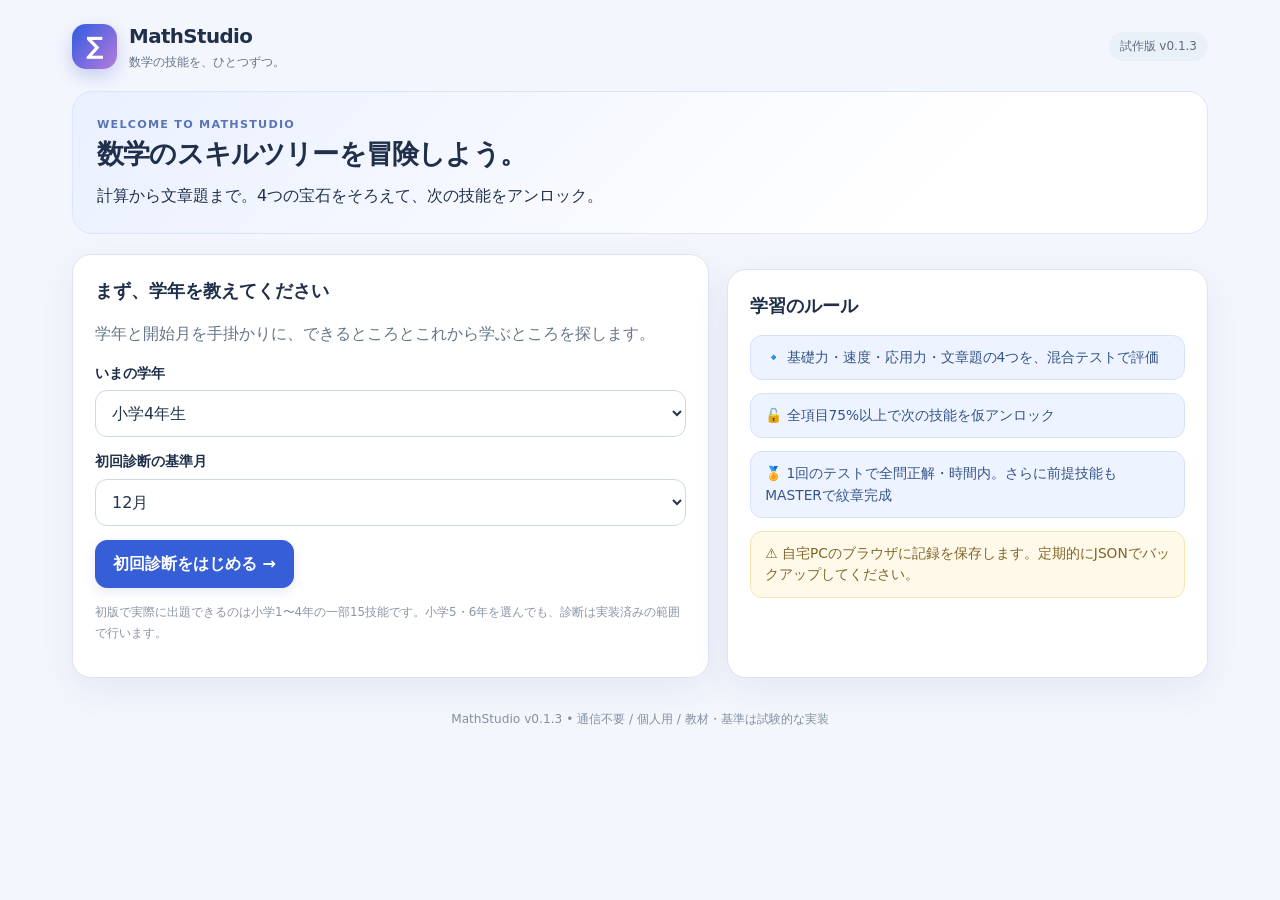
<file: MathStudio_v0.1.3_Standalone.html>
<!doctype html>
<html lang="ja"><head><meta charset="utf-8"><meta name="viewport" content="width=device-width,initial-scale=1"><meta name="color-scheme" content="light"><title>MathStudio v0.1.3 — 単独ファイル版</title><style>:root{--ink:#20304a;--muted:#65758b;--blue:#365ed6;--line:#dce5ef;--bg:#f4f6fd;--white:#fff;--green:#15805e;--shadow:0 12px 36px rgba(28,55,112,.07);font-family:system-ui,-apple-system,'Noto Sans JP','Yu Gothic',sans-serif;color:var(--ink);background:var(--bg);line-height:1.55}*{box-sizing:border-box}body{margin:0}button,input,select,textarea{font:inherit}button{cursor:pointer}button:disabled{cursor:not-allowed;opacity:.45}button:focus-visible,input:focus-visible,textarea:focus-visible,select:focus-visible{outline:3px solid #91abff;outline-offset:2px}h1,h2,h3,p{margin-top:0}h1{font-size:1.35rem;letter-spacing:-.03em}h2{font-size:1.13rem}h3{font-size:1rem;margin-bottom:8px}p{line-height:1.7}.shell{max-width:1180px;padding:22px 22px 54px;margin:auto}.topbar{display:flex;gap:12px;align-items:center;justify-content:space-between;margin-bottom:20px}.brand{display:flex;align-items:center;gap:12px;cursor:pointer}.logo{width:45px;height:45px;display:grid;place-items:center;border-radius:14px;background:linear-gradient(130deg,#2f5be3,#b77bdb);color:white;font-weight:900;font-size:24px;box-shadow:0 7px 18px #6480cc55}.brand strong{font-size:1.24rem;letter-spacing:-.03em}.brand small{display:block;color:var(--muted);font-size:.74rem}.top-actions{display:flex;gap:8px;flex-wrap:wrap}.pill{font-size:.75rem;color:#5f6d84;background:#eaf0f8;border-radius:100px;padding:5px 11px}.btn{background:var(--blue);border:1px solid var(--blue);color:white;font-weight:700;padding:11px 17px;border-radius:12px;box-shadow:0 4px 11px #4a64b322}.btn:hover{filter:brightness(.96)}.btn.secondary{color:#354769;background:white;border-color:var(--line);box-shadow:none}.btn.soft{color:#3157a6;background:#e9eeff;border-color:#e1e8ff;box-shadow:none}.btn.danger{color:#a93445;border:1px solid #ecc4cb;background:#fff5f6;box-shadow:none}.btn.small{font-size:.83rem;padding:7px 12px;border-radius:9px}.page-title{display:flex;align-items:end;justify-content:space-between;gap:15px;flex-wrap:wrap;margin-bottom:18px}.subtitle,.muted{color:var(--muted)}.subtitle{font-size:.9rem}.card{background:white;border:1px solid var(--line);border-radius:19px;box-shadow:var(--shadow);padding:22px}.card+.card{margin-top:15px}.grid2{display:grid;grid-template-columns:1.14fr .86fr;gap:18px}.grid2.equal{grid-template-columns:1fr 1fr}.flex{display:flex;align-items:center;gap:10px}.between{justify-content:space-between}.stack{display:grid;gap:13px}.notice{font-size:.86rem;padding:11px 14px;border-radius:12px;background:#edf4ff;border:1px solid #d4e2ff;color:#36548a}.notice.warn{background:#fff9e9;border-color:#f6e5b0;color:#806529}.notice.good{background:#eaf8f2;border-color:#bce8d6;color:#1a7355}.kicker{letter-spacing:.11em;text-transform:uppercase;font-size:.7rem;font-weight:800;color:#5a75b6}.hero{background:linear-gradient(135deg,#eaf0ff 0%,#ffffff 75%);border:1px solid #dbe5ff;border-radius:20px;padding:24px;margin-bottom:20px}.hero h1{font-size:1.7rem;margin-bottom:6px}.hero p{margin-bottom:0}.statgrid{display:grid;grid-template-columns:repeat(3,1fr);gap:10px}.stat{background:#f5f8fd;padding:16px;border-radius:14px}.stat strong{font-size:1.65rem;display:block;font-variant-numeric:tabular-nums}.stat small{color:var(--muted)}.nav{display:flex;gap:8px;flex-wrap:wrap;margin-bottom:17px}.nav button{border:0;background:#e8edf6;color:#465977;padding:10px 16px;border-radius:11px;font-weight:700}.nav button.active{background:#344f9e;color:white}.track{margin-top:24px}.track-header{display:flex;align-items:center;gap:10px;font-weight:800;margin-bottom:10px}.track-header span{width:33px;height:33px;border-radius:10px;display:grid;place-items:center;background:#eaf0ff;color:#4462bc;font-size:1.3rem}.skill-strip{display:flex;gap:13px;overflow-x:auto;padding:4px 5px 16px}.skill-card{min-width:207px;max-width:207px;text-align:left;border-radius:15px;background:white;border:1px solid #dce5ef;padding:15px;box-shadow:0 5px 16px #2d4e7a0b;position:relative;flex-shrink:0;color:var(--ink)}.skill-card:before{content:'→';position:absolute;top:48%;right:-14px;color:#a4b5c9;font-size:17px;z-index:1}.skill-card:last-child:before{display:none}.skill-card:hover{border-color:#819be9}.skill-card.locked{opacity:.63;background:#f5f7f9}.skill-card.master{background:#f0fcf7;border-color:#87d4b0}.skill-card.pending{background:#fffaf1;border-color:#dfc991}.skill-card.licensed{border-color:#8eabe9}.skill-grade{color:#7584a0;font-size:.72rem}.skill-name{font-weight:800;font-size:.9rem;min-height:44px;margin-top:3px}.skill-foot{font-size:.72rem;margin-top:9px;color:var(--muted)}.gems{display:flex;align-items:center;gap:9px;flex-wrap:wrap}.gem-box{text-align:center;min-width:44px}.gem{--gem:#97a1b4;width:29px;height:33px;display:block;margin:auto;position:relative;clip-path:polygon(25% 0%,75% 0%,100% 28%,85% 80%,50% 100%,15% 80%,0 28%);background:linear-gradient(130deg,#fff8,var(--gem) 32%,#091a2855 72%,var(--gem));border:0;filter:drop-shadow(0 1px 2px #51607133)}.gem:after{content:'';position:absolute;inset:5px 8px 10px 7px;background:#ffffff70;clip-path:polygon(0 0,100% 0,35% 100%)}.gem.gray{filter:grayscale(1);opacity:.29}.gem.bright{filter:drop-shadow(0 0 5px var(--gem)) saturate(1.4)}.gem-box label{display:block;margin-top:5px;font-size:.63rem;color:var(--muted)}.gem-box b{font-size:.72rem}.gem.small{width:17px;height:19px}.seal{width:47px;height:47px;display:grid;place-items:center;flex-shrink:0;border:2px solid #b3c1d7;border-radius:50%;font-weight:900;color:#b1bece;background:#fff;box-shadow:inset 0 0 0 3px #f3f6fb}.seal.master{border-color:#d6ac48;color:#9c6410;background:radial-gradient(circle,#fff9d9,#f5dfa3);box-shadow:0 0 15px #ffdd785c,inset 0 0 0 3px #fff3cd}.seal.pending{border-color:#d6af70;background:#fff8e9;color:#ab8749}.seal.license{color:#4c72ae;border-color:#adc2e6;background:#f1f6ff}.status{font-size:.77rem;font-weight:800;border-radius:25px;padding:4px 9px;background:#f0f3f8;color:#64758a;white-space:nowrap}.status.master{background:#e1f6ec;color:#087c55}.status.pending{background:#fff0d6;color:#985f22}.status.licensed{background:#e7efff;color:#3359a4}.skill-detail{display:grid;gap:14px}.requirements{font-size:.86rem;color:#65758a}.req-links{display:flex;flex-wrap:wrap;gap:6px}.req{font-size:.79rem;padding:7px 9px;background:#f0f4fa;border-radius:8px}.progress{height:9px;background:#e8edf4;border-radius:20px;overflow:hidden;margin:5px 0}.progress>div{height:100%;background:linear-gradient(90deg,#819ae2,#466ddd);border-radius:20px}.metricrow{display:grid;grid-template-columns:80px 1fr 46px;align-items:center;gap:11px;font-size:.83rem;padding:7px 0}.field{display:grid;gap:6px;margin:0 0 14px}.field label{font-weight:800;font-size:.86rem}.field input,.field select,.answer-input{width:100%;border:1px solid #cbd8e8;padding:12px;border-radius:12px;background:white;color:#24354d}.answer-input{font-size:1.16rem}.answer-input.formula{min-height:112px;resize:vertical;font-family:ui-monospace,Consolas,monospace}.hint{font-size:.81rem;color:var(--muted)}.question{background:#f7f9fd;border:1px solid #e6ebf5;border-radius:17px;padding:22px;margin:16px 0}.question p{font-size:1.21rem;font-weight:750;margin-bottom:0;line-height:1.8}.tag{border-radius:100px;font-size:.74rem;padding:4px 10px;background:#e6edff;color:#4764af;font-weight:800}.counter{color:var(--muted);font-size:.85rem}.qnav{display:flex;justify-content:center;gap:6px;flex-wrap:wrap;margin:16px 0}.qnav button{width:33px;height:33px;border:1px solid #d5deec;background:white;border-radius:10px;color:#59708a;font-size:.76rem}.qnav button.filled{background:#e9f0ff;border-color:#99b3fa}.qnav button.current{background:#385fcd;color:white;border-color:#385fcd}.timer{font-variant-numeric:tabular-nums;font-weight:900;font-size:1.55rem}.divider{height:1px;background:var(--line);margin:20px 0}.result-line{padding:12px 0;border-bottom:1px solid #e9eef6}.result-line:last-child{border:0}.result-line.ok{border-left:3px solid #29a67b;padding-left:12px}.result-line.bad{border-left:3px solid #d9686e;padding-left:12px}.result-line.review{border-left:3px solid #d6a94d;padding-left:12px}.result-prompt{font-size:.89rem;font-weight:700}.result-detail{font-size:.82rem;color:var(--muted)}.history-chart{width:100%;max-height:250px}.tabular{font-variant-numeric:tabular-nums}.footer{text-align:center;margin-top:32px;font-size:.76rem;color:#8290a1}.smallnote{font-size:.74rem;color:#8995a6}.diag-dots{display:flex;gap:8px;flex-wrap:wrap}.diag-dots span{padding:6px 10px;border-radius:20px;background:#eef2f8;font-size:.77rem}.diag-dots span.active{background:#dce8ff;color:#355fba;font-weight:800}.diag-dots span.done{background:#e1f5eb;color:#12815e}.loading{padding:50px;text-align:center}input[type=file]{width:100%}@media(max-width:760px){.shell{padding:13px 12px 30px}.grid2,.grid2.equal{grid-template-columns:1fr}.card{padding:16px}.hero{padding:18px}.topbar{align-items:flex-start}.top-actions{justify-content:flex-end}.stat strong{font-size:1.26rem}.stat{padding:10px}.skill-card{min-width:188px;max-width:188px}.question{padding:18px}.question p{font-size:1.08rem}.gem-box{min-width:37px}}
/* Prevent long horizontal skill strips from collapsing the detail panel. */
.grid2{grid-template-columns:minmax(0,1.14fr) minmax(310px,.86fr)}.grid2.equal{grid-template-columns:repeat(2,minmax(0,1fr))}.grid2>*{min-width:0}.skill-strip{max-width:100%}
@media(max-width:760px){.grid2,.grid2.equal{grid-template-columns:minmax(0,1fr)}}
/* v0.1.2: Civ-inspired, factual prerequisite DAG; eras represent school grades. */
.tech-wrap{margin-top:18px;background:#fff;border:1px solid #d6e1ee;border-radius:19px;box-shadow:var(--shadow);overflow:hidden}
.tech-toolbar{display:flex;justify-content:space-between;align-items:center;flex-wrap:wrap;gap:12px;padding:16px 20px 10px;background:#eef3fc}
.tech-tooltitle{display:grid;gap:2px}.tech-tooltitle strong{color:#283e64;font-size:1.04rem}.tech-tooltitle span{font-size:.79rem;color:#627590}
.tech-controls{display:flex;gap:6px;align-items:center}.map-zoom-value{min-width:40px;text-align:center;font-weight:800;font-size:.81rem;color:#4a5e7b}
.tech-legend{display:flex;align-items:center;gap:15px;flex-wrap:wrap;padding:11px 20px;font-size:.74rem;color:#677993;background:#f9fbfe;border-bottom:1px solid #dee6f0}
.tech-legend>span{display:inline-flex;align-items:center;gap:5px}.legend-dot{display:inline-block;width:10px;height:10px;border-radius:50%;background:#e5eaf2;border:1px solid #b8c6d9}.legend-dot.master{background:#28a77c;border-color:#229b71}.legend-dot.licensed{background:#5084e5;border-color:#3474df}.legend-dot.open{background:#fff5da;border-color:#d9aa53}.legend-dot.locked{background:#d7dde7;border-color:#a7b2c5}.legend-line{display:inline-block;width:24px;border-top:3px solid #9db0c7}
.tech-map-scroll{height:min(65vh,720px);min-height:460px;overflow:auto;overscroll-behavior:contain;background:#f3f6fc;scrollbar-width:thin;scrollbar-color:#abbcda #e5ebf4}
.tech-map-scroll:focus-visible{outline:3px solid #5878df;outline-offset:-4px}
.tech-canvas{position:relative;isolation:isolate;font-family:system-ui,-apple-system,'Noto Sans JP','Yu Gothic',sans-serif}
.era-band{position:absolute;top:0;z-index:-3;border-right:2px solid #d6dfec}.era-even{background:#ecf1f8}.era-odd{background:#f6f8fc}.era-future{background:repeating-linear-gradient(135deg,#f0f3f7,#f0f3f7 16px,#e9eff6 16px,#e9eff6 32px)}
.era-head{height:80px;display:grid;justify-items:center;align-content:center;border-bottom:2px solid #cbd7e7;background:linear-gradient(180deg,#dce7fb,#edf3fc);color:#334e79}.era-head strong{font-size:1.23rem}.era-head small{font-size:.68rem;color:#7385a1}.era-index{font-size:.55rem;font-weight:900;letter-spacing:.17em;color:#627ca7}.era-future .era-head{background:linear-gradient(180deg,#e8edf5,#f3f5f8);color:#8490a2}
.tech-lane{position:absolute;left:0;border-bottom:2px dashed #cad6e9;pointer-events:none}.lane-label{position:absolute;left:7px;top:18px;width:99px;display:grid;justify-items:center;gap:7px;font-size:.82rem;color:#435f8a;font-weight:900;text-align:center;line-height:1.25}.lane-label strong{display:grid;place-items:center;width:40px;height:40px;background:#e0eafa;border-radius:13px;color:#3d67c1;font-size:1.35rem}
.tech-edges{position:absolute;inset:0;width:100%;height:100%;z-index:-1;pointer-events:none;overflow:visible}.tech-link{fill:none;stroke:#9eafc7;stroke-width:2.2;opacity:.9;stroke-linecap:round}.tech-link.cross-lane{stroke-dasharray:8 5}.tech-link.complete{stroke:#64bb99}.tech-link.highlight{stroke:#d78d37;stroke-width:3.8;opacity:1;stroke-dasharray:none}
.tech-node{position:absolute;z-index:1;border:1.5px solid #bed0e6;border-left:6px solid #7395ca;border-radius:13px;padding:11px 11px 9px;text-align:left;display:flex;flex-direction:column;justify-content:space-between;background:#fff;box-shadow:0 5px 16px #3d568126;color:#2b3f5c;transition:box-shadow .15s,border-color .15s,transform .15s}.tech-node:hover{z-index:2;transform:translateY(-2px);box-shadow:0 10px 24px #47619e4a}.tech-node:focus-visible{z-index:3;outline:3px solid #3463d1;outline-offset:3px}.tech-node.selected{border-color:#d78d37;box-shadow:0 0 0 4px #f6cf8266,0 8px 23px #2d4f7540;z-index:2}.tech-node.master{background:#e8fbf3;border-left-color:#24a878}.tech-node.licensed{background:#edf3ff;border-left-color:#477fdb}.tech-node.pending{background:#fff8ea;border-left-color:#d8a75e}.tech-node.locked{background:#f4f5f9;border-left-color:#acb9c7;color:#79859a}.tech-node-top,.tech-node-bottom{display:flex;justify-content:space-between;align-items:center;gap:5px}.tech-node-meta{font-size:.66rem;color:#8292ab}.tech-node-name{font-size:.91rem;font-weight:900;line-height:1.3;min-height:37px;display:flex;align-items:center}.tech-status{font-size:.64rem;font-weight:850;color:#4e6686;background:#e8eef7;padding:2px 6px;border-radius:99px;white-space:nowrap}.tech-status.master{background:#b9efd6;color:#167759}.tech-status.licensed{background:#c9daff;color:#315cb0}.tech-status.pending{background:#ffedc6;color:#875e1e}.tech-status.locked{background:#e2e5ed;color:#798398}.tech-gems{display:inline-flex;gap:6px;align-items:center}.tech-gem{display:inline-block;height:17px;width:14px;background:var(--stone);clip-path:polygon(50% 0,100% 40%,82% 86%,50% 100%,18% 86%,0 40%);filter:saturate(.7);opacity:.78}.tech-gem.empty{background:#bfc9d6;opacity:.4}.tech-gem.bright{filter:drop-shadow(0 0 5px var(--stone)) saturate(1.3);opacity:1}.tech-reason{font-size:.59rem;color:#8b99ad;white-space:nowrap}
.tech-map-foot{display:flex;justify-content:space-between;gap:10px;flex-wrap:wrap;padding:10px 19px;font-size:.72rem;color:#657b9b;background:#f3f7fd;border-top:1px solid #dce5f1}
#detail-pane{margin-top:17px;max-width:100%}
@media(max-width:760px){.tech-toolbar{padding:11px}.tech-legend{gap:8px;padding:10px}.tech-map-scroll{height:58vh}.tech-map-foot{padding:8px 11px}}
/* v0.1.3: desktop learning-map viewport; no page-level vertical scrolling. */
html.math-tree-page,html.math-tree-page body{height:100%;overflow:hidden}
.shell.shell-tree{height:100dvh;max-width:none;width:100%;margin:0;padding:10px 14px 11px;display:flex;flex-direction:column;gap:9px;overflow:hidden}
.shell-tree>.topbar{margin:0;flex:0 0 auto;min-height:42px}
.shell-tree .logo{height:39px;width:39px;border-radius:11px;font-size:20px}
.shell-tree .brand strong{font-size:1.13rem}
.shell-tree .nav{margin:0;flex:0 0 auto;padding:3px 4px;border-radius:13px;gap:3px}
.shell-tree .nav button{padding:7px 16px;font-size:.82rem}
.tree-overview{display:flex;justify-content:space-between;align-items:center;gap:12px;flex:0 0 auto;min-height:32px}
.tree-overview h1{font-size:1.12rem;margin:0;white-space:nowrap}
.tree-overview .tree-subtitle{font-size:.75rem;color:var(--muted);margin-left:10px}
.tree-overview .tree-summary{display:flex;gap:7px;align-items:center;justify-content:flex-end;flex-wrap:wrap}
.tree-overview .tree-summary .pill{white-space:nowrap;font-size:.72rem;padding:4px 9px}
.tree-overview .btn{padding:6px 12px}
.shell-tree .footer{display:none}
.shell-tree .tech-wrap{flex:1 1 auto;min-height:0;margin:0;display:flex;flex-direction:column;overflow:hidden;border-radius:14px}
.shell-tree .tech-toolbar{flex:0 0 auto;padding:6px 12px;gap:8px;min-height:40px}
.shell-tree .tech-tooltitle{display:flex;align-items:baseline;gap:12px;white-space:nowrap}
.shell-tree .tech-tooltitle strong{font-size:.94rem}
.shell-tree .tech-tooltitle span{font-size:.72rem}
.shell-tree .tech-controls .btn{padding:4px 11px;border-radius:9px;min-height:29px}
.shell-tree .tech-legend{flex:0 0 auto;padding:5px 13px;min-height:28px;gap:12px;font-size:.7rem}
.tech-track-legend{display:inline-flex;align-items:center;gap:4px}
.tech-track-legend i{display:inline-block;height:10px;width:5px;border-radius:3px}
.tech-map-viewport{position:relative;flex:1 1 auto;min-height:0;overflow:hidden;background:#f3f6fc}
.tech-map-viewport .tech-map-scroll{position:absolute;inset:0;height:100%;min-height:0;max-height:none;overflow:auto;scroll-padding-top:72px}
.tech-grade-overlay{position:absolute;z-index:8;top:0;left:0;right:0;height:61px;overflow:hidden;pointer-events:none;border-bottom:2px solid #b7c9e1;background:linear-gradient(180deg,#d7e4f7,#eef4fc);box-shadow:0 3px 9px #294e7a25}
.tech-grade-strip{position:relative;will-change:transform;height:100%}
.grade-fixed{position:absolute;top:0;height:61px;display:flex;justify-content:center;align-items:center;flex-direction:column;gap:0;border-right:1px solid #c3d3e8;color:#2d4c7a;white-space:nowrap}
.grade-fixed span{font-size:.58rem;letter-spacing:.13em;color:#7187a8;font-weight:900;line-height:1.25}
.grade-fixed strong{font-size:1rem;line-height:1.35}
.grade-fixed small{font-size:.62rem;line-height:1.25;color:#8a98ae}
.grade-fixed.grade-future{background:repeating-linear-gradient(135deg,#edf1f7,#edf1f7 14px,#e3eaf4 14px,#e3eaf4 28px);color:#8d99ab}
.tech-canvas .era-band{top:0;z-index:-2}
.tech-canvas .tech-edges{z-index:0}
.tech-canvas .tech-node{z-index:1;border-left:6px solid var(--track-color);padding:7px 9px 6px;border-radius:11px}
.tech-canvas .tech-node.locked{border-left-color:var(--track-color);opacity:.78}
.tech-canvas .tech-node-name{font-size:.87rem;min-height:24px}
.tech-canvas .tech-node-meta{font-size:.7rem;color:#6a7898;font-weight:700}
.tech-canvas .tech-node-bottom{gap:5px}
.tech-canvas .tech-gem{height:15px;width:13px}
.tech-canvas .tech-status{font-size:.59rem}
.shell-tree .tech-map-foot{flex:0 0 auto;padding:5px 12px;min-height:24px}
.skill-dialog{border:1px solid #cad9ed;border-radius:19px;padding:0;box-shadow:0 25px 100px #132c5270;width:min(610px,calc(100vw - 30px));max-height:min(86dvh,780px);overflow:auto;color:var(--ink);background:#fff}
.skill-dialog::backdrop{background:rgba(18,31,54,.6);backdrop-filter:blur(2px)}
.skill-dialog-titlebar{position:sticky;top:0;z-index:4;display:flex;justify-content:space-between;align-items:center;background:#eef3fc;border-bottom:1px solid #d8e3f0;padding:9px 16px;font-size:.85rem;font-weight:800}
.skill-dialog-close{min-width:34px;min-height:32px;padding:4px 11px;border:1px solid #bacce7;background:#fff;border-radius:9px;font-size:1rem;cursor:pointer}
.skill-dialog .skill-detail{border:0;box-shadow:none;border-radius:0;padding:18px 22px 22px;margin:0}
.skill-dialog .skill-detail .divider{margin:6px 0}
.skill-dialog .skill-detail h3{margin:2px 0 4px}
.skill-dialog .skill-detail .hint{line-height:1.5}
@media(max-width:820px){.tree-overview{align-items:flex-start}.tree-overview .tree-subtitle{display:none}.tree-overview .tree-summary{gap:3px}.shell.shell-tree{padding:7px;gap:6px}.shell-tree .tech-tooltitle span{display:none}.shell-tree .tech-legend{gap:6px;font-size:.65rem}.tech-grade-overlay,.grade-fixed{height:56px}.skill-dialog .skill-detail{padding:13px}}
@media(max-height:650px){.shell-tree .brand small{display:none}.shell-tree .tech-map-foot{display:none}.shell-tree .tech-legend{padding:2px 10px}.shell.shell-tree{gap:5px}.shell-tree .topbar{min-height:36px}.shell-tree .logo{height:34px;width:34px}.skill-dialog{max-height:92dvh}}
</style></head><body><div id="app" aria-live="polite"><div class="loading">MathStudio を準備しています…</div></div><script>/* Working sample. IDs deliberately align with curriculum_285_v0.1.json; the links below are a prototype subgraph, NOT the complete 485-link DAG. */
(function(root,factory){const v=factory();if(typeof module==='object'&&module.exports)module.exports=v;else root.MathSkills=v;})(typeof globalThis==='object'?globalThis:this,function(){
const s=(id,title,grade,month,kind,track,prereq=[],note='')=>({id,title,grade,month,kind,track,prereq,note});
const skills=[
s('e1.number.add_single','1桁のたし算',1,6,'add1','add',[]),
s('e1.number.add_carry','くり上がりのたし算',1,10,'addcarry','add',['e1.number.add_single']),
s('e2.number.add_column','2桁のたし算',2,6,'add2','add',['e1.number.add_carry']),
s('e2.number.mul_equal_groups','同じ数ずつのまとまり',2,9,'groups','mul',['e1.number.add_single']),
s('e2.number.multiplication_table','九九',2,11,'table','mul',['e2.number.mul_equal_groups']),
s('e2.number.mul_2digit_simple','2桁×1桁の暗算',2,2,'mul2simple','mul',['e2.number.multiplication_table']),
s('e3.number.multiply_2by1','2桁×1桁の筆算',3,6,'mul21','mul',['e2.number.mul_2digit_simple']),
s('e3.number.multiply_two_digit_by_two_digit','2桁×2桁の掛け算',3,11,'mul22','mul',['e3.number.multiply_2by1','e2.number.add_column']),
s('e3.number.division_meaning','わり算の意味',3,5,'divMeaning','div',['e2.number.multiplication_table']),
s('e3.number.divide_2by1','2桁÷1桁',3,9,'div21','div',['e3.number.division_meaning']),
s('e4.number.long_division','2桁で割る筆算',4,7,'longdiv','div',['e3.number.divide_2by1','e3.number.multiply_two_digit_by_two_digit']),
s('e2.number.simple_fraction','分数の意味',2,3,'fracConcept','frac',['e1.number.add_single']),
s('e3.number.fraction_unit','分数の大きさ',3,1,'fracUnit','frac',['e2.number.simple_fraction']),
s('e4.number.fraction_add_same','同分母の分数のたし算',4,10,'fracAdd','frac',['e3.number.fraction_unit']),
s('e4.number.fraction_equivalence','等しい分数',4,12,'fracEqual','frac',['e3.number.fraction_unit'])
];
const tracks=[{id:'add',title:'たし算',icon:'＋'},{id:'mul',title:'かけ算',icon:'×'},{id:'div',title:'わり算',icon:'÷'},{id:'frac',title:'分数',icon:'½'}];
function completedBefore(skill,g,m){if(skill.grade<g)return true;if(skill.grade>g)return false;const i=x=>x>=4?x-4:x+8;return i(skill.month)<i(m);}
function startingIndex(track,grade,month){const list=skills.filter(s=>s.track===track);let idx=list.findIndex(s=>!completedBefore(s,grade,month));if(idx<0)return list.length-1;return Math.max(0,idx-1);}
return {skills,tracks,byId:Object.fromEntries(skills.map(s=>[s.id,s])),completedBefore,startingIndex};});

/* MathStudio: offline symbolic equivalence PoC v0.1.2. No eval / network / dependencies. */
(function (root, factory) {
  const api = factory();
  if (typeof module !== 'undefined' && module.exports) module.exports = api;
  else root.MathStudioGrader = api;
})(typeof globalThis === 'object' ? globalThis : this, function () {
  'use strict';
  const MAX_INPUT = 1000, MAX_TOKENS = 300, MAX_TERMS = 2000, MAX_EXP = 16, MAX_DIGITS = 18;
  const fail = (message, code='unsupported') => { const e=new Error(message); e.code=code; throw e; };
  const norm = s => String(s).replace(/[０-９]/g,c=>String(c.charCodeAt(0)-65296))
    .replace(/[＋]/g,'+').replace(/[－−]/g,'-').replace(/[×＊]/g,'*').replace(/[÷／]/g,'/').replace(/[（]/g,'(').replace(/[）]/g,')').replace(/[＝]/g,'=')
    .replace(/\r/g,'').trim();
  const numKey = s => {let t=String(s); if (!/^\d+(?:\.\d+)?$/.test(t)) fail('数字の形式が未対応');
    if (t.replace(/\D/g,'').length>MAX_DIGITS) fail('数値が大きすぎます');
    let [a,b='']=t.split('.'); a=a.replace(/^0+(?=\d)/,''); b=b.replace(/0+$/,''); return b ? a+'.'+b : a; };
  function parse(src) {
    src=norm(src); if (src.length>MAX_INPUT) fail('入力が長すぎます');
    const toks=src.match(/\d+(?:\.\d+)?|[a-zA-Z_][a-zA-Z_0-9]*|[()+\-*/]|\S/g)||[];
    if(toks.length>MAX_TOKENS) fail('式が長すぎます');
    let i=0;
    function primary(depth) {
      if(depth>MAX_EXP) fail('式の入れ子が深すぎます');
      const t=toks[i++];
      if(t==='('){let a=add(depth+1); if(toks[i++]!==')') fail('閉じ括弧が必要です'); return a;}
      if(t==='-') return {kind:'neg',a:primary(depth+1)};
      if(t==='+') return primary(depth+1);
      if(t&&/^\d/.test(t)) return {kind:'number',value:numKey(t)};
      if(t&&/^[a-zA-Z_]/.test(t)) return {kind:'id',value:t};
      fail('式の読み取りに失敗しました');
    }
    function mul(depth){let a=primary(depth); while(toks[i]==='*'||toks[i]==='/'){
      const op=toks[i++]; a={kind:'op',op,a,b:primary(depth)}; }return a;}
    function add(depth){let a=mul(depth); while(toks[i]==='+'||toks[i]==='-'){
      const op=toks[i++]; a={kind:'op',op,a,b:mul(depth)};}return a;}
    const ast=add(0); if(i!==toks.length) fail('未対応の文字または式の構造です'); return ast;
  }
  const C=n=>new Map(n===0n?[]:[['',n]]);
  function monomialAdd(a,b) {const c={}; for(const s of [a,b])if(s)for(const p of s.split('|')){
    const [v,e]=p.split(':');c[v]=(c[v]||0)+Number(e);}
    return Object.keys(c).filter(k=>c[k]).sort().map(k=>k+':'+c[k]).join('|');}
  function pa(a,b,minus=false){const out=new Map(a); for(const [k,v] of b){const r=(out.get(k)||0n)+(minus?-v:v);if(r===0n)out.delete(k);else out.set(k,r);}return out;}
  function pm(a,b){const out=new Map();for(const [k,x]of a)for(const [l,y]of b){
    const key=monomialAdd(k,l),sum=(out.get(key)||0n)+x*y;
    if(sum===0n)out.delete(key);else out.set(key,sum);
    if(out.size>MAX_TERMS)fail('式が複雑すぎます');
  }return out;}
  const rat=(n,d)=>({n,d});
  const ra=(x,y,minus=false)=>rat(pa(pm(x.n,y.d),pm(y.n,x.d),minus),pm(x.d,y.d));
  const rm=(x,y)=>rat(pm(x.n,y.n),pm(x.d,y.d));
  const rd=(x,y)=>{if(y.n.size===0) fail('0で割る式です','invalid'); return rat(pm(x.n,y.d),pm(x.d,y.n));};
  function decimal(s) {let [a,b='']=s.split('.');return rat(C(BigInt(a+b)),C(10n**BigInt(b.length)));}
  const variable=k=>rat(new Map([[k+':1',1n]]),C(1n));
  function substitute(ast,env){
    if(ast.kind==='neg')return rm(rat(C(-1n),C(1n)),substitute(ast.a,env));
    if(ast.kind==='number') {
      if(Object.prototype.hasOwnProperty.call(env.aliases,ast.value))return substitute(env.aliases[ast.value],env);
      if(Object.prototype.hasOwnProperty.call(env.derived,ast.value)) return substitute(parse(env.derived[ast.value]),env);
      if(Object.prototype.hasOwnProperty.call(env.numericNames,ast.value)) {
        const ids=env.numericNames[ast.value]; if(ids.length!==1)fail('同じ値が複数の数量に使われています');return variable(ids[0]);
      }
      if(env.constants.includes(ast.value))return decimal(ast.value);
      fail('数値 '+ast.value+' は問題文・許可定数・確認済み途中式のいずれにもありません。数値を導いた途中式を示してください','invalid');
    }
    if(ast.kind==='id'){if(Object.prototype.hasOwnProperty.call(env.params,ast.value))return variable(ast.value); fail('未知の変数 '+ast.value);}
    const a=substitute(ast.a,env),b=substitute(ast.b,env);
    return ast.op==='+'?ra(a,b):ast.op==='-'?ra(a,b,true):ast.op==='*'?rm(a,b):rd(a,b);
  }
  // An identical printed number may represent two distinct quantities, for
  // example red=1 and blue=1. Enumerate possible symbolic bindings rather than
  // rejecting every equation containing repeated values. An assignment is
  // accepted ONLY when it yields the expected symbolic identity, not just the
  // correct numerical answer for the current values.
  // Cap alternatives to avoid exponential work from untrusted free-form input.
  const MAX_BINDINGS = 2048;
  function candidates(ast,env){
    if(ast.kind==='number'){
      if(Object.prototype.hasOwnProperty.call(env.aliases,ast.value))return candidates(env.aliases[ast.value],env);
      if(Object.prototype.hasOwnProperty.call(env.derived,ast.value))return candidates(parse(env.derived[ast.value]),env);
      if(Object.prototype.hasOwnProperty.call(env.numericNames,ast.value)){
        return env.numericNames[ast.value].map(variable);
      }
      if(env.constants.includes(ast.value))return [decimal(ast.value)];
      fail('数値 '+ast.value+' は問題文・許可定数・確認済み途中式のいずれにもありません。数値を導いた途中式を示してください','invalid');
    }
    if(ast.kind==='id')return [substitute(ast,env)];
    if(ast.kind==='neg')return candidates(ast.a,env).map(x=>rm(rat(C(-1n),C(1n)),x));
    const left=candidates(ast.a,env),right=candidates(ast.b,env);
    if(left.length*right.length>MAX_BINDINGS)fail('同じ数字が多いため、数量の対応を特定できません。別の書き方を試してください');
    const out=[];
    for(const a of left)for(const b of right){
      // The purely symbolic alternatives are small for generated word problems.
      out.push(ast.op==='+'?ra(a,b):ast.op==='-'?ra(a,b,true):ast.op==='*'?rm(a,b):rd(a,b));
    }
    return out;
  }
  function pv(p,values){let out=0n;for(const [k,c]of p){let term=c;
    if(k)for(const q of k.split('|')){const [v,e]=q.split(':');term*=BigInt(values[v])**BigInt(e);}
    out+=term;
  }return out;}
  function value(r,vals){const n=pv(r.n,vals),d=pv(r.d,vals);if(d===0n)fail('0で割る式です','invalid');return {n,d};}
  function equalFrac(a,b) {return a.n*b.d===b.n*a.d;}
  function equalRat(x,y) {return pm(x.n,y.d).size===pm(y.n,x.d).size && polyEqual(pm(x.n,y.d),pm(y.n,x.d));}
  function polyEqual(a,b){if(a.size!==b.size)return false;for(const [k,v]of a)if(b.get(k)!==v)return false;return true;}
  function result(status,detail,extra={}){return {status,detail,...extra};}
  function grade(problem,input) {
    try {
      if(typeof input!=='string'||!input.trim())return result('needs_review','数式を入力してください');
      const params=problem.params;
      const names={};for(const [k,v] of Object.entries(params)) {
        if(!Number.isSafeInteger(v)||v<0)fail('問題データの数値が未対応です');
        (names[String(v)] ||= []).push(k);
      }
      const env={params,numericNames:names,aliases:{},derived:problem.derived_literals||{},constants:(problem.allowed_constants||[]).map(String)};
      for(const [literal,formula] of Object.entries(env.derived)) {
        if(Object.prototype.hasOwnProperty.call(env.numericNames,numKey(literal)))fail('導出値が問題の数量と衝突します');
        const probe=substitute(parse(formula),{...env,derived:{},aliases:{}});
        const vals=Object.fromEntries(Object.entries(params).map(([k,v])=>[k,BigInt(v)]));
        if(!equalFrac(value(probe,vals),value(decimal(numKey(literal)),vals)))fail('導出値と式の対応が間違っています');
      }
      const expected=parse(problem.formula);
      const expectedR=substitute(expected,env); // problem.formula must use variable names
      const values=Object.fromEntries(Object.entries(params).map(([k,v])=>[k,BigInt(v)]));
      const expectedValue=value(expectedR,values);
      // An answer-only input must not be rejected merely because the answer is
      // not one of the story's source quantities. Compare it numerically first;
      // a correct final number without a derivation remains unverified.
      const answerOnly=norm(input);
      if(/^\d+(?:\.\d+)?$/.test(answerOnly)) {
        const match=equalFrac(value(decimal(numKey(answerOnly)),values),expectedValue);
        return match
          ? result('needs_review','答えは一致しますが、式がないため立式の妥当性を確認できません',{reason:'answer_only'})
          : result('incorrect','答えの数値が一致しません',{reason:'wrong_answer'});
      }
      const lines=norm(input).split(/\n+/).map(x=>x.trim()).filter(Boolean);
      if(lines.length>12)fail('途中式が多すぎます');
      let last=null;
      for(let i=0;i<lines.length;i++){
        const parts=lines[i].split('=');
        if(parts.length>2)fail('連続した等式にはまだ対応していません');
        const lhs=parse(parts[0]);
        const possible=candidates(lhs,env), leftR=possible[0];
        if(parts.length===2){
          const rhsText=parts[1].trim(),rhs=numKey(rhsText);
          const v=value(leftR,values),rhsV=value(decimal(rhs),values);
          if(!equalFrac(v,rhsV))return result('incorrect','途中式または答えの計算が一致しません',{line:i+1});
          if(i<lines.length-1){
            if(Object.prototype.hasOwnProperty.call(env.numericNames,rhs))return result('needs_review','途中結果の値が問題文の数値と重なるため判定を保留します',{line:i+1});
            env.aliases[rhs]=lhs; // one-step alias: recursively resolved via numeric names
          }
        }
        last=possible;
      }
      if(!last)return result('needs_review','式を入力してください');
      if(!equalFrac(value(last[0],values),expectedValue))return result('incorrect','今回の数値では正答になりません');
      // A single number with no quantity in formula is not evidence of valid construction.
      if(lines.length===1&&!/[+*/\-]/.test(lines[0].split('=')[0])) return result('needs_review','答えの数値だけでは立式の妥当性を確認できません');
      if(last.some(candidate=>equalRat(candidate,expectedR)))return result('correct','数量の値が同じ場合も、成立する立式を確認しました',{method:'symbolic_identity_with_quantity_bindings'});
      return result('incorrect','今回の答えは一致しますが、数量を変えると成立しない式です',{reason:'coincidental_answer'});
    }catch(e){return result(e.code==='invalid'?'incorrect':'needs_review',e.message,{reason:e.code||'unsupported'});}
  }
  return {grade,parse};
});

/* Offline MathStudio v0.1 core, no eval/new Function/network. UMD for Node and file://. */
(function(root,factory){let deps=typeof module==='object'&&module.exports?{skills:require('./skills.js'),grader:require('./expression_grader.js')}:{skills:root.MathSkills,grader:root.MathStudioGrader};const v=factory(deps);if(typeof module==='object'&&module.exports)module.exports=v;else root.MathEngine=v;})(typeof globalThis==='object'?globalThis:this,function({skills:catalog,grader}){
const rand=(a,b,r=Math.random)=>Math.floor(r()*(b-a+1))+a,choose=(a,r=Math.random)=>a[rand(0,a.length-1,r)];
const gcd=(a,b)=>b?gcd(b,a%b):Math.abs(a),lcm=(a,b)=>a*b/gcd(a,b);
const fstr=(n,d)=>{const g=gcd(n,d);return d/g===1?String(n/g):`${n/g}/${d/g}`;};
const val=(text)=>{if(typeof text!=='string'||text.trim().length>240)return NaN;let ast;try{ast=grader.parse(text.replace(/＝/g,'=').split('=')[0]);}catch{return NaN;}
  const walk=n=>n.kind==='number'?Number(n.value):n.kind==='neg'?-walk(n.a):n.kind==='op'?({'+':(a,b)=>a+b,'-':(a,b)=>a-b,'*':(a,b)=>a*b,'/':(a,b)=>a/b}[n.op])(walk(n.a),walk(n.b)):NaN;
  try{const x=walk(ast);return Number.isFinite(x)?x:NaN;}catch{return NaN;}};
let seq=0;
function makeQuestion(skill,category='basic',r=Math.random){
 const k=typeof skill==='string'?catalog.byId[skill].kind:skill.kind;
 const a=rand(2,9,r),b=rand(2,9,r),c=rand(2,8,r),mode=category;
 let x,y,z,answer,prompt,unit='',formula=null,params=null,allowed_constants=[],hint='数量の関係を確認しよう。';
 // Generated question uses independent source quantities for symbolic word grading wherever possible.
 function finish(answer_,prompt_,extra={}){answer=answer_;prompt=prompt_;Object.assign(extra,{answer,prompt});return extra;}
 let obj={};
 if(['add1','addcarry','add2'].includes(k)){
  if(k==='add1'){x=rand(1,8,r);y=rand(1,9-x,r);}
  if(k==='addcarry'){x=rand(6,9,r);y=rand(11-x,9,r);}
  if(k==='add2'){x=rand(23,68,r);y=rand(13,29,r);if(x===y)y++;}
  z=x+y;
  if(mode==='basic')obj=finish(z,`${x} ＋ ${y} ＝ □`);
  else if(mode==='application')obj=finish(y,`${x} ＋ □ ＝ ${z}。□ はいくつ？`);
  else {obj=finish(z,`赤いシールが${x}枚、青いシールが${y}枚あります。全部で何枚？`,{inputMode:'formula',unit:'枚',params:{a:x,b:y},formula:'a+b'});}
 }else if(['groups','table','mul2simple','mul21','mul22'].includes(k)){
  x=k==='groups'?rand(2,6,r):k==='table'?rand(2,9,r):k==='mul2simple'?rand(11,19,r):k==='mul21'?rand(23,87,r):rand(21,89,r);
  y=k==='mul22'?rand(12,39,r):rand(2,9,r);if(x===y)y=(y===9?2:y+1);
  z=x*y;
  if(mode==='basic')obj=finish(z,`${x} × ${y} ＝ □`);
  else if(mode==='application'){const d=(k==='groups'||k==='table')?2:10;obj=finish(z+x*d,`${x} × (${y} ＋ ${d}) ＝ □`,{allowed_constants:[d]});}
  else obj=finish(z,`1箱に${x}個入ったビー玉が${y}箱あります。全部で何個？`,{inputMode:'formula',params:{a:x,b:y},formula:'a*b',unit:'個'});
 }else if(['divMeaning','div21','longdiv'].includes(k)){
  y=k==='longdiv'?rand(11,19,r):rand(2,9,r);x=k==='divMeaning'?rand(2,9,r):k==='div21'?rand(3,9,r):rand(12,29,r);
  z=x*y;
  if(mode==='basic')obj=finish(x,`${z} ÷ ${y} ＝ □`);
  else if(mode==='application')obj=finish(y,`${z} ÷ □ ＝ ${x}。□ はいくつ？`);
  else obj=finish(x,`${z}個のお菓子を${y}人で同じ数ずつ分けます。1人何個？`,{inputMode:'formula',params:{a:z,b:y},formula:'a/b',unit:'個'});
 }else if(['fracConcept','fracUnit','fracAdd','fracEqual'].includes(k)){
  let d=choose([3,4,5,6,7,8,9,10,12],r),n=rand(1,d-1,r),q=rand(1,d-1,r);
  if(n===q)q=q<d-1?q+1:q-1;
  if(k==='fracConcept'||k==='fracUnit'){
   if(mode==='basic')obj=finish(n/d,`1つを${d}等分したうちの${n}つ分。分数で表すと？`,{displayAnswer:fstr(n,d)});
   else if(mode==='application')obj=finish(n,`${n}/${d} は、1/${d} が何個集まった数？`);
   else obj=finish(n/d,`テープを${d}等分し、そのうち${n}つ分を使いました。全体の何分のいくつ？`,{displayAnswer:fstr(n,d),inputMode:'value',unit:''});
  }else if(k==='fracAdd'){
   if(mode==='basic')obj=finish((n+q)/d,`${n}/${d} ＋ ${q}/${d} ＝ □`,{displayAnswer:fstr(n+q,d)});
   else if(mode==='application')obj=finish(q/d,`${n}/${d} ＋ □ ＝ ${n+q}/${d}。□ は？`,{displayAnswer:fstr(q,d)});
   else obj=finish((n+q)/d,`水を${n}/${d} Lと${q}/${d} L用意しました。合わせて何L？`,{displayAnswer:fstr(n+q,d),inputMode:'value',unit:'L'});
  }else{
   const t=rand(2,4,r);
   if(mode==='basic')obj=finish(n*t,`${n}/${d} ＝ □/${d*t}。□ はいくつ？`);
   else if(mode==='application')obj=finish(d*t,`${n}/${d} ＝ ${n*t}/□。□ はいくつ？`);
   else obj=finish(n/d,`ピザ${n*t}切れを${d*t}等分した全体から食べました。食べた割合を分数で答えてください。`,{displayAnswer:fstr(n,d),inputMode:'value'});
  }
 }else{throw Error('未対応の技能 '+k);}
 const out={id:`q_${Date.now().toString(36)}_${seq++}`,skillId:typeof skill==='string'?skill:skill.id,category,prompt:obj.prompt,answer:obj.answer,displayAnswer:obj.displayAnswer||String(obj.answer),inputMode:obj.inputMode||'value',params:obj.params,formula:obj.formula,allowed_constants:obj.allowed_constants||[],unit:obj.unit||'',hint};
 return out;
}
function scoreAnswer(q,input){const t=String(input||'').trim();if(!t)return{status:'incorrect',detail:'未回答'};
 if(q.inputMode==='formula'){
    if(!grader||!grader.grade)return{status:'needs_review',detail:'数式判定が利用できません'};
    const res=grader.grade({params:q.params,formula:q.formula,allowed_constants:q.allowed_constants},t);
    return res;
 }
 const n=val(t);if(!Number.isFinite(n))return{status:'incorrect',detail:'数値・分数として読み取れません'};
 return Math.abs(n-q.answer)<=1e-9*Math.max(1,Math.abs(q.answer))?{status:'correct',detail:'正解'}:{status:'incorrect',detail:'答えが違います'};
}
// Estimated seconds, only prototype heuristics, NOT measured or empirically calibrated.
function secFor(skill,cat){const g=typeof skill==='string'?catalog.byId[skill].grade:skill.grade;const base={basic:[35,45,55,70],application:[70,85,100,120],word:[110,130,150,180]};return base[cat][Math.min(3,g-1)];}
function buildTest(skill,seed=Math.random){skill=typeof skill==='string'?catalog.byId[skill]:skill;
 const cats=['basic','application','word'];const n={basic:5,application:4,word:4};const budget=25*60,spare=120;
 const time=()=>cats.reduce((t,c)=>t+n[c]*secFor(skill,c),spare);
 let loops=0;while(time()<22*60&&loops++<30){const c=cats[loops%3];if(time()+secFor(skill,c)>30*60)break;n[c]++;}
 let questions=[],seen=new Set();
 for(const cat of cats)for(let i=0;i<n[cat];i++){
  let q,tries=0;do{q=makeQuestion(skill,cat,seed);}while(seen.has(cat+q.prompt)&&++tries<30);
  seen.add(cat+q.prompt);questions.push(q);
 }
 // Shuffle deterministic for injected pseudo-random testing.
 for(let i=questions.length-1;i>0;i--){const j=rand(0,i,seed);[questions[i],questions[j]]=[questions[j],questions[i]];}
 return {mode:'master',skillId:skill.id,questions,targetSeconds:time(),estimatedSeconds:time()-spare,createdAt:Date.now()};
}
function gradeTest(test,answers,elapsedSeconds){const results=test.questions.map((q,i)=>scoreAnswer(q,answers[i]||''));
 const n={basic:0,application:0,word:0},ok={basic:0,application:0,word:0};
 test.questions.forEach((q,i)=>{n[q.category]++;if(results[i].status==='correct')ok[q.category]++;});
 const percent=c=>Math.round(100*ok[c]/Math.max(1,n[c]));
 const base=percent('basic'),app=percent('application'),word=percent('word');
 const timeScore=elapsedSeconds<=0?100:Math.min(100,Math.floor(100*test.targetSeconds/elapsedSeconds));
 const totalCorrect=results.filter(r=>r.status==='correct').length;
 // Speed jewel measures elapsed time only. Accuracy is assessed by the other three jewels.
 // A perfect/master result STILL requires every question correct and elapsed <= target.
 const speed=timeScore;
 const metrics={basic:base,speed,application:app,word};
 const provisional=Object.values(metrics).every(v=>v>=75),perfect=results.every(r=>r.status==='correct')&&elapsedSeconds<=test.targetSeconds;
 return {results,metrics,provisional,perfect,elapsedSeconds,correct:totalCorrect,count:results.length,needsReview:results.some(r=>r.status==='needs_review')};
}
function masteryStatus(id,records,diagnosticAccess=[]){const s=catalog.byId[id];const own=!!records[id]?.selfMaster;const inherited=s.prereq.every(p=>!!records[p]?.master);
 if(own&&inherited)return'master';if(own)return'pending';if(records[id]?.license)return'licensed';
 if(s.prereq.every(p=>!!records[p]?.license||!!records[p]?.master))return'open';
 if(s.prereq.length===0||diagnosticAccess.includes(id))return'open';return'locked';}
function recalc(records){let changed=true,i=0;while(changed&&i++<catalog.skills.length){changed=false;for(const s of catalog.skills){const rec=records[s.id]||(records[s.id]={});const m=!!rec.selfMaster&&s.prereq.every(p=>records[p]?.master);if(!!rec.master!==m){rec.master=m;changed=true;}}}return records;}
function applyResult(records,id,result,elapsed,testMeta){const rec=records[id]||(records[id]={});rec.metrics=result.metrics;rec.attempts=(rec.attempts||0)+1;
 if(result.provisional)rec.license=true;
 if(result.perfect)rec.selfMaster=true;
 rec.lastAttempt=new Date().toISOString();rec.lastScore=result.correct+'/'+result.count;rec.bestPercent=Math.max(rec.bestPercent||0,Math.floor(result.correct/result.count*100));
 rec.history=Array.isArray(rec.history)?rec.history:[];
 rec.history.push({at:rec.lastAttempt,metrics:result.metrics,provisional:result.provisional,perfect:result.perfect,elapsedSeconds:elapsed,correct:result.correct,count:result.count,testId:testMeta||null});
 recalc(records);return rec;
}
// Upgrade records created with the earlier ambiguous-number grading and the
// incorrect speed=min(time,accuracy) rule. No test is re-taken; saved questions,
// answers, and elapsed time are rescored in place. Preserve previously earned
// achievements; a fix can grant a deserved achievement, not take one away.
function repairStoredGrades(state){
 if(!state||!Array.isArray(state.attemptsHistory))return {rescored:0,upgraded:0};
 const latest=new Map();let rescored=0,upgraded=0;
 for(const h of state.attemptsHistory){
  if(!h||!catalog.byId[h.skillId]||!h.test||!Array.isArray(h.test.questions)||!h.test.questions.length||!Array.isArray(h.answers)||!Number.isFinite(h.elapsedSeconds))continue;
  try{
   const r=gradeTest(h.test,h.answers,h.elapsedSeconds);
   const prevPerfect=!!h.perfect,prevProvisional=!!h.provisional;
   Object.assign(h,{results:r.results,metrics:r.metrics,perfect:r.perfect,provisional:r.provisional,correct:r.correct,count:r.count});
   if((!prevPerfect&&r.perfect)||(!prevProvisional&&r.provisional))upgraded++;
   latest.set(h.skillId,h);rescored++;
   const rec=state.records[h.skillId]||(state.records[h.skillId]={});
   if(r.provisional)rec.license=true;
   if(r.perfect){rec.selfMaster=true;rec.license=true;}
   rec.bestPercent=Math.max(rec.bestPercent||0,Math.floor(r.correct/r.count*100));
   if(Array.isArray(rec.history)){
    const prior=rec.history.find(x=>x.testId===h.test.createdAt&&x.at===h.at);
    if(prior)Object.assign(prior,{metrics:r.metrics,provisional:r.provisional,perfect:r.perfect,elapsedSeconds:h.elapsedSeconds,correct:r.correct,count:r.count});
   }
  }catch{ /* skip malformed legacy record without deleting the user's data */ }
 }
 for(const [id,h]of latest){
  const rec=state.records[id];rec.metrics=h.metrics;rec.lastScore=h.correct+'/'+h.count;
 }
 recalc(state.records);
 if(state.lastResult){
  const h=state.attemptsHistory.find(x=>x.skillId===state.lastResult.skillId&&x.at===state.lastResult.at);
  if(h)state.lastResult={...h,recMaster:!!state.records[h.skillId]?.master};
 }
 return {rescored,upgraded};
}
function makeDiagnosis(profile,r=Math.random){const steps=catalog.tracks.map(t=>({track:t.id,index:catalog.startingIndex(t.id,Number(profile.grade),Number(profile.month)),attempts:0,probes:0,done:false,status:'pending',last:null}));return {steps,index:0,question:null,logs:[],startedAt:new Date().toISOString()};}
function currentDiagnosticSkill(d){let step=d.steps[d.index];if(!step)return null;let list=catalog.skills.filter(s=>s.track===step.track);return list[step.index];}
function nextDiagnosticQuestion(d,r=Math.random){let step=d.steps[d.index];if(!step)return null;const skill=currentDiagnosticSkill(d);d.question=makeQuestion(skill,'basic',r);return d.question;}
function diagnoseAnswer(d,input){const step=d.steps[d.index];const q=d.question;const r=scoreAnswer(q,input);d.logs.push({skillId:q.skillId,prompt:q.prompt,answer:input,status:r.status});
 step.probes++;step.attempts+=r.status==='correct'?1:0;
 if(step.probes<3){d.question=null;return {result:r,done:false,advance:false};}
 const list=catalog.skills.filter(s=>s.track===step.track),passed=step.attempts>=2;
 step.last={skillId:list[step.index].id,passed,score:step.attempts};
 // bounded upward/downward exploration, at most 3 sampled levels per track.
 step.levelsChecked=(step.levelsChecked||0)+1;
 if(step.levelsChecked<3 && passed && step.index<list.length-1){step.index++;step.probes=0;step.attempts=0;d.question=null;return {result:r,done:false,advance:true};}
 if(step.levelsChecked<3 && !passed && step.index>0){step.index--;step.probes=0;step.attempts=0;d.question=null;return {result:r,done:false,advance:true};}
 step.done=true;step.status=passed?'passed':'needs_learning';step.recommendSkillId=passed&&step.index<list.length-1?list[step.index+1].id:list[step.index].id;
 d.index++;d.question=null;return {result:r,done:d.index>=d.steps.length,advance:true};
}
return {makeQuestion,scoreAnswer,buildTest,gradeTest,masteryStatus,recalc,applyResult,repairStoredGrades,makeDiagnosis,nextDiagnosticQuestion,diagnoseAnswer,currentDiagnosticSkill,secFor,val,catalog};
});

/* MathStudio v0.1.3: compact grade-based technology graph, sticky era strip and fit-to-viewport. */
(function(root,factory){const v=factory();if(typeof module==='object'&&module.exports)module.exports=v;else root.MathTechTree=v;})(typeof globalThis==='object'?globalThis:this,function(){
'use strict';
const FIRST_GRADE=1,LAST_GRADE=6,COL=246,MARGIN=44,NODE_W=208,NODE_H=80,STEP=94,TOP=68;
const HEADER_H=61;
let zoom=1,manualZoom=false,lastPosition=null,observer=null;
const safe=v=>String(v??'').replace(/[&<>"']/g,c=>({'&':'&amp;','<':'&lt;','>':'&gt;','"':'&quot;',"'":'&#39;'}[c]));
const statusText={master:'MASTER',pending:'認定待ち',licensed:'仮免',open:'学習可能',locked:'未解放'};
const trackColor={add:'#5a7de0',mul:'#9b65d0',div:'#e49b40',frac:'#1ba286'};
function makeLayout(skills,tracks){
 const grades=Array.from({length:LAST_GRADE-FIRST_GRADE+1},(_,i)=>i+FIRST_GRADE);
 const order=new Map(tracks.map((t,i)=>[t.id,i]));
 const positions={};let largest=1;
 for(const grade of grades){
  const group=skills.filter(s=>s.grade===grade).sort((a,b)=>(order.get(a.track)??99)-(order.get(b.track)??99)||((a.month+8)%12)-((b.month+8)%12)||a.id.localeCompare(b.id));
  largest=Math.max(largest,group.length);
  group.forEach((s,row)=>{positions[s.id]={x:MARGIN+(grade-FIRST_GRADE)*COL+17,y:TOP+12+row*STEP,width:NODE_W,height:NODE_H,grade,track:s.track,row};});
 }
 const links=[];
 for(const s of skills)for(const p of s.prereq){if(positions[p]&&positions[s.id])links.push({from:p,to:s.id,crossTrack:positions[p].track!==positions[s.id].track});}
 return {width:MARGIN+grades.length*COL,height:TOP+22+largest*STEP,grades,positions,links,colWidth:COL,leftMargin:MARGIN,nodeWidth:NODE_W,nodeHeight:NODE_H,headerHeight:HEADER_H};
}
function gem(m,key,color){let v=Number.isFinite(m?.[key])?m[key]:0;return `<span class="tech-gem ${v>=100?'bright':v===0?'empty':''}" style="--stone:${color}" title="${safe({basic:'基礎力',speed:'速度',application:'応用力',word:'文章題'}[key])} ${v}%"></span>`;}
function bezier(a,b){
 if(a.x===b.x){const x=a.x+a.width*.5,y1=a.y+a.height+2,y2=b.y-2;return `M ${x} ${y1} C ${x+18} ${y1+10}, ${x+18} ${y2-10}, ${x} ${y2}`;}
 const x1=a.x+a.width+1,y1=a.y+a.height/2,x2=b.x-1,y2=b.y+b.height/2;
 const bend=Math.max(24,(x2-x1)*.42);
 return `M ${x1} ${y1} C ${x1+bend} ${y1}, ${x2-bend} ${y2}, ${x2} ${y2}`;
}
function render({skills,tracks,statusOf,records,selectedId,recommendations=[]}){
 const l=makeLayout(skills,tracks),selected=skills.find(s=>s.id===selectedId),focusSet=new Set([selectedId,...(selected?.prereq||[]),...skills.filter(s=>s.prereq.includes(selectedId)).map(s=>s.id)]);
 const bands=l.grades.map((g,i)=>`<div class="era-band ${i%2?'era-even':'era-odd'} ${g>4?'era-future':''}" style="left:${MARGIN+i*COL}px;width:${COL}px;height:${l.height}px"></div>`).join('');
 const years=l.grades.map((g,i)=>`<div class="grade-fixed ${g>4?'grade-future':''}" style="left:${(MARGIN+i*COL)*zoom}px;width:${COL*zoom}px"><span>GRADE ${g}</span><strong>小学${g}年</strong>${g>4?'<small>準備中</small>':''}</div>`).join('');
 const tracksLegend=tracks.map(t=>`<span class="tech-track-legend"><i style="background:${trackColor[t.id]||'#789'}"></i>${safe(t.title)}</span>`).join('');
 const links=l.links.map(edge=>{const a=l.positions[edge.from],b=l.positions[edge.to],selectedEdge=edge.from===selectedId||edge.to===selectedId,done=statusOf(edge.from)==='master';return `<path class="tech-link ${edge.crossTrack?'cross-lane':''} ${done?'complete':''} ${selectedEdge?'highlight':''}" d="${bezier(a,b)}" data-source="${safe(edge.from)}" data-target="${safe(edge.to)}"/>`;}).join('');
 const nodes=skills.map(s=>{const p=l.positions[s.id],st=statusOf(s.id),record=records[s.id],isFocus=s.id===selectedId,near=focusSet.has(s.id),reason=s.prereq.length?`前提 ${s.prereq.length} 件`:'基礎技能',track=tracks.find(t=>t.id===s.track);return `<button class="tech-node ${st} ${isFocus?'selected':''} ${near?'related':''}" style="left:${p.x}px;top:${p.y}px;width:${NODE_W}px;height:${NODE_H}px;--track-color:${trackColor[s.track]||'#7395ca'}" data-id="${safe(s.id)}" data-act="select" aria-pressed="${isFocus}" aria-haspopup="dialog" aria-label="小学${s.grade}年・${safe(s.title)}・${statusText[st]||st}"><div class="tech-node-top"><span class="tech-node-meta">${safe(track?.icon||'◇')} ${safe(track?.title||s.track)}</span><span class="tech-status ${st}">${statusText[st]||safe(st)}</span></div><span class="tech-node-name">${safe(s.title)}</span><span class="tech-node-bottom"><span class="tech-gems">${gem(record?.metrics,'basic','#e15f6b')}${gem(record?.metrics,'speed','#5383df')}${gem(record?.metrics,'application','#21a57d')}${gem(record?.metrics,'word','#dca33f')}</span><span class="tech-reason">${safe(reason)} ${recommendations.includes(s.id)?'◎':''}</span></span></button>`;}).join('');
 const selCount=selected?.prereq.length||0;
 return `<section class="tech-wrap" aria-label="学年別スキル技術ツリー"><div class="tech-toolbar"><div class="tech-tooltitle"><strong>技術ツリー</strong><span>技能をクリックして宝石・問題を表示</span></div><div class="tech-controls"><button class="btn secondary small" data-act="map-fit" title="学年全体が見える倍率に調整">全体表示</button><button class="btn secondary small" data-act="map-focus" title="選択した技能へ移動">◎</button><button class="btn secondary small" data-act="map-zoom-out" aria-label="縮小">−</button><span class="map-zoom-value">${Math.round(zoom*100)}%</span><button class="btn secondary small" data-act="map-zoom-in" aria-label="拡大">＋</button></div></div><div class="tech-legend">${tracksLegend}<span><i class="legend-dot master"></i>MASTER</span><span><i class="legend-dot licensed"></i>仮免</span><span><i class="legend-dot locked"></i>未解放</span><span><i class="legend-line"></i>前提</span></div><div class="tech-map-viewport" id="tech-map-viewport"><div class="tech-map-scroll" id="tech-map-scroll" tabindex="0" aria-label="学年見出しは固定、技能ツリーは必要な場合のみ左右・上下にスクロール"><div class="tech-canvas" style="width:${l.width}px;height:${l.height}px;zoom:${zoom}">${bands}<svg class="tech-edges" xmlns="http://www.w3.org/2000/svg" viewBox="0 0 ${l.width} ${l.height}" aria-hidden="true" preserveAspectRatio="none">${links}</svg>${nodes}</div></div><div class="tech-grade-overlay" aria-hidden="true"><div class="tech-grade-strip" style="width:${l.width*zoom}px;height:${HEADER_H}px">${years}</div></div></div><div class="tech-map-foot"><span>15技能は試作教材・小5〜6は準備中 / 前提線 ${l.links.length}本</span><span>選択中：${safe(selected?.title||'なし')}　前提 ${selCount}件</span></div></section>`;
}
function scrollEl(){return typeof document!=='undefined'?document.getElementById('tech-map-scroll'):null;}
function memorize(){const el=scrollEl();if(el)lastPosition={left:el.scrollLeft,top:el.scrollTop};}
function syncGrades(){const el=scrollEl(),strip=document.querySelector('.tech-grade-strip');if(el&&strip)strip.style.transform=`translate3d(${-el.scrollLeft}px,0,0)`;}
function setZoom(z){zoom=z;const canvas=document.querySelector('.tech-canvas'),strip=document.querySelector('.tech-grade-strip');if(canvas)canvas.style.zoom=zoom;if(strip){strip.style.width=`${(MARGIN+6*COL)*zoom}px`;strip.querySelectorAll('.grade-fixed').forEach((e,i)=>{e.style.left=`${(MARGIN+i*COL)*zoom}px`;e.style.width=`${COL*zoom}px`;});}const value=document.querySelector('.map-zoom-value');if(value)value.textContent=`${Math.round(zoom*100)}%`;syncGrades();}
function fit(){const el=scrollEl(),canvas=document.querySelector('.tech-canvas');if(!el||!canvas)return;const w=Number.parseFloat(canvas.style.width),h=Number.parseFloat(canvas.style.height);if(!w||!h)return;const ideal=Math.min((el.clientWidth-3)/w,(el.clientHeight-8)/h);const best=Math.max(.68,Math.min(1.18,Math.floor(ideal*100)/100));setZoom(best);el.scrollLeft=0;el.scrollTop=0;syncGrades();}
function restore(selectedId){const el=scrollEl();if(!el)return;if(observer)observer.disconnect();el.addEventListener('scroll',syncGrades,{passive:true});if(!manualZoom)fit();if(lastPosition){el.scrollLeft=lastPosition.left;el.scrollTop=lastPosition.top;}else if(manualZoom)focus(selectedId,'center');syncGrades();if(typeof ResizeObserver!=='undefined'){observer=new ResizeObserver(()=>{if(!manualZoom)fit();else syncGrades();});observer.observe(document.getElementById('tech-map-viewport'));}}
function focus(id,mode='center'){const container=scrollEl(),node=[...document.querySelectorAll('.tech-node')].find(n=>n.dataset.id===id);if(!container||!node)return;const left=node.offsetLeft*zoom,top=node.offsetTop*zoom;container.scrollLeft=Math.max(0,left-container.clientWidth*(mode==='center'?.36:.14));container.scrollTop=Math.max(0,top-container.clientHeight*.36-HEADER_H);memorize();syncGrades();}
function adjustZoom(delta,selectedId){memorize();manualZoom=true;setZoom(Math.round(Math.min(1.5,Math.max(.65,zoom+delta))*100)/100);focus(selectedId);}
function resetFit(){manualZoom=false;lastPosition=null;fit();}
return{makeLayout,render,memorize,restore,focus,adjustZoom,resetFit,syncGrades};
});

(function(){'use strict';
const E=window.MathEngine,S=window.MathSkills,KEY='MathStudio.v0.1.local';
const $=s=>document.querySelector(s),esc=v=>String(v??'').replace(/[&<>"']/g,c=>({'&':'&amp;','<':'&lt;','>':'&gt;','"':'&quot;',"'":'&#39;'}[c]));
const ms=()=>Date.now();
const fresh=()=>({schema_version:1,profile:null,records:{},recommendations:[],diagnosis:null,active:null,practice:null,lastResult:null,attemptsHistory:[],practiceHistory:[],nav:'tree',selectedId:null,createdAt:new Date().toISOString()});
let state;try{state=JSON.parse(localStorage.getItem(KEY))||fresh();if(state.schema_version!==1||typeof state.records!=='object')state=fresh();}catch{state=fresh();}
let saveError=false;
// Rescore legacy history once, preserving localStorage and all answers.
if(state.profile && state.gradingRevision!==2){E.repairStoredGrades(state);state.gradingRevision=2;save();}
function save(){try{localStorage.setItem(KEY,JSON.stringify(state));saveError=false;}catch(e){saveError=true;const el=$('#storage-warning');if(el)el.textContent='保存に失敗しました。データをJSONでバックアップしてください。';}}
const badge=(status)=>({master:['MASTER','master'],pending:['認定待ち','pending'],licensed:['仮免','licensed'],open:['学習可能','open'],locked:['未解放','locked']}[status]||['','']);
const elapsed=()=>{const a=state.active;return a?Math.max(1,Math.floor((a.elapsedBase||0)+(!a.paused&&a.startedAt?(ms()-a.startedAt)/1000:0))):0;};
const clock=sec=>`${String(Math.floor(sec/60)).padStart(2,'0')}:${String(Math.floor(sec%60)).padStart(2,'0')}`;
const metrics=[['basic','基礎力','#e15f6b'],['speed','速度','#5383df'],['application','応用力','#21a57d'],['word','文章題','#dca33f']];
const displayMetric=(m,small=false)=>`<div class="gems">${metrics.map(([k,label,color])=>{let v=Number.isFinite(m?.[k])?m[k]:0;return `<div class="gem-box"><span class="gem ${v>=100?'bright':!v?'gray':''} ${small?'small':''}" style="--gem:${color}" title="${label} ${v}%"></span>${small?'':`<label>${label}</label><b class="tabular">${v}%</b>`}</div>`;}).join('')}</div>`;
function statusOf(id){return E.masteryStatus(id,state.records,state.recommendations);}
function summary(){const all=S.skills,master=all.filter(s=>statusOf(s.id)==='master').length,licenses=all.filter(s=>state.records[s.id]?.license).length,attempts=state.attemptsHistory.length;return{master,licenses,attempts};}
const head=()=>`<header class="topbar"><div class="brand" data-act="nav" data-value="tree"><div class="logo">∑</div><div><strong>MathStudio</strong><small>数学の技能を、ひとつずつ。</small></div></div><div class="top-actions"><span class="pill">試作版 v0.1.3</span>${state.profile?'<button class="btn secondary small" data-act="export">学習データを保存</button>':''}</div></header>`;
function frame(content,isTree=false){document.documentElement.classList.toggle('math-tree-page',isTree);$('#app').innerHTML=`<div class="shell ${isTree?'shell-tree':''}">${head()}${saveError?'<div id="storage-warning" class="notice warn">端末への保存に失敗しました。データを書き出してください。</div>':''}${content}<div class="footer">MathStudio v0.1.3 • 通信不要 / 個人用 / 教材・基準は試験的な実装</div></div>`;}
function onboard(){const month=new Date().getMonth()+1;frame(`<div class="hero"><div class="kicker">WELCOME TO MATHSTUDIO</div><h1>数学のスキルツリーを冒険しよう。</h1><p>計算から文章題まで。4つの宝石をそろえて、次の技能をアンロック。</p></div><div class="grid2"><section class="card"><h2>まず、学年を教えてください</h2><p class="muted">学年と開始月を手掛かりに、できるところとこれから学ぶところを探します。</p><div class="field"><label for="grade">いまの学年</label><select id="grade">${Array.from({length:6},(_,i)=>`<option value="${i+1}" ${i===3?'selected':''}>小学${i+1}年生</option>`).join('')}</select></div><div class="field"><label for="month">初回診断の基準月</label><select id="month">${Array.from({length:12},(_,i)=>`<option value="${i+1}" ${month===i+1?'selected':''}>${i+1}月</option>`).join('')}</select></div><button class="btn" data-act="begin">初回診断をはじめる →</button><p class="smallnote" style="margin-top:14px">初版で実際に出題できるのは小学1〜4年の一部15技能です。小学5・6年を選んでも、診断は実装済みの範囲で行います。</p></section><section class="card"><h2>学習のルール</h2><div class="stack"><div class="notice">🔹 基礎力・速度・応用力・文章題の4つを、混合テストで評価</div><div class="notice">🔓 全項目75%以上で次の技能を仮アンロック</div><div class="notice">🏅 1回のテストで全問正解・時間内。さらに前提技能もMASTERで紋章完成</div><div class="notice warn">⚠ 自宅PCのブラウザに記録を保存します。定期的にJSONでバックアップしてください。</div></div></section></div>`);}
function navBar(){return `<div class="nav"><button class="${state.nav==='tree'?'active':''}" data-act="nav" data-value="tree">◇ スキルツリー</button><button class="${state.nav==='progress'?'active':''}" data-act="nav" data-value="progress">↗ 学習の記録</button><button class="${state.nav==='settings'?'active':''}" data-act="nav" data-value="settings">⚙ 設定・バックアップ</button></div>`;}
function skillCard(s){let st=statusOf(s.id),rec=state.records[s.id];return `<button class="skill-card ${st}" data-act="select" data-id="${s.id}" aria-label="${esc(s.title)}"><div class="flex between"><span class="skill-grade">小${s.grade}年・${s.month}月目安</span><span class="status ${st}">${badge(st)[0]}</span></div><div class="skill-name">${esc(s.title)}</div><div class="flex between"><div>${displayMetric(rec?.metrics,true)}</div><div class="seal ${st==='master'?'master':st==='pending'?'pending':st==='licensed'?'license':''}">${st==='master'?'★':st==='pending'?'⌛':st==='licensed'?'◇':st==='locked'?'🔒':'✧'}</div></div><div class="skill-foot">${st==='locked'?'前提技能が必要':rec?.lastScore?'前回 '+rec.lastScore:'まだ受験していません'}</div></button>`;}
function detail(id){let s=S.byId[id];if(!s)return'';const st=statusOf(id),rec=state.records[id]||{};
 const prereq=s.prereq.length?`<div class="req-links">${s.prereq.map(p=>`<span class="req">${statusOf(p)==='master'?'✓':'○'} ${esc(S.byId[p]?.title||p)}</span>`).join('')}</div>`:'<div class="muted">前提技能なし（試作グラフ内）</div>';
 return `<section class="card skill-detail"><div class="flex between"><div><div class="kicker">小${s.grade}年 相当 / ${s.track.toUpperCase()}</div><h2 id="skill-dialog-title" style="margin-bottom:0">${esc(s.title)}</h2></div><div class="seal ${st==='master'?'master':st==='pending'?'pending':st==='licensed'?'license':''}">${st==='master'?'★':st==='pending'?'⌛':'◇'}</div></div><span class="status ${st}" style="width:max-content">${badge(st)[0]}</span><div class="divider" style="margin:2px 0"></div><h3>4つの宝石</h3>${displayMetric(rec.metrics)}<p class="smallnote">宝石の数値は直近の正式テストの結果です。MASTER判定には、1回のテストで全問正解・時間内が必要です。</p><h3>必要な前提技能</h3>${prereq}${st==='pending'?'<div class="notice warn">自身のテストは満点達成済み。前提技能の完全マスターを待っています。</div>':''}${state.recommendations.includes(id)?'<div class="notice">初回診断でおすすめされた技能です。診断だけではマスター認定されません。</div>':''}${st==='locked'?'<div class="notice warn">前提技能が仮免以上になると解放されます。診断で選ばれた場合は例外的に挑戦できます。</div>':''}<div class="flex" style="flex-wrap:wrap"><button class="btn soft" data-act="practice" data-id="${id}" ${st==='locked'?'disabled':''}>短い練習をする</button><button class="btn" data-act="test" data-id="${id}" ${st==='locked'?'disabled':''}>${st==='master'?'もう一度挑戦':'混合マスターテストに挑戦'} →</button></div><div class="hint">正式テストは想定20〜30分。終了時まで答えを見せません。計測は休憩中に一時停止できます。</div></section>`;
}
function tree(showDialog=false){
 const sum=summary(),rec=state.selectedId&&S.byId[state.selectedId]?state.selectedId:(state.recommendations[0]||S.skills[0].id),M=window.MathTechTree;
 if(document.getElementById('tech-map-scroll'))M.memorize();
 frame(`<div class="tree-overview"><div class="flex" style="align-items:baseline;gap:4px"><h1>数学の技術ツリー</h1><span class="tree-subtitle">学年別・分岐と合流のスキルマップ</span></div><div class="tree-summary"><span class="pill">★ MASTER ${sum.master}/15</span><span class="pill">◇ 仮免 ${sum.licenses}</span><span class="pill">受験 ${sum.attempts}</span><button class="btn secondary small" data-act="diagnosis">診断をやり直す</button></div></div>${navBar()}${M.render({skills:S.skills,tracks:S.tracks,statusOf,records:state.records,selectedId:rec,recommendations:state.recommendations})}<dialog id="skill-dialog" class="skill-dialog" aria-labelledby="skill-dialog-title"><div class="skill-dialog-titlebar"><span>◆ 技能の詳細と挑戦</span><button class="skill-dialog-close" type="button" data-act="close-skill" aria-label="閉じる">✕</button></div>${detail(rec)}</dialog>`,true);
 M.restore(rec);
 if(showDialog){const dialog=$('#skill-dialog');dialog?.showModal();dialog?.querySelector('.skill-dialog-close')?.focus({preventScroll:true});}
}

function diagnose(){let d=state.diagnosis;if(!d){state.diagnosis=E.makeDiagnosis(state.profile);d=state.diagnosis;save();}
 if(d.index>=d.steps.length){finishDiagnosis();return;}
 const q=d.question||E.nextDiagnosticQuestion(d);save();const s=S.byId[q.skillId],step=d.steps[d.index];
 frame(`<div class="page-title"><div><div class="kicker">INITIAL ASSESSMENT</div><h1>得意なところを探そう</h1><div class="subtitle">今の問題ができたら少し先へ。難しければ前の技能へ。</div></div><button class="btn secondary small" data-act="nav" data-value="tree">診断を終了してツリーへ</button></div><section class="card" style="max-width:780px;margin:auto"><div class="diag-dots">${S.tracks.map((t,i)=>`<span class="${i<d.index?'done':i===d.index?'active':''}">${t.icon} ${t.title}</span>`).join('')}</div><div class="divider"></div><div class="flex between"><span class="tag">小${s.grade}年・${esc(s.title)}</span><span class="counter">この技能の確認 ${step.probes+1} / 3</span></div><div class="question"><p>${esc(q.prompt)}</p></div><div class="field"><label for="diag-answer">答えを入力</label><input id="diag-answer" class="answer-input" type="text" inputmode="decimal" autocomplete="off" placeholder="例：12 または 2/3"></div><div class="flex between"><span class="hint">数問の結果から位置を推定します。マスター認定ではありません。</span><button class="btn" data-act="diagnose-answer">次の問題へ →</button></div></section>`);$('#diag-answer')?.focus();}
function finishDiagnosis(){const d=state.diagnosis;if(!d)return;const ids=d.steps.map(x=>x.recommendSkillId).filter(Boolean);state.recommendations=[...new Set(ids)];state.selectedId=ids[0]||S.skills[0].id;const summary=d.steps.map(x=>({track:x.track,skillId:x.recommendSkillId,levelsChecked:x.levelsChecked}));state.diagnosis=null;state.lastDiagnosis={at:new Date().toISOString(),summary,logs:d.logs};state.nav='tree';save();render();}
function startTest(id){let s=S.byId[id];if(!s||statusOf(id)==='locked')return;
 state.active={test:E.buildTest(s),answers:[],index:0,paused:false,elapsedBase:0,startedAt:ms()};state.lastResult=null;save();render();}
function startPractice(id){const skill=S.byId[id];if(!skill||statusOf(id)==='locked')return;const categories=['basic','application','word','basic','application','word','basic','application','word'];const questions=categories.map(cat=>E.makeQuestion(skill,cat));state.practice={skillId:id,questions,answers:[],checks:[],index:0,finished:false};state.lastResult=null;save();render();}
function practiceScreen(){const p=state.practice,q=p.questions[p.index],res=p.checks[p.index],cat={basic:'基礎',application:'応用',word:'文章題'}[q.category];
frame(`<div class="page-title"><div><div class="kicker">TRAINING</div><h1>${esc(S.byId[p.skillId].title)} の練習</h1><div class="subtitle">練習中の間違いはマスター判定に影響しません。</div></div><button class="btn secondary small" data-act="stop-practice">練習を終える</button></div><section class="card" style="max-width:800px;margin:auto"><div class="flex between"><span class="tag">${cat}</span><span class="counter">練習 ${p.index+1} / ${p.questions.length}</span></div><div class="question"><p>${esc(q.prompt)}</p></div><div class="field"><label for="practice-answer">${q.inputMode==='formula'?'式を入力（答えだけでは判定できません）':'答え'}</label>${q.inputMode==='formula'?`<textarea id="practice-answer" class="answer-input formula" rows="3" ${res?'disabled':''}>${esc(p.answers[p.index]||'')}</textarea>`:`<input id="practice-answer" class="answer-input" type="text" inputmode="decimal" value="${esc(p.answers[p.index]||'')}" ${res?'disabled':''}>`}</div>${res?`<div class="notice ${res.status==='correct'?'good':'warn'}">${res.status==='correct'?'○ 正解！':res.status==='needs_review'?'△ 要確認':'× もう一度確認しよう'}<br>${esc(res.detail)}<br>確認用の答え：${esc(q.displayAnswer)}</div><p class="hint" style="margin-top:12px">${esc(q.hint)} 練習では答えを確認できます。正式テストでは別の問題が出ます。</p><button class="btn" data-act="practice-next" style="margin-top:16px">${p.index===p.questions.length-1?'練習を終える':'次の練習問題へ →'}</button>`:`<button class="btn" data-act="practice-check">答え合わせ</button>`}</section>`);}
function endPractice(){const p=state.practice;if(!p)return;state.practiceHistory=(state.practiceHistory||[]);state.practiceHistory.push({at:new Date().toISOString(),skillId:p.skillId,questions:p.questions,answers:p.answers,checks:p.checks});state.practice=null;save();render();}
function testScreen(){const a=state.active;if(!a)return;let q=a.test.questions[a.index],cat={basic:'基礎',application:'応用',word:'文章題'}[q.category];let remaining=a.test.targetSeconds-elapsed();frame(`<div class="page-title"><div><div class="kicker">MASTERY EXAM</div><h1>${esc(S.byId[a.test.skillId].title)}</h1><div class="subtitle">各分野を混ぜた1回のテスト。全問正解＋目標時間以内で完全達成。</div></div><div class="flex"><span class="timer" id="timer">${clock(elapsed())} / ${clock(a.test.targetSeconds)}</span><button class="btn secondary small" data-act="pause">${a.paused?'再開':'一時停止'}</button></div></div>${a.paused?'<div class="notice warn">一時停止中です。再開すると解答できます。</div>':''}<section class="card" style="max-width:880px;margin:auto"><div class="flex between"><span class="tag">${cat}</span><span class="counter">問題 ${a.index+1} / ${a.test.questions.length}</span></div><div class="question"><p>${esc(q.prompt)}</p></div><div class="field"><label for="test-answer">${q.inputMode==='formula'?'式を入力（複数行も可）':'答えを入力'}</label>${q.inputMode==='formula'?`<textarea id="test-answer" class="answer-input formula" rows="3" ${a.paused?'disabled':''} placeholder="例：24×3÷8=9\nまたは\n24×3=72\n72÷8=9">${esc(a.answers[a.index]||'')}</textarea>`:`<input id="test-answer" class="answer-input" type="text" inputmode="decimal" autocomplete="off" value="${esc(a.answers[a.index]||'')}" ${a.paused?'disabled':''} placeholder="数値 または 2/3 のような分数">`}</div><div class="hint">${q.inputMode==='formula'?'答えの数値だけでは立式を確認できません。途中式と最終結果を記入してください。':'数字・小数・分数で答えられます。'}</div><div class="qnav">${a.test.questions.map((v,i)=>`<button aria-label="問題${i+1}" data-act="jump" data-value="${i}" class="${i===a.index?'current':a.answers[i]?.trim()?'filled':''}">${i+1}</button>`).join('')}</div><div class="flex between" style="flex-wrap:wrap"><button class="btn secondary" data-act="prev" ${a.index===0?'disabled':''}>← 前の問題</button><div class="flex"><button class="btn secondary" data-act="next" ${a.index===a.test.questions.length-1?'disabled':''}>次の問題 →</button><button class="btn" data-act="submit">採点する</button></div></div><div class="divider"></div><div class="notice warn">マスターには全問正解が必要です。未回答や自動判定できない式は正解として扱いません。目標時間を超えても解答は続けられます。</div></section>`);
}
function submit(){const a=state.active;if(!a)return;const blanks=a.test.questions.filter((_,i)=>!String(a.answers[i]||'').trim()).length;if(blanks&&!confirm(`${blanks}問が未回答です。そのまま採点しますか？`))return;
 if(!a.paused){a.elapsedBase=elapsed();a.paused=true;a.startedAt=null;}
 const result=E.gradeTest(a.test,a.answers,a.elapsedBase),rec=E.applyResult(state.records,a.test.skillId,result,a.elapsedBase,a.test.createdAt);
 const row={at:new Date().toISOString(),skillId:a.test.skillId,test:a.test,answers:a.answers,results:result.results,metrics:result.metrics,elapsedSeconds:a.elapsedBase,perfect:result.perfect,provisional:result.provisional,correct:result.correct,count:result.count};
 state.attemptsHistory.push(row);state.lastResult={...row,recMaster:rec.master};state.active=null;state.selectedId=row.skillId;state.nav='tree';save();render();}
function resultScreen(){const r=state.lastResult;if(!r)return tree();const s=S.byId[r.skillId],st=statusOf(r.skillId),target=r.test.targetSeconds;
 const desc=r.perfect?st==='master'?'完全マスター！4つの宝石が合体しました。':'全問正解・時間達成！前提技能の完全マスター待ちです。':r.provisional?'全4項目が75%以上。次の技能に挑戦できます。':'まだ仮免には届いていません。間違えたところを確かめましょう。';
 frame(`<div class="page-title"><div><div class="kicker">EXAM RESULT</div><h1>${esc(s.title)} ― 採点結果</h1></div><button class="btn secondary" data-act="close-result">スキルツリーに戻る</button></div><div class="grid2"><section class="card"><h2>${r.perfect?'🏆 挑戦成功！':r.provisional?'🔓 仮免到達！':'📝 次の挑戦に備えよう'}</h2><p>${desc}</p><div class="statgrid"><div class="stat"><strong>${r.correct}/${r.count}</strong><small>正解数</small></div><div class="stat"><strong>${clock(r.elapsedSeconds)}</strong><small>実際の時間</small></div><div class="stat"><strong>${clock(target)}</strong><small>目標時間</small></div></div><div class="divider"></div>${metrics.map(([k,label,col])=>`<div class="metricrow"><b>${label}</b><div class="progress"><div style="width:${r.metrics[k]}%;background:${col}"></div></div><b>${r.metrics[k]}%</b></div>`).join('')}<div class="notice" style="margin-top:12px">基本・応用・文章題はそれぞれの正答率。速度は目標時間と実時間だけで評価します。完全マスターには全問正解＋時間内の両方が必要です。</div><div class="flex" style="margin-top:18px;flex-wrap:wrap"><button class="btn" data-act="retry" data-id="${r.skillId}">新しい問題で再挑戦</button><button class="btn secondary" data-act="gemini">Geminiへの質問を用意</button></div></section><section class="card"><h2>解答の振り返り</h2><p class="muted">今回の問題・あなたの解答・判定を記録しています。</p><div style="max-height:590px;overflow:auto">${r.test.questions.map((q,i)=>{let res=r.results[i],good=res.status==='correct';return `<div class="result-line ${good?'ok':res.status==='needs_review'?'review':'bad'}"><div class="flex between"><b>${i+1}. ${good?'○ 正解':res.status==='needs_review'?'△ 要確認':'× 不正解'}</b><span class="tag">${{basic:'基礎',application:'応用',word:'文章題'}[q.category]}</span></div><div class="result-prompt">${esc(q.prompt)}</div><div class="result-detail">解答：${esc(r.answers[i]||'（未回答）').replace(/\n/g,' / ')}<br>確認用の答え：${esc(q.displayAnswer)}<br>${esc(res.detail)}</div></div>`;}).join('')}</div></section></div>`);
}
function progress(){const sum=summary(),hist=state.attemptsHistory;const W=700,H=230,pad=38,maxY=15;
 const shadow={};
 const counts=hist.map((h,i)=>{
   if(!shadow[h.skillId])shadow[h.skillId]={};
   if(h.provisional)shadow[h.skillId].license=true;
   if(h.perfect){shadow[h.skillId].selfMaster=true;shadow[h.skillId].license=true;}
   E.recalc(shadow);
   return {a:i+1,b:S.skills.filter(sk=>shadow[sk.id]?.license).length,c:S.skills.filter(sk=>shadow[sk.id]?.master).length};
 });
 const point=(name)=>counts.map((o,i)=>`${pad+(i/Math.max(1,counts.length-1))*(W-2*pad)},${H-pad-o[name]/maxY*(H-2*pad)}`).join(' ');
 frame(`<div class="page-title"><div><div class="kicker">LEARNING HISTORY</div><h1>学習の記録</h1></div></div>${navBar()}<div class="grid2"><section class="card"><h2>試作版の学習推移</h2>${hist.length?`<svg class="history-chart" viewBox="0 0 ${W} ${H}" role="img" aria-label="受験回数ごとの仮免技能数とマスター技能数"><line x1="${pad}" y1="${H-pad}" x2="${W-pad}" y2="${H-pad}" stroke="#cdd8e7"/><line x1="${pad}" y1="${pad}" x2="${pad}" y2="${H-pad}" stroke="#cdd8e7"/><polyline fill="none" stroke="#4a74ce" stroke-width="3" points="${point('b')}"/><polyline fill="none" stroke="#19a279" stroke-width="3" points="${point('c')}"/><text x="${pad}" y="20" font-size="13" fill="#677b99">技能数 0〜15</text></svg><div class="flex" style="flex-wrap:wrap"><span class="pill">🔵 仮免を獲得した技能</span><span class="pill">🟢 現在MASTERの技能</span></div>`:'<div class="notice">受験履歴がありません。混合テストを受けると記録されます。</div>'}<div class="notice warn" style="margin-top:16px">学校の標準進度比較・将来予測は未実装です。公的な月別進度や難易度の校正後に追加します。</div></section><section class="card"><h2>記録の概要</h2><div class="statgrid"><div class="stat"><strong>${sum.master}</strong><small>MASTER</small></div><div class="stat"><strong>${sum.licenses}</strong><small>仮免</small></div><div class="stat"><strong>${sum.attempts}</strong><small>正式テスト</small></div></div><div class="divider"></div><h3>最近の受験</h3>${hist.slice(-10).reverse().map(h=>`<div class="result-line"><div class="flex between"><b>${esc(S.byId[h.skillId]?.title||'技能')}</b><span class="status ${h.perfect?'master':h.provisional?'licensed':''}">${h.perfect?'満点':h.provisional?'仮免':'練習継続'}</span></div><div class="hint">${esc(h.at.slice(0,16).replace('T',' '))} / ${h.correct}/${h.count} 正解 / ${clock(h.elapsedSeconds)}</div></div>`).join('')||'<p class="muted">記録なし</p>'}</section></div>`);
}
function settings(){frame(`<div class="page-title"><div><div class="kicker">SETTINGS</div><h1>設定・バックアップ</h1></div></div>${navBar()}<div class="grid2"><section class="card"><h2>学習データの保存</h2><p>名前やアカウントを使わず、このブラウザ内に保存します。学校の端末では消去される場合があるため、こまめにJSONファイルを書き出してください。</p><div class="stack"><button class="btn" data-act="export">JSONバックアップを保存</button><button class="btn secondary" data-act="import">JSONバックアップを読み込む</button><input type="file" id="import-file" accept=".json,application/json" style="display:none"><button class="btn secondary" data-act="diagnosis">初回診断をやり直す</button></div><p class="smallnote">JSONに問題文・解答・正誤・所要時間が保存されます。共有する前に内容を確認してください。</p></section><section class="card"><h2>現在の対象範囲</h2><p>問題生成・採点できるのは小学1〜4年の一部15技能です。参考データとして小学校〜高校の285技能案をZIPに同梱していますが、アプリ本体には未接続です。</p><div class="notice warn">文章題の数式判定は四則演算中心の限定実装です。数値が合っていても式を検証できなければ「要確認」となり、マスターにはなりません。</div><div class="divider"></div><button class="btn danger small" data-act="reset">端末内の学習データを初期化</button></section></div>`);}
function render(){if(!state.profile)return onboard();if(state.active)return testScreen();if(state.practice)return practiceScreen();if(state.diagnosis)return diagnose();if(state.lastResult)return resultScreen();if(state.nav==='progress')return progress();if(state.nav==='settings')return settings();tree();}
function changePage(page){state.nav=page;state.lastResult=null;state.active=null;state.practice=null;state.diagnosis=null;save();render();}
function exportData(){const payload={...state,exportedAt:new Date().toISOString()};const blob=new Blob([JSON.stringify(payload,null,2)],{type:'application/json;charset=utf-8'});const link=document.createElement('a');const url=URL.createObjectURL(blob);link.href=url;link.download=`MathStudio_backup_${new Date().toISOString().slice(0,10)}.json`;document.body.appendChild(link);link.click();link.remove();setTimeout(()=>URL.revokeObjectURL(url),5000);}
function sanitizeImport(data){if(!data||data.schema_version!==1||typeof data.profile!=='object'||!data.profile)throw Error('非対応のバックアップ形式です');const out=fresh();const grade=Number(data.profile.grade),month=Number(data.profile.month);if(!(grade>=1&&grade<=6&&month>=1&&month<=12))throw Error('学年・月のデータが不正です');out.profile={grade,month};if(data.records&&typeof data.records==='object'){for(const sk of S.skills){const rec=data.records[sk.id];if(rec&&typeof rec==='object'){out.records[sk.id]={license:rec.license===true,selfMaster:rec.selfMaster===true,metrics:Object.fromEntries(metrics.map(([k])=>[k,Math.min(100,Math.max(0,Number(rec.metrics?.[k])||0))])),attempts:Math.min(100000,Math.max(0,Number(rec.attempts)||0)),history:Array.isArray(rec.history)?rec.history.slice(-2000):[]};}}}out.recommendations=Array.isArray(data.recommendations)?data.recommendations.filter(id=>!!S.byId[id]):[];out.selectedId=S.byId[data.selectedId]?data.selectedId:null;
 out.attemptsHistory=Array.isArray(data.attemptsHistory)?data.attemptsHistory.slice(0,10000).filter(x=>S.byId[x?.skillId]&&Array.isArray(x.test?.questions)&&Array.isArray(x.answers)&&Array.isArray(x.results)):[];out.practiceHistory=Array.isArray(data.practiceHistory)?data.practiceHistory.filter(x=>S.byId[x?.skillId]&&Array.isArray(x.questions)&&Array.isArray(x.answers)):[];
 out.lastDiagnosis=data.lastDiagnosis&&typeof data.lastDiagnosis==='object'?data.lastDiagnosis:null;E.repairStoredGrades(out);out.gradingRevision=2;E.recalc(out.records);return out;}
async function importData(f){if(!f||f.size>8*1024*1024){alert('8MB以下のJSONファイルを選んでください');return;}try{const obj=JSON.parse(await f.text());const imported=sanitizeImport(obj);if(!confirm('端末内の学習記録を、このバックアップで置き換えます。よろしいですか？'))return;state=imported;save();render();}catch(e){alert('読み込み失敗：'+e.message);}}
function gemini(){const r=state.lastResult;if(!r)return;const misses=r.test.questions.map((q,i)=>({q,res:r.results[i],answer:r.answers[i]})).filter(x=>x.res.status!=='correct').slice(0,3);const prompt=`小学生の算数の家庭教師として、答えをすぐ教えず質問を1つずつ出して考え方を導いてください。氏名等の個人情報はありません。\n単元：${S.byId[r.skillId]?.title}\n${misses.length?misses.map(x=>`問題：${x.q.prompt}\n子どもの解答：${x.answer||'（無回答）'}\n判定：${x.res.detail}`).join('\n'): '満点でした。関連する発展問題を1つだけ作り、段階的にヒントをください。'}`;
 const opened=window.open('https://gemini.google.com/app','_blank','noopener,noreferrer');
 if(navigator.clipboard?.writeText)navigator.clipboard.writeText(prompt).then(()=>{alert('質問文をコピーしました。Geminiの画面に貼り付けてください。');}).catch(()=>fallbackCopy(prompt));else fallbackCopy(prompt);
 if(!opened)alert('Geminiの別タブを開けませんでした。ブラウザで gemini.google.com/app を開いてください。');}
function fallbackCopy(t){let el=document.createElement('textarea');el.value=t;el.style.position='fixed';el.style.top='0';document.body.appendChild(el);el.select();try{document.execCommand('copy');alert('質問文をコピーしました。Geminiに貼り付けてください。');}catch{alert('コピーできませんでした。');}el.remove();}
// Event delegation; active text inputs are saved on every keystroke.
document.addEventListener('input',e=>{if(e.target.id==='test-answer'&&state.active){state.active.answers[state.active.index]=e.target.value;save();}if(e.target.id==='practice-answer'&&state.practice){state.practice.answers[state.practice.index]=e.target.value;save();}});
document.addEventListener('change',e=>{if(e.target.id==='import-file')importData(e.target.files?.[0]);});
document.addEventListener('keydown',e=>{if(e.key==='Enter'&&e.target.id==='diag-answer'){e.preventDefault();$('#app [data-act="diagnose-answer"]')?.click();}});
document.addEventListener('click',e=>{const btn=e.target.closest('[data-act]');if(!btn||btn.disabled)return;const act=btn.dataset.act,id=btn.dataset.id;
 if(act==='begin'){state=fresh();state.profile={grade:Number($('#grade').value),month:Number($('#month').value)};state.diagnosis=E.makeDiagnosis(state.profile);save();return render();}
 if(act==='nav')return changePage(btn.dataset.value);
 if(act==='map-fit')return window.MathTechTree.resetFit();
 if(act==='map-focus')return window.MathTechTree.focus(state.selectedId||state.recommendations[0]||S.skills[0].id);
 if(act==='map-zoom-in')return window.MathTechTree.adjustZoom(.1,state.selectedId||state.recommendations[0]||S.skills[0].id);
 if(act==='map-zoom-out')return window.MathTechTree.adjustZoom(-.1,state.selectedId||state.recommendations[0]||S.skills[0].id);
 if(act==='select'){state.selectedId=id;save();return tree(true);}
 if(act==='close-skill'){const dlg=$('#skill-dialog');if(dlg?.open)dlg.close();document.querySelector(`.tech-node[data-id="${state.selectedId}"]`)?.focus({preventScroll:true});return;}
 if(act==='test'||act==='retry')return startTest(id);
 if(act==='practice')return startPractice(id);
 if(act==='stop-practice')return endPractice();
 if(act==='practice-check'){const p=state.practice;if(!p)return;const answer=p.answers[p.index]||'';p.checks[p.index]=E.scoreAnswer(p.questions[p.index],answer);save();return render();}
 if(act==='practice-next'){const p=state.practice;if(!p)return;if(p.index===p.questions.length-1)return endPractice();p.index++;save();return render();}
 if(act==='diagnosis'){if(!confirm('初回診断を最初からやり直します。取得済みの宝石は保持します。よろしいですか？'))return;state.lastResult=null;state.active=null;state.practice=null;state.diagnosis=E.makeDiagnosis(state.profile);save();return render();}
 if(act==='diagnose-answer'){let ans=$('#diag-answer')?.value?.trim();if(!ans){alert('答えを入力してください');return;}const step=E.diagnoseAnswer(state.diagnosis,ans);save();return step.done?finishDiagnosis():render();}
 if(act==='pause'){let a=state.active;if(a.paused){a.paused=false;a.startedAt=ms();}else{a.elapsedBase=elapsed();a.paused=true;a.startedAt=null;}save();return render();}
 if(act==='prev'||act==='next'||act==='jump'){let a=state.active;if(!a)return;a.index=act==='prev'?Math.max(0,a.index-1):act==='next'?Math.min(a.test.questions.length-1,a.index+1):Number(btn.dataset.value);save();return render();}
 if(act==='submit'){if(state.active?.paused){alert('一時停止を解除してから採点してください。');return;}return submit();}
 if(act==='close-result'){state.lastResult=null;save();return render();}
 if(act==='export')return exportData();
 if(act==='import')return $('#import-file')?.click();
 if(act==='reset'){if(!confirm('全学習データを消去します。元に戻せません。事前にJSONバックアップを保存してください。'))return;state=fresh();save();return render();}
 if(act==='gemini')return gemini();
});
function autoPause(){if(state.active&&!state.active.paused){state.active.elapsedBase=elapsed();state.active.paused=true;state.active.startedAt=null;save();}}
document.addEventListener('visibilitychange',()=>{if(document.hidden)autoPause();});
window.addEventListener('pagehide',autoPause);
setInterval(()=>{if(state.active&&!state.active.paused){let el=$('#timer');if(el)el.textContent=`${clock(elapsed())} / ${clock(state.active.test.targetSeconds)}`;}},1000);
render();
})();
</script></body></html>
</file>
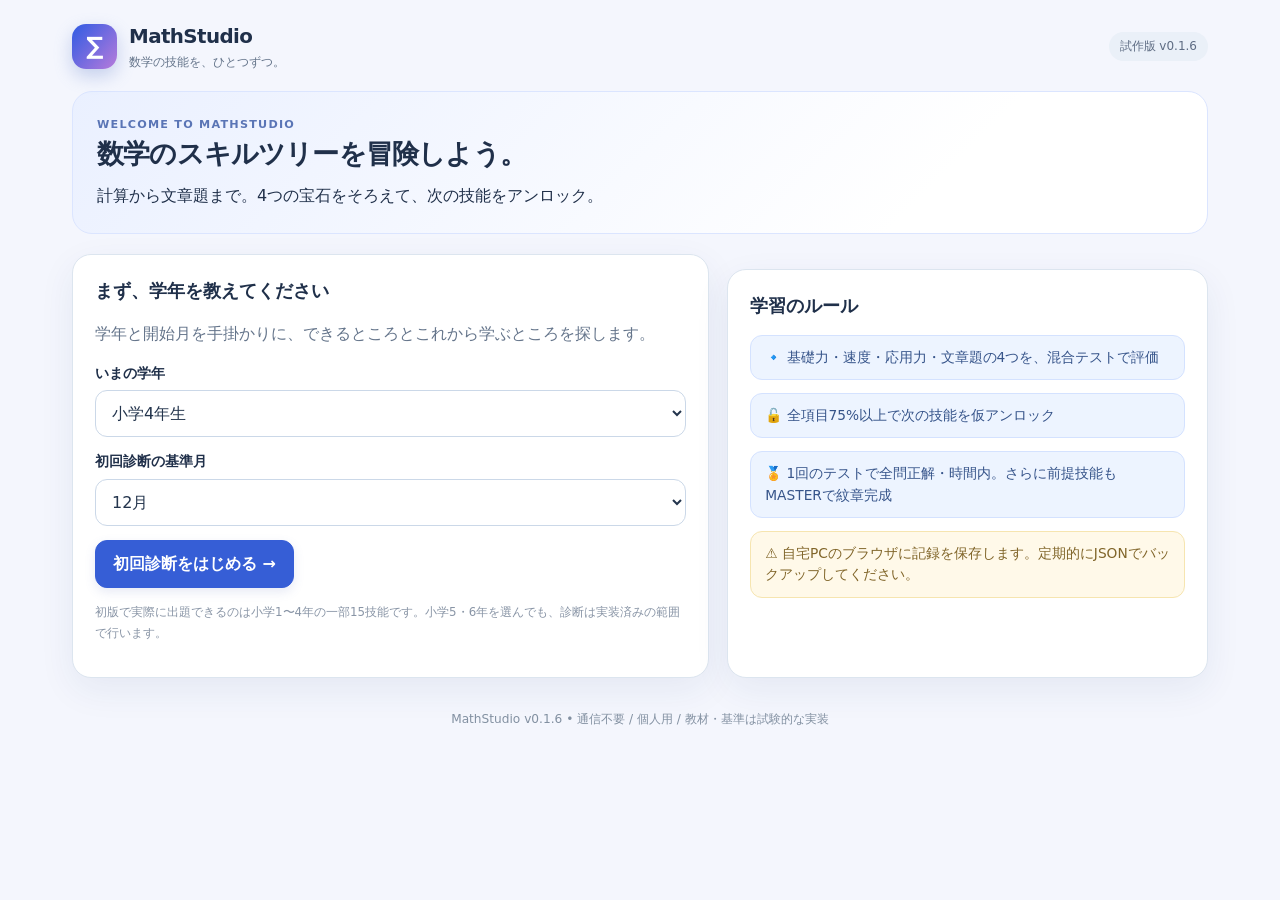
<file: MathStudio_v0.1.6_Standalone.html>
<!doctype html>
<html lang="ja"><head><meta charset="utf-8"><meta name="viewport" content="width=device-width,initial-scale=1"><meta name="color-scheme" content="light"><title>MathStudio v0.1.6 — 単独ファイル版</title><style>:root{--ink:#20304a;--muted:#65758b;--blue:#365ed6;--line:#dce5ef;--bg:#f4f6fd;--white:#fff;--green:#15805e;--shadow:0 12px 36px rgba(28,55,112,.07);font-family:system-ui,-apple-system,'Noto Sans JP','Yu Gothic',sans-serif;color:var(--ink);background:var(--bg);line-height:1.55}*{box-sizing:border-box}body{margin:0}button,input,select,textarea{font:inherit}button{cursor:pointer}button:disabled{cursor:not-allowed;opacity:.45}button:focus-visible,input:focus-visible,textarea:focus-visible,select:focus-visible{outline:3px solid #91abff;outline-offset:2px}h1,h2,h3,p{margin-top:0}h1{font-size:1.35rem;letter-spacing:-.03em}h2{font-size:1.13rem}h3{font-size:1rem;margin-bottom:8px}p{line-height:1.7}.shell{max-width:1180px;padding:22px 22px 54px;margin:auto}.topbar{display:flex;gap:12px;align-items:center;justify-content:space-between;margin-bottom:20px}.brand{display:flex;align-items:center;gap:12px;cursor:pointer}.logo{width:45px;height:45px;display:grid;place-items:center;border-radius:14px;background:linear-gradient(130deg,#2f5be3,#b77bdb);color:white;font-weight:900;font-size:24px;box-shadow:0 7px 18px #6480cc55}.brand strong{font-size:1.24rem;letter-spacing:-.03em}.brand small{display:block;color:var(--muted);font-size:.74rem}.top-actions{display:flex;gap:8px;flex-wrap:wrap}.pill{font-size:.75rem;color:#5f6d84;background:#eaf0f8;border-radius:100px;padding:5px 11px}.btn{background:var(--blue);border:1px solid var(--blue);color:white;font-weight:700;padding:11px 17px;border-radius:12px;box-shadow:0 4px 11px #4a64b322}.btn:hover{filter:brightness(.96)}.btn.secondary{color:#354769;background:white;border-color:var(--line);box-shadow:none}.btn.soft{color:#3157a6;background:#e9eeff;border-color:#e1e8ff;box-shadow:none}.btn.danger{color:#a93445;border:1px solid #ecc4cb;background:#fff5f6;box-shadow:none}.btn.small{font-size:.83rem;padding:7px 12px;border-radius:9px}.page-title{display:flex;align-items:end;justify-content:space-between;gap:15px;flex-wrap:wrap;margin-bottom:18px}.subtitle,.muted{color:var(--muted)}.subtitle{font-size:.9rem}.card{background:white;border:1px solid var(--line);border-radius:19px;box-shadow:var(--shadow);padding:22px}.card+.card{margin-top:15px}.grid2{display:grid;grid-template-columns:1.14fr .86fr;gap:18px}.grid2.equal{grid-template-columns:1fr 1fr}.flex{display:flex;align-items:center;gap:10px}.between{justify-content:space-between}.stack{display:grid;gap:13px}.notice{font-size:.86rem;padding:11px 14px;border-radius:12px;background:#edf4ff;border:1px solid #d4e2ff;color:#36548a}.notice.warn{background:#fff9e9;border-color:#f6e5b0;color:#806529}.notice.good{background:#eaf8f2;border-color:#bce8d6;color:#1a7355}.kicker{letter-spacing:.11em;text-transform:uppercase;font-size:.7rem;font-weight:800;color:#5a75b6}.hero{background:linear-gradient(135deg,#eaf0ff 0%,#ffffff 75%);border:1px solid #dbe5ff;border-radius:20px;padding:24px;margin-bottom:20px}.hero h1{font-size:1.7rem;margin-bottom:6px}.hero p{margin-bottom:0}.statgrid{display:grid;grid-template-columns:repeat(3,1fr);gap:10px}.stat{background:#f5f8fd;padding:16px;border-radius:14px}.stat strong{font-size:1.65rem;display:block;font-variant-numeric:tabular-nums}.stat small{color:var(--muted)}.nav{display:flex;gap:8px;flex-wrap:wrap;margin-bottom:17px}.nav button{border:0;background:#e8edf6;color:#465977;padding:10px 16px;border-radius:11px;font-weight:700}.nav button.active{background:#344f9e;color:white}.track{margin-top:24px}.track-header{display:flex;align-items:center;gap:10px;font-weight:800;margin-bottom:10px}.track-header span{width:33px;height:33px;border-radius:10px;display:grid;place-items:center;background:#eaf0ff;color:#4462bc;font-size:1.3rem}.skill-strip{display:flex;gap:13px;overflow-x:auto;padding:4px 5px 16px}.skill-card{min-width:207px;max-width:207px;text-align:left;border-radius:15px;background:white;border:1px solid #dce5ef;padding:15px;box-shadow:0 5px 16px #2d4e7a0b;position:relative;flex-shrink:0;color:var(--ink)}.skill-card:before{content:'→';position:absolute;top:48%;right:-14px;color:#a4b5c9;font-size:17px;z-index:1}.skill-card:last-child:before{display:none}.skill-card:hover{border-color:#819be9}.skill-card.locked{opacity:.63;background:#f5f7f9}.skill-card.master{background:#f0fcf7;border-color:#87d4b0}.skill-card.pending{background:#fffaf1;border-color:#dfc991}.skill-card.licensed{border-color:#8eabe9}.skill-grade{color:#7584a0;font-size:.72rem}.skill-name{font-weight:800;font-size:.9rem;min-height:44px;margin-top:3px}.skill-foot{font-size:.72rem;margin-top:9px;color:var(--muted)}.gems{display:flex;align-items:center;gap:9px;flex-wrap:wrap}.gem-box{text-align:center;min-width:44px}.gem{--gem:#97a1b4;width:29px;height:33px;display:block;margin:auto;position:relative;clip-path:polygon(25% 0%,75% 0%,100% 28%,85% 80%,50% 100%,15% 80%,0 28%);background:linear-gradient(130deg,#fff8,var(--gem) 32%,#091a2855 72%,var(--gem));border:0;filter:drop-shadow(0 1px 2px #51607133)}.gem:after{content:'';position:absolute;inset:5px 8px 10px 7px;background:#ffffff70;clip-path:polygon(0 0,100% 0,35% 100%)}.gem.gray{filter:grayscale(1);opacity:.29}.gem.bright{filter:drop-shadow(0 0 5px var(--gem)) saturate(1.4)}.gem-box label{display:block;margin-top:5px;font-size:.63rem;color:var(--muted)}.gem-box b{font-size:.72rem}.gem.small{width:17px;height:19px}.seal{width:47px;height:47px;display:grid;place-items:center;flex-shrink:0;border:2px solid #b3c1d7;border-radius:50%;font-weight:900;color:#b1bece;background:#fff;box-shadow:inset 0 0 0 3px #f3f6fb}.seal.master{border-color:#d6ac48;color:#9c6410;background:radial-gradient(circle,#fff9d9,#f5dfa3);box-shadow:0 0 15px #ffdd785c,inset 0 0 0 3px #fff3cd}.seal.pending{border-color:#d6af70;background:#fff8e9;color:#ab8749}.seal.license{color:#4c72ae;border-color:#adc2e6;background:#f1f6ff}.status{font-size:.77rem;font-weight:800;border-radius:25px;padding:4px 9px;background:#f0f3f8;color:#64758a;white-space:nowrap}.status.master{background:#e1f6ec;color:#087c55}.status.pending{background:#fff0d6;color:#985f22}.status.licensed{background:#e7efff;color:#3359a4}.skill-detail{display:grid;gap:14px}.requirements{font-size:.86rem;color:#65758a}.req-links{display:flex;flex-wrap:wrap;gap:6px}.req{font-size:.79rem;padding:7px 9px;background:#f0f4fa;border-radius:8px}.progress{height:9px;background:#e8edf4;border-radius:20px;overflow:hidden;margin:5px 0}.progress>div{height:100%;background:linear-gradient(90deg,#819ae2,#466ddd);border-radius:20px}.metricrow{display:grid;grid-template-columns:80px 1fr 46px;align-items:center;gap:11px;font-size:.83rem;padding:7px 0}.field{display:grid;gap:6px;margin:0 0 14px}.field label{font-weight:800;font-size:.86rem}.field input,.field select,.answer-input{width:100%;border:1px solid #cbd8e8;padding:12px;border-radius:12px;background:white;color:#24354d}.answer-input{font-size:1.16rem}.answer-input.formula{min-height:112px;resize:vertical;font-family:ui-monospace,Consolas,monospace}.hint{font-size:.81rem;color:var(--muted)}.question{background:#f7f9fd;border:1px solid #e6ebf5;border-radius:17px;padding:22px;margin:16px 0}.question p{font-size:1.21rem;font-weight:750;margin-bottom:0;line-height:1.8}.tag{border-radius:100px;font-size:.74rem;padding:4px 10px;background:#e6edff;color:#4764af;font-weight:800}.counter{color:var(--muted);font-size:.85rem}.qnav{display:flex;justify-content:center;gap:6px;flex-wrap:wrap;margin:16px 0}.qnav button{width:33px;height:33px;border:1px solid #d5deec;background:white;border-radius:10px;color:#59708a;font-size:.76rem}.qnav button.filled{background:#e9f0ff;border-color:#99b3fa}.qnav button.current{background:#385fcd;color:white;border-color:#385fcd}.timer{font-variant-numeric:tabular-nums;font-weight:900;font-size:1.55rem}.divider{height:1px;background:var(--line);margin:20px 0}.result-line{padding:12px 0;border-bottom:1px solid #e9eef6}.result-line:last-child{border:0}.result-line.ok{border-left:3px solid #29a67b;padding-left:12px}.result-line.bad{border-left:3px solid #d9686e;padding-left:12px}.result-line.review{border-left:3px solid #d6a94d;padding-left:12px}.result-prompt{font-size:.89rem;font-weight:700}.result-detail{font-size:.82rem;color:var(--muted)}.history-chart{width:100%;max-height:250px}.tabular{font-variant-numeric:tabular-nums}.footer{text-align:center;margin-top:32px;font-size:.76rem;color:#8290a1}.smallnote{font-size:.74rem;color:#8995a6}.diag-dots{display:flex;gap:8px;flex-wrap:wrap}.diag-dots span{padding:6px 10px;border-radius:20px;background:#eef2f8;font-size:.77rem}.diag-dots span.active{background:#dce8ff;color:#355fba;font-weight:800}.diag-dots span.done{background:#e1f5eb;color:#12815e}.loading{padding:50px;text-align:center}input[type=file]{width:100%}@media(max-width:760px){.shell{padding:13px 12px 30px}.grid2,.grid2.equal{grid-template-columns:1fr}.card{padding:16px}.hero{padding:18px}.topbar{align-items:flex-start}.top-actions{justify-content:flex-end}.stat strong{font-size:1.26rem}.stat{padding:10px}.skill-card{min-width:188px;max-width:188px}.question{padding:18px}.question p{font-size:1.08rem}.gem-box{min-width:37px}}
/* Prevent long horizontal skill strips from collapsing the detail panel. */
.grid2{grid-template-columns:minmax(0,1.14fr) minmax(310px,.86fr)}.grid2.equal{grid-template-columns:repeat(2,minmax(0,1fr))}.grid2>*{min-width:0}.skill-strip{max-width:100%}
@media(max-width:760px){.grid2,.grid2.equal{grid-template-columns:minmax(0,1fr)}}
/* v0.1.2: Civ-inspired, factual prerequisite DAG; eras represent school grades. */
.tech-wrap{margin-top:18px;background:#fff;border:1px solid #d6e1ee;border-radius:19px;box-shadow:var(--shadow);overflow:hidden}
.tech-toolbar{display:flex;justify-content:space-between;align-items:center;flex-wrap:wrap;gap:12px;padding:16px 20px 10px;background:#eef3fc}
.tech-tooltitle{display:grid;gap:2px}.tech-tooltitle strong{color:#283e64;font-size:1.04rem}.tech-tooltitle span{font-size:.79rem;color:#627590}
.tech-controls{display:flex;gap:6px;align-items:center}.map-zoom-value{min-width:40px;text-align:center;font-weight:800;font-size:.81rem;color:#4a5e7b}
.tech-legend{display:flex;align-items:center;gap:15px;flex-wrap:wrap;padding:11px 20px;font-size:.74rem;color:#677993;background:#f9fbfe;border-bottom:1px solid #dee6f0}
.tech-legend>span{display:inline-flex;align-items:center;gap:5px}.legend-dot{display:inline-block;width:10px;height:10px;border-radius:50%;background:#e5eaf2;border:1px solid #b8c6d9}.legend-dot.master{background:#28a77c;border-color:#229b71}.legend-dot.licensed{background:#5084e5;border-color:#3474df}.legend-dot.open{background:#fff5da;border-color:#d9aa53}.legend-dot.locked{background:#d7dde7;border-color:#a7b2c5}.legend-line{display:inline-block;width:24px;border-top:3px solid #9db0c7}
.tech-map-scroll{height:min(65vh,720px);min-height:460px;overflow:auto;overscroll-behavior:contain;background:#f3f6fc;scrollbar-width:thin;scrollbar-color:#abbcda #e5ebf4}
.tech-map-scroll:focus-visible{outline:3px solid #5878df;outline-offset:-4px}
.tech-canvas{position:relative;isolation:isolate;font-family:system-ui,-apple-system,'Noto Sans JP','Yu Gothic',sans-serif}
.era-band{position:absolute;top:0;z-index:-3;border-right:2px solid #d6dfec}.era-even{background:#ecf1f8}.era-odd{background:#f6f8fc}.era-future{background:repeating-linear-gradient(135deg,#f0f3f7,#f0f3f7 16px,#e9eff6 16px,#e9eff6 32px)}
.era-head{height:80px;display:grid;justify-items:center;align-content:center;border-bottom:2px solid #cbd7e7;background:linear-gradient(180deg,#dce7fb,#edf3fc);color:#334e79}.era-head strong{font-size:1.23rem}.era-head small{font-size:.68rem;color:#7385a1}.era-index{font-size:.55rem;font-weight:900;letter-spacing:.17em;color:#627ca7}.era-future .era-head{background:linear-gradient(180deg,#e8edf5,#f3f5f8);color:#8490a2}
.tech-lane{position:absolute;left:0;border-bottom:2px dashed #cad6e9;pointer-events:none}.lane-label{position:absolute;left:7px;top:18px;width:99px;display:grid;justify-items:center;gap:7px;font-size:.82rem;color:#435f8a;font-weight:900;text-align:center;line-height:1.25}.lane-label strong{display:grid;place-items:center;width:40px;height:40px;background:#e0eafa;border-radius:13px;color:#3d67c1;font-size:1.35rem}
.tech-edges{position:absolute;inset:0;width:100%;height:100%;z-index:-1;pointer-events:none;overflow:visible}.tech-link{fill:none;stroke:#9eafc7;stroke-width:2.2;opacity:.9;stroke-linecap:round}.tech-link.cross-lane{stroke-dasharray:8 5}.tech-link.complete{stroke:#64bb99}.tech-link.highlight{stroke:#d78d37;stroke-width:3.8;opacity:1;stroke-dasharray:none}
.tech-node{position:absolute;z-index:1;border:1.5px solid #bed0e6;border-left:6px solid #7395ca;border-radius:13px;padding:11px 11px 9px;text-align:left;display:flex;flex-direction:column;justify-content:space-between;background:#fff;box-shadow:0 5px 16px #3d568126;color:#2b3f5c;transition:box-shadow .15s,border-color .15s,transform .15s}.tech-node:hover{z-index:2;transform:translateY(-2px);box-shadow:0 10px 24px #47619e4a}.tech-node:focus-visible{z-index:3;outline:3px solid #3463d1;outline-offset:3px}.tech-node.selected{border-color:#d78d37;box-shadow:0 0 0 4px #f6cf8266,0 8px 23px #2d4f7540;z-index:2}.tech-node.master{background:#e8fbf3;border-left-color:#24a878}.tech-node.licensed{background:#edf3ff;border-left-color:#477fdb}.tech-node.pending{background:#fff8ea;border-left-color:#d8a75e}.tech-node.locked{background:#f4f5f9;border-left-color:#acb9c7;color:#79859a}.tech-node-top,.tech-node-bottom{display:flex;justify-content:space-between;align-items:center;gap:5px}.tech-node-meta{font-size:.66rem;color:#8292ab}.tech-node-name{font-size:.91rem;font-weight:900;line-height:1.3;min-height:37px;display:flex;align-items:center}.tech-status{font-size:.64rem;font-weight:850;color:#4e6686;background:#e8eef7;padding:2px 6px;border-radius:99px;white-space:nowrap}.tech-status.master{background:#b9efd6;color:#167759}.tech-status.licensed{background:#c9daff;color:#315cb0}.tech-status.pending{background:#ffedc6;color:#875e1e}.tech-status.locked{background:#e2e5ed;color:#798398}.tech-gems{display:inline-flex;gap:6px;align-items:center}.tech-gem{display:inline-block;height:17px;width:14px;background:var(--stone);clip-path:polygon(50% 0,100% 40%,82% 86%,50% 100%,18% 86%,0 40%);filter:saturate(.7);opacity:.78}.tech-gem.empty{background:#bfc9d6;opacity:.4}.tech-gem.bright{filter:drop-shadow(0 0 5px var(--stone)) saturate(1.3);opacity:1}.tech-reason{font-size:.59rem;color:#8b99ad;white-space:nowrap}
.tech-map-foot{display:flex;justify-content:space-between;gap:10px;flex-wrap:wrap;padding:10px 19px;font-size:.72rem;color:#657b9b;background:#f3f7fd;border-top:1px solid #dce5f1}
#detail-pane{margin-top:17px;max-width:100%}
@media(max-width:760px){.tech-toolbar{padding:11px}.tech-legend{gap:8px;padding:10px}.tech-map-scroll{height:58vh}.tech-map-foot{padding:8px 11px}}
/* v0.1.3: desktop learning-map viewport; no page-level vertical scrolling. */
html.math-tree-page,html.math-tree-page body{height:100%;overflow:hidden}
.shell.shell-tree{height:100dvh;max-width:none;width:100%;margin:0;padding:10px 14px 11px;display:flex;flex-direction:column;gap:9px;overflow:hidden}
.shell-tree>.topbar{margin:0;flex:0 0 auto;min-height:42px}
.shell-tree .logo{height:39px;width:39px;border-radius:11px;font-size:20px}
.shell-tree .brand strong{font-size:1.13rem}
.shell-tree .nav{margin:0;flex:0 0 auto;padding:3px 4px;border-radius:13px;gap:3px}
.shell-tree .nav button{padding:7px 16px;font-size:.82rem}
.tree-overview{display:flex;justify-content:space-between;align-items:center;gap:12px;flex:0 0 auto;min-height:32px}
.tree-overview h1{font-size:1.12rem;margin:0;white-space:nowrap}
.tree-overview .tree-subtitle{font-size:.75rem;color:var(--muted);margin-left:10px}
.tree-overview .tree-summary{display:flex;gap:7px;align-items:center;justify-content:flex-end;flex-wrap:wrap}
.tree-overview .tree-summary .pill{white-space:nowrap;font-size:.72rem;padding:4px 9px}
.tree-overview .btn{padding:6px 12px}
.shell-tree .footer{display:none}
.shell-tree .tech-wrap{flex:1 1 auto;min-height:0;margin:0;display:flex;flex-direction:column;overflow:hidden;border-radius:14px}
.shell-tree .tech-toolbar{flex:0 0 auto;padding:6px 12px;gap:8px;min-height:40px}
.shell-tree .tech-tooltitle{display:flex;align-items:baseline;gap:12px;white-space:nowrap}
.shell-tree .tech-tooltitle strong{font-size:.94rem}
.shell-tree .tech-tooltitle span{font-size:.72rem}
.shell-tree .tech-controls .btn{padding:4px 11px;border-radius:9px;min-height:29px}
.shell-tree .tech-legend{flex:0 0 auto;padding:5px 13px;min-height:28px;gap:12px;font-size:.7rem}
.tech-track-legend{display:inline-flex;align-items:center;gap:4px}
.tech-track-legend i{display:inline-block;height:10px;width:5px;border-radius:3px}
.tech-map-viewport{position:relative;flex:1 1 auto;min-height:0;overflow:hidden;background:#f3f6fc}
.tech-map-viewport .tech-map-scroll{position:absolute;inset:0;height:100%;min-height:0;max-height:none;overflow:auto;scroll-padding-top:72px}
.tech-grade-overlay{position:absolute;z-index:8;top:0;left:0;right:0;height:61px;overflow:hidden;pointer-events:none;border-bottom:2px solid #b7c9e1;background:linear-gradient(180deg,#d7e4f7,#eef4fc);box-shadow:0 3px 9px #294e7a25}
.tech-grade-strip{position:relative;will-change:transform;height:100%}
.grade-fixed{position:absolute;top:0;height:61px;display:flex;justify-content:center;align-items:center;flex-direction:column;gap:0;border-right:1px solid #c3d3e8;color:#2d4c7a;white-space:nowrap}
.grade-fixed span{font-size:.58rem;letter-spacing:.13em;color:#7187a8;font-weight:900;line-height:1.25}
.grade-fixed strong{font-size:1rem;line-height:1.35}
.grade-fixed small{font-size:.62rem;line-height:1.25;color:#8a98ae}
.grade-fixed.grade-future{background:repeating-linear-gradient(135deg,#edf1f7,#edf1f7 14px,#e3eaf4 14px,#e3eaf4 28px);color:#8d99ab}
.tech-canvas .era-band{top:0;z-index:-2}
.tech-canvas .tech-edges{z-index:0}
.tech-canvas .tech-node{z-index:1;border-left:6px solid var(--track-color);padding:7px 9px 6px;border-radius:11px}
.tech-canvas .tech-node.locked{border-left-color:var(--track-color);opacity:.78}
.tech-canvas .tech-node-name{font-size:.87rem;min-height:24px}
.tech-canvas .tech-node-meta{font-size:.7rem;color:#6a7898;font-weight:700}
.tech-canvas .tech-node-bottom{gap:5px}
.tech-canvas .tech-gem{height:15px;width:13px}
.tech-canvas .tech-status{font-size:.59rem}
.shell-tree .tech-map-foot{flex:0 0 auto;padding:5px 12px;min-height:24px}
.skill-dialog{border:1px solid #cad9ed;border-radius:19px;padding:0;box-shadow:0 25px 100px #132c5270;width:min(610px,calc(100vw - 30px));max-height:min(86dvh,780px);overflow:auto;color:var(--ink);background:#fff}
.skill-dialog::backdrop{background:rgba(18,31,54,.6);backdrop-filter:blur(2px)}
.skill-dialog-titlebar{position:sticky;top:0;z-index:4;display:flex;justify-content:space-between;align-items:center;background:#eef3fc;border-bottom:1px solid #d8e3f0;padding:9px 16px;font-size:.85rem;font-weight:800}
.skill-dialog-close{min-width:34px;min-height:32px;padding:4px 11px;border:1px solid #bacce7;background:#fff;border-radius:9px;font-size:1rem;cursor:pointer}
.skill-dialog .skill-detail{border:0;box-shadow:none;border-radius:0;padding:18px 22px 22px;margin:0}
.skill-dialog .skill-detail .divider{margin:6px 0}
.skill-dialog .skill-detail h3{margin:2px 0 4px}
.skill-dialog .skill-detail .hint{line-height:1.5}
@media(max-width:820px){.tree-overview{align-items:flex-start}.tree-overview .tree-subtitle{display:none}.tree-overview .tree-summary{gap:3px}.shell.shell-tree{padding:7px;gap:6px}.shell-tree .tech-tooltitle span{display:none}.shell-tree .tech-legend{gap:6px;font-size:.65rem}.tech-grade-overlay,.grade-fixed{height:56px}.skill-dialog .skill-detail{padding:13px}}
@media(max-height:650px){.shell-tree .brand small{display:none}.shell-tree .tech-map-foot{display:none}.shell-tree .tech-legend{padding:2px 10px}.shell.shell-tree{gap:5px}.shell-tree .topbar{min-height:36px}.shell-tree .logo{height:34px;width:34px}.skill-dialog{max-height:92dvh}}
/* v0.1.4: the grade header is an independent flex row, never layered over skill cards. */
.tech-map-viewport{display:flex;flex-direction:column;min-height:0}
.tech-grade-overlay{position:relative;top:auto;left:auto;right:auto;flex:0 0 57px;height:57px;overflow:hidden;z-index:8}
.tech-grade-strip{height:57px}
.grade-fixed{height:57px;gap:0}
.grade-fixed strong{font-size:.88rem;line-height:1.15}
.grade-fixed span{font-size:.5rem}
.grade-fixed small{font-size:.59rem}
.tech-map-viewport .tech-map-scroll{position:relative;inset:auto;flex:1 1 auto;height:auto;min-height:0;max-height:none;scroll-padding-top:0;overflow:auto}
.tech-canvas .tech-node{padding:4px 6px 3px;border-radius:8px;border-left-width:4px;gap:1px}
.tech-canvas .tech-node-name{font-size:.72rem;font-weight:800;line-height:1.1;min-height:0;display:-webkit-box;-webkit-line-clamp:2;-webkit-box-orient:vertical;overflow:hidden;word-break:break-word}
.tech-canvas .tech-node-meta{font-size:.57rem;max-width:85px;overflow:hidden;white-space:nowrap;text-overflow:ellipsis}
.tech-canvas .tech-status{font-size:.52rem;max-width:74px;padding:1px 3px}
.tech-canvas .tech-node-bottom{justify-content:space-between;min-height:10px}
.tech-canvas .tech-gem{height:10px;width:9px}
.tech-canvas .tech-gems{gap:3px}
.tech-canvas .tech-reason{font-size:.5rem}
.tech-plan-note{font-size:.55rem;color:#677892}
.tech-node.planned{background:#f9fafc;color:#68768b;border-color:#d5dbe5}
.tech-node.planned .tech-status{background:#edf0f4;color:#7b889b}
.tech-node.planned.related{background:#fff9ee}
.tech-node.planned.selected{border-color:#d78d37}
.tech-legend .legend-dot.planned{background:#f0f1f5;border-color:#b8c5d7}
.tech-canvas .tech-link{stroke-width:1.25;opacity:.35}
.tech-canvas .tech-link.highlight{stroke-width:3.6;opacity:1}
.tech-toolbar{min-height:44px}
.tech-range-label{font-size:.72rem;color:#61738d;white-space:nowrap}
.tech-range-select{max-width:190px;font-size:.76rem;border:1px solid #bccbe2;background:white;padding:5px 6px;border-radius:8px}
.tech-search{position:relative;display:flex;align-items:center;gap:4px}
.tech-search input{width:min(230px,22vw);min-width:125px;height:28px;background:white;border-radius:8px;padding:3px 8px;border:1px solid #bccbe2;font-size:.73rem}
.tech-search-results{position:absolute;top:calc(100% + 4px);left:0;z-index:30;background:#fff;border:1px solid #bac9e1;box-shadow:0 9px 25px #223b6250;border-radius:10px;max-height:min(350px,55vh);overflow:auto;width:min(450px,80vw);padding:6px}
.tech-search-results button{display:block;width:100%;text-align:left;border:0;border-radius:7px;background:white;padding:9px;color:#243b59;font-size:.74rem;cursor:pointer}
.tech-search-results button:hover,.tech-search-results button:focus{background:#e9f1ff}
.tech-search-results .search-message{font-size:.75rem;padding:7px;color:#536887}
.tech-legend{overflow:visible;position:relative;z-index:10}
@media(max-width:1100px){.tech-tooltitle span,.tech-range-label{display:none}.shell-tree .tech-legend{gap:7px}.shell-tree .tech-toolbar{gap:4px}.tech-search input{min-width:110px}}
@media(max-width:700px){.tech-range-select{max-width:120px}.tech-search input{width:105px;min-width:75px}.shell-tree .tech-legend>span:nth-last-child(-n+3){display:none}.tech-controls{gap:2px}}

/* Inspect canonical prerequisites from the skill details without starting unavailable lessons. */
.skill-dialog .req-button{border:1px solid #c5d6ed;background:#f3f7fe;color:#344a6e;cursor:pointer;font:inherit;font-size:.76rem;text-align:left;padding:5px 9px;border-radius:8px}
.skill-dialog .req-button:hover{background:#dfeafc}
.skill-dialog .status.planned{background:#ebedf3;color:#63728a}

/* v0.1.5 — Give the tree its viewport, and the edges their own gutters. */
html.math-tree-page,html.math-tree-page body{height:100%;overflow:hidden}
.shell.shell-tree{
  width:100%;max-width:none;height:100dvh;margin:0;padding:5px 8px 7px;gap:5px;
  display:grid;grid-template-columns:minmax(185px,1fr) auto minmax(190px,1fr);
  grid-template-rows:40px minmax(0,1fr);overflow:hidden;
}
.shell-tree>.topbar{grid-column:1;grid-row:1;margin:0;min-width:0;min-height:0;gap:4px;justify-content:flex-start}
.shell-tree .logo{height:31px;width:31px;border-radius:9px;font-size:17px;box-shadow:none}
.shell-tree .brand{gap:7px}
.shell-tree .brand strong{font-size:.99rem;line-height:1.05}
.shell-tree .brand small{display:none}
.shell-tree .top-actions{margin-left:auto;gap:3px}
.shell-tree .top-actions .pill{display:none}
.shell-tree .top-actions .btn{padding:4px 7px;font-size:.66rem}
.shell-tree>.tree-overview{grid-column:3;grid-row:1;min-width:0;min-height:0;justify-content:flex-end;gap:4px}
.shell-tree .tree-overview>div:first-child{display:none!important}
.shell-tree .tree-summary{gap:4px;flex-wrap:nowrap}
.shell-tree .tree-summary .pill{padding:3px 7px;font-size:.68rem}
.shell-tree .tree-summary .pill:first-child,.shell-tree .tree-summary .pill:nth-child(4){display:none}
.shell-tree .tree-summary .btn{padding:5px 8px;font-size:.7rem;white-space:nowrap}
.shell-tree>.nav{grid-column:2;grid-row:1;margin:0;align-self:center;padding:2px;min-width:0;min-height:0;gap:2px}
.shell-tree .nav button{padding:6px 9px;font-size:.76rem;white-space:nowrap}
.shell-tree>.tech-wrap{grid-column:1/-1;grid-row:2;min-width:0;min-height:0;height:100%;border-radius:10px;margin:0;box-shadow:none;display:flex;flex-direction:column}
.shell-tree .tech-toolbar{position:relative;z-index:12;display:flex;align-items:center;flex-wrap:nowrap;min-height:38px;height:38px;padding:4px 8px;gap:7px;flex:0 0 auto;background:#f2f6fd}
.shell-tree .tech-tooltitle{display:block;font-size:.81rem;color:#3a5178;font-weight:900;white-space:nowrap}
.shell-tree .tech-range-label{display:none}
.shell-tree .tech-range-select{min-width:135px;max-width:185px;height:29px;padding:3px 7px;font-size:.72rem}
.shell-tree .tech-search{flex:1 1 120px;min-width:85px;max-width:340px;display:flex;gap:3px}
.shell-tree .tech-search input{height:29px;min-width:0;width:100%;font-size:.76rem}
.shell-tree .tech-search .btn{padding:4px 7px;font-size:.71rem}
.shell-tree .tech-controls{margin-left:auto;flex:0 0 auto;gap:3px}
.shell-tree .tech-controls .btn{padding:4px 8px;min-height:28px;height:28px;border-radius:7px;font-size:.74rem}
.shell-tree .tech-controls .map-zoom-value{min-width:35px;font-size:.75rem}
.shell-tree .tech-legend{position:relative;flex:0 0 auto;z-index:15;display:block;overflow:visible;padding:0;border:0;background:transparent;font-size:.73rem;min-height:0}
.shell-tree .tech-legend summary{list-style:none;white-space:nowrap;border:1px solid #c7d5e8;background:#fff;color:#546b8a;border-radius:7px;padding:4px 8px;cursor:pointer}
.shell-tree .tech-legend summary::-webkit-details-marker{display:none}
.shell-tree .tech-legend[open] .tech-legend-content{position:absolute;top:calc(100% + 8px);right:0;min-width:176px;padding:10px;display:flex;flex-direction:column;align-items:flex-start;gap:7px;border:1px solid #ccd8e9;background:#fff;box-shadow:0 7px 25px #273b5860;border-radius:10px;white-space:nowrap}
.shell-tree .tech-legend-content>span{display:inline-flex;align-items:center;gap:6px}
.shell-tree .tech-map-viewport{flex:1 1 auto;min-height:0;overflow:hidden}
.shell-tree .tech-grade-overlay{flex:0 0 43px;height:43px;box-shadow:0 2px 5px #263c5940}
.shell-tree .tech-grade-strip{height:43px!important}
.shell-tree .grade-fixed{height:43px;gap:0}
.shell-tree .grade-fixed span{font-size:.48rem;line-height:1}
.shell-tree .grade-fixed strong{font-size:.84rem;line-height:1.15}
.shell-tree .grade-fixed small{font-size:.56rem;line-height:1.15}
.shell-tree .tech-map-scroll{background:#f3f6fc;overflow:auto;scrollbar-gutter:stable;scrollbar-width:thin}
.tech-canvas .tech-node{border-left-width:5px;padding:8px 10px 6px;border-radius:10px;gap:2px}
.tech-canvas .tech-node-name{font-size:.86rem;line-height:1.25;font-weight:800;min-height:28px;-webkit-line-clamp:2;overflow:hidden}
.tech-canvas .tech-node-meta{font-size:.65rem;max-width:124px}
.tech-canvas .tech-status{font-size:.58rem;max-width:91px;padding:2px 5px}
.tech-canvas .tech-node-bottom{gap:6px;min-height:13px}
.tech-canvas .tech-gem{height:14px;width:12px}
.tech-canvas .tech-gems{gap:5px}
.tech-canvas .tech-reason{font-size:.57rem}
.tech-canvas .tech-link{stroke:#91a3bb;stroke-width:1.8;opacity:.38;stroke-linejoin:round;stroke-linecap:round}
.tech-canvas .tech-link.cross-lane{stroke-dasharray:none}
.tech-canvas .tech-link.highlight{stroke:#ce791f;stroke-width:3.25;opacity:1;stroke-dasharray:none}
.shell-tree .tech-map-foot{display:none}
.shell-tree .footer{display:none}
@media(max-width:1050px){
 .shell.shell-tree{grid-template-columns:minmax(150px,1fr) auto;grid-template-rows:35px 32px minmax(0,1fr);gap:4px}
 .shell-tree>.topbar{grid-row:1;grid-column:1}
 .shell-tree>.tree-overview{grid-row:1;grid-column:2}
 .shell-tree>.nav{grid-column:1/-1;grid-row:2;justify-self:start}
 .shell-tree>.tech-wrap{grid-column:1/-1;grid-row:3}
 .shell-tree .tree-overview .btn{display:none}
}
@media(max-width:650px){
 .shell.shell-tree{padding:4px;gap:3px}
 .shell-tree .tech-tooltitle{display:none}
 .shell-tree .tech-range-select{min-width:102px;max-width:125px}
 .shell-tree .tech-search .btn{display:none}
 .shell-tree .tech-toolbar{gap:3px;padding:3px 4px}
 .shell-tree .tech-controls .btn{padding:3px 6px}
 .shell-tree .tech-controls .btn[data-act="map-fit"]{display:none}
 .shell-tree .tech-legend{display:none}
 .shell-tree .tree-overview .pill:nth-child(3){display:none}
}

/* Keep controls on one line even when the search box takes the spare width. */
.shell-tree .tech-search .btn{flex:0 0 auto;white-space:nowrap;min-width:42px}
.shell-tree .tech-search input{flex:1 1 0;width:auto}
.shell-tree .tech-controls .btn{white-space:nowrap}
@media(max-width:950px){.shell-tree .tech-tooltitle{display:none}.shell-tree .tech-range-select{min-width:106px;max-width:147px}}

/* A pointer preview clarifies dependencies without opening a dialog. */
.tech-canvas .tech-link.hover{stroke:#2672cb;stroke-width:3.25;opacity:1;stroke-dasharray:none}
</style></head><body><div id="app" aria-live="polite"><div class="loading">MathStudio を準備しています…</div></div><script>/* Working sample. IDs deliberately align with curriculum_285_v0.1.json; the links below are a prototype subgraph, NOT the complete 485-link DAG. */
(function(root,factory){const v=factory();if(typeof module==='object'&&module.exports)module.exports=v;else root.MathSkills=v;})(typeof globalThis==='object'?globalThis:this,function(){
const s=(id,title,grade,month,kind,track,prereq=[],note='')=>({id,title,grade,month,kind,track,prereq,note});
const skills=[
s('e1.number.add_single','1桁のたし算',1,6,'add1','add',[]),
s('e1.number.add_carry','くり上がりのたし算',1,10,'addcarry','add',['e1.number.add_single']),
s('e2.number.add_column','2桁のたし算',2,6,'add2','add',['e1.number.add_carry']),
s('e2.number.mul_equal_groups','同じ数ずつのまとまり',2,9,'groups','mul',['e1.number.add_single']),
s('e2.number.multiplication_table','九九',2,11,'table','mul',['e2.number.mul_equal_groups']),
s('e2.number.mul_2digit_simple','2桁×1桁の暗算',2,2,'mul2simple','mul',['e2.number.multiplication_table']),
s('e3.number.multiply_2by1','2桁×1桁の筆算',3,6,'mul21','mul',['e2.number.mul_2digit_simple']),
s('e3.number.multiply_two_digit_by_two_digit','2桁×2桁の掛け算',3,11,'mul22','mul',['e3.number.multiply_2by1','e2.number.add_column']),
s('e3.number.division_meaning','わり算の意味',3,5,'divMeaning','div',['e2.number.multiplication_table']),
s('e3.number.divide_2by1','2桁÷1桁',3,9,'div21','div',['e3.number.division_meaning']),
s('e4.number.long_division','2桁で割る筆算',4,7,'longdiv','div',['e3.number.divide_2by1','e3.number.multiply_two_digit_by_two_digit']),
s('e2.number.simple_fraction','分数の意味',2,3,'fracConcept','frac',['e1.number.add_single']),
s('e3.number.fraction_unit','分数の大きさ',3,1,'fracUnit','frac',['e2.number.simple_fraction']),
s('e4.number.fraction_add_same','同分母の分数のたし算',4,10,'fracAdd','frac',['e3.number.fraction_unit']),
s('e4.number.fraction_equivalence','等しい分数',4,12,'fracEqual','frac',['e3.number.fraction_unit'])
];
const tracks=[{id:'add',title:'たし算',icon:'＋'},{id:'mul',title:'かけ算',icon:'×'},{id:'div',title:'わり算',icon:'÷'},{id:'frac',title:'分数',icon:'½'}];
function completedBefore(skill,g,m){if(skill.grade<g)return true;if(skill.grade>g)return false;const i=x=>x>=4?x-4:x+8;return i(skill.month)<i(m);}
function startingIndex(track,grade,month){const list=skills.filter(s=>s.track===track);let idx=list.findIndex(s=>!completedBefore(s,grade,month));if(idx<0)return list.length-1;return Math.max(0,idx-1);}
return {skills,tracks,byId:Object.fromEntries(skills.map(s=>[s.id,s])),completedBefore,startingIndex};});

/* MathStudio: offline symbolic equivalence PoC v0.1.2. No eval / network / dependencies. */
(function (root, factory) {
  const api = factory();
  if (typeof module !== 'undefined' && module.exports) module.exports = api;
  else root.MathStudioGrader = api;
})(typeof globalThis === 'object' ? globalThis : this, function () {
  'use strict';
  const MAX_INPUT = 1000, MAX_TOKENS = 300, MAX_TERMS = 2000, MAX_EXP = 16, MAX_DIGITS = 18;
  const fail = (message, code='unsupported') => { const e=new Error(message); e.code=code; throw e; };
  const norm = s => String(s).replace(/[０-９]/g,c=>String(c.charCodeAt(0)-65296))
    .replace(/[＋]/g,'+').replace(/[－−]/g,'-').replace(/[×＊]/g,'*').replace(/[÷／]/g,'/').replace(/[（]/g,'(').replace(/[）]/g,')').replace(/[＝]/g,'=')
    .replace(/\r/g,'').trim();
  const numKey = s => {let t=String(s); if (!/^\d+(?:\.\d+)?$/.test(t)) fail('数字の形式が未対応');
    if (t.replace(/\D/g,'').length>MAX_DIGITS) fail('数値が大きすぎます');
    let [a,b='']=t.split('.'); a=a.replace(/^0+(?=\d)/,''); b=b.replace(/0+$/,''); return b ? a+'.'+b : a; };
  function parse(src) {
    src=norm(src); if (src.length>MAX_INPUT) fail('入力が長すぎます');
    const toks=src.match(/\d+(?:\.\d+)?|[a-zA-Z_][a-zA-Z_0-9]*|[()+\-*/]|\S/g)||[];
    if(toks.length>MAX_TOKENS) fail('式が長すぎます');
    let i=0;
    function primary(depth) {
      if(depth>MAX_EXP) fail('式の入れ子が深すぎます');
      const t=toks[i++];
      if(t==='('){let a=add(depth+1); if(toks[i++]!==')') fail('閉じ括弧が必要です'); return a;}
      if(t==='-') return {kind:'neg',a:primary(depth+1)};
      if(t==='+') return primary(depth+1);
      if(t&&/^\d/.test(t)) return {kind:'number',value:numKey(t)};
      if(t&&/^[a-zA-Z_]/.test(t)) return {kind:'id',value:t};
      fail('式の読み取りに失敗しました');
    }
    function mul(depth){let a=primary(depth); while(toks[i]==='*'||toks[i]==='/'){
      const op=toks[i++]; a={kind:'op',op,a,b:primary(depth)}; }return a;}
    function add(depth){let a=mul(depth); while(toks[i]==='+'||toks[i]==='-'){
      const op=toks[i++]; a={kind:'op',op,a,b:mul(depth)};}return a;}
    const ast=add(0); if(i!==toks.length) fail('未対応の文字または式の構造です'); return ast;
  }
  const C=n=>new Map(n===0n?[]:[['',n]]);
  function monomialAdd(a,b) {const c={}; for(const s of [a,b])if(s)for(const p of s.split('|')){
    const [v,e]=p.split(':');c[v]=(c[v]||0)+Number(e);}
    return Object.keys(c).filter(k=>c[k]).sort().map(k=>k+':'+c[k]).join('|');}
  function pa(a,b,minus=false){const out=new Map(a); for(const [k,v] of b){const r=(out.get(k)||0n)+(minus?-v:v);if(r===0n)out.delete(k);else out.set(k,r);}return out;}
  function pm(a,b){const out=new Map();for(const [k,x]of a)for(const [l,y]of b){
    const key=monomialAdd(k,l),sum=(out.get(key)||0n)+x*y;
    if(sum===0n)out.delete(key);else out.set(key,sum);
    if(out.size>MAX_TERMS)fail('式が複雑すぎます');
  }return out;}
  const rat=(n,d)=>({n,d});
  const ra=(x,y,minus=false)=>rat(pa(pm(x.n,y.d),pm(y.n,x.d),minus),pm(x.d,y.d));
  const rm=(x,y)=>rat(pm(x.n,y.n),pm(x.d,y.d));
  const rd=(x,y)=>{if(y.n.size===0) fail('0で割る式です','invalid'); return rat(pm(x.n,y.d),pm(x.d,y.n));};
  function decimal(s) {let [a,b='']=s.split('.');return rat(C(BigInt(a+b)),C(10n**BigInt(b.length)));}
  const variable=k=>rat(new Map([[k+':1',1n]]),C(1n));
  function substitute(ast,env){
    if(ast.kind==='neg')return rm(rat(C(-1n),C(1n)),substitute(ast.a,env));
    if(ast.kind==='number') {
      if(Object.prototype.hasOwnProperty.call(env.aliases,ast.value))return substitute(env.aliases[ast.value],env);
      if(Object.prototype.hasOwnProperty.call(env.derived,ast.value)) return substitute(parse(env.derived[ast.value]),env);
      if(Object.prototype.hasOwnProperty.call(env.numericNames,ast.value)) {
        const ids=env.numericNames[ast.value]; if(ids.length!==1)fail('同じ値が複数の数量に使われています');return variable(ids[0]);
      }
      if(env.constants.includes(ast.value))return decimal(ast.value);
      fail('数値 '+ast.value+' は問題文・許可定数・確認済み途中式のいずれにもありません。数値を導いた途中式を示してください','invalid');
    }
    if(ast.kind==='id'){if(Object.prototype.hasOwnProperty.call(env.params,ast.value))return variable(ast.value); fail('未知の変数 '+ast.value);}
    const a=substitute(ast.a,env),b=substitute(ast.b,env);
    return ast.op==='+'?ra(a,b):ast.op==='-'?ra(a,b,true):ast.op==='*'?rm(a,b):rd(a,b);
  }
  // An identical printed number may represent two distinct quantities, for
  // example red=1 and blue=1. Enumerate possible symbolic bindings rather than
  // rejecting every equation containing repeated values. An assignment is
  // accepted ONLY when it yields the expected symbolic identity, not just the
  // correct numerical answer for the current values.
  // Cap alternatives to avoid exponential work from untrusted free-form input.
  const MAX_BINDINGS = 2048;
  function candidates(ast,env){
    if(ast.kind==='number'){
      if(Object.prototype.hasOwnProperty.call(env.aliases,ast.value))return candidates(env.aliases[ast.value],env);
      if(Object.prototype.hasOwnProperty.call(env.derived,ast.value))return candidates(parse(env.derived[ast.value]),env);
      if(Object.prototype.hasOwnProperty.call(env.numericNames,ast.value)){
        return env.numericNames[ast.value].map(variable);
      }
      if(env.constants.includes(ast.value))return [decimal(ast.value)];
      fail('数値 '+ast.value+' は問題文・許可定数・確認済み途中式のいずれにもありません。数値を導いた途中式を示してください','invalid');
    }
    if(ast.kind==='id')return [substitute(ast,env)];
    if(ast.kind==='neg')return candidates(ast.a,env).map(x=>rm(rat(C(-1n),C(1n)),x));
    const left=candidates(ast.a,env),right=candidates(ast.b,env);
    if(left.length*right.length>MAX_BINDINGS)fail('同じ数字が多いため、数量の対応を特定できません。別の書き方を試してください');
    const out=[];
    for(const a of left)for(const b of right){
      // The purely symbolic alternatives are small for generated word problems.
      out.push(ast.op==='+'?ra(a,b):ast.op==='-'?ra(a,b,true):ast.op==='*'?rm(a,b):rd(a,b));
    }
    return out;
  }
  function pv(p,values){let out=0n;for(const [k,c]of p){let term=c;
    if(k)for(const q of k.split('|')){const [v,e]=q.split(':');term*=BigInt(values[v])**BigInt(e);}
    out+=term;
  }return out;}
  function value(r,vals){const n=pv(r.n,vals),d=pv(r.d,vals);if(d===0n)fail('0で割る式です','invalid');return {n,d};}
  function equalFrac(a,b) {return a.n*b.d===b.n*a.d;}
  function equalRat(x,y) {return pm(x.n,y.d).size===pm(y.n,x.d).size && polyEqual(pm(x.n,y.d),pm(y.n,x.d));}
  function polyEqual(a,b){if(a.size!==b.size)return false;for(const [k,v]of a)if(b.get(k)!==v)return false;return true;}
  function result(status,detail,extra={}){return {status,detail,...extra};}
  function grade(problem,input) {
    try {
      if(typeof input!=='string'||!input.trim())return result('needs_review','数式を入力してください');
      const params=problem.params;
      const names={};for(const [k,v] of Object.entries(params)) {
        if(!Number.isSafeInteger(v)||v<0)fail('問題データの数値が未対応です');
        (names[String(v)] ||= []).push(k);
      }
      const env={params,numericNames:names,aliases:{},derived:problem.derived_literals||{},constants:(problem.allowed_constants||[]).map(String)};
      for(const [literal,formula] of Object.entries(env.derived)) {
        if(Object.prototype.hasOwnProperty.call(env.numericNames,numKey(literal)))fail('導出値が問題の数量と衝突します');
        const probe=substitute(parse(formula),{...env,derived:{},aliases:{}});
        const vals=Object.fromEntries(Object.entries(params).map(([k,v])=>[k,BigInt(v)]));
        if(!equalFrac(value(probe,vals),value(decimal(numKey(literal)),vals)))fail('導出値と式の対応が間違っています');
      }
      const expected=parse(problem.formula);
      const expectedR=substitute(expected,env); // problem.formula must use variable names
      const values=Object.fromEntries(Object.entries(params).map(([k,v])=>[k,BigInt(v)]));
      const expectedValue=value(expectedR,values);
      // An answer-only input must not be rejected merely because the answer is
      // not one of the story's source quantities. Compare it numerically first;
      // a correct final number without a derivation remains unverified.
      const answerOnly=norm(input);
      if(/^\d+(?:\.\d+)?$/.test(answerOnly)) {
        const match=equalFrac(value(decimal(numKey(answerOnly)),values),expectedValue);
        return match
          ? result('needs_review','答えは一致しますが、式がないため立式の妥当性を確認できません',{reason:'answer_only'})
          : result('incorrect','答えの数値が一致しません',{reason:'wrong_answer'});
      }
      const lines=norm(input).split(/\n+/).map(x=>x.trim()).filter(Boolean);
      if(lines.length>12)fail('途中式が多すぎます');
      let last=null;
      for(let i=0;i<lines.length;i++){
        const parts=lines[i].split('=');
        if(parts.length>2)fail('連続した等式にはまだ対応していません');
        const lhs=parse(parts[0]);
        const possible=candidates(lhs,env), leftR=possible[0];
        if(parts.length===2){
          const rhsText=parts[1].trim(),rhs=numKey(rhsText);
          const v=value(leftR,values),rhsV=value(decimal(rhs),values);
          if(!equalFrac(v,rhsV))return result('incorrect','途中式または答えの計算が一致しません',{line:i+1});
          if(i<lines.length-1){
            if(Object.prototype.hasOwnProperty.call(env.numericNames,rhs))return result('needs_review','途中結果の値が問題文の数値と重なるため判定を保留します',{line:i+1});
            env.aliases[rhs]=lhs; // one-step alias: recursively resolved via numeric names
          }
        }
        last=possible;
      }
      if(!last)return result('needs_review','式を入力してください');
      if(!equalFrac(value(last[0],values),expectedValue))return result('incorrect','今回の数値では正答になりません');
      // A single number with no quantity in formula is not evidence of valid construction.
      if(lines.length===1&&!/[+*/\-]/.test(lines[0].split('=')[0])) return result('needs_review','答えの数値だけでは立式の妥当性を確認できません');
      if(last.some(candidate=>equalRat(candidate,expectedR)))return result('correct','数量の値が同じ場合も、成立する立式を確認しました',{method:'symbolic_identity_with_quantity_bindings'});
      return result('incorrect','今回の答えは一致しますが、数量を変えると成立しない式です',{reason:'coincidental_answer'});
    }catch(e){return result(e.code==='invalid'?'incorrect':'needs_review',e.message,{reason:e.code||'unsupported'});}
  }
  return {grade,parse};
});

/* Offline MathStudio v0.1 core, no eval/new Function/network. UMD for Node and file://. */
(function(root,factory){let deps=typeof module==='object'&&module.exports?{skills:require('./skills.js'),grader:require('./expression_grader.js')}:{skills:root.MathSkills,grader:root.MathStudioGrader};const v=factory(deps);if(typeof module==='object'&&module.exports)module.exports=v;else root.MathEngine=v;})(typeof globalThis==='object'?globalThis:this,function({skills:catalog,grader}){
const rand=(a,b,r=Math.random)=>Math.floor(r()*(b-a+1))+a,choose=(a,r=Math.random)=>a[rand(0,a.length-1,r)];
const gcd=(a,b)=>b?gcd(b,a%b):Math.abs(a),lcm=(a,b)=>a*b/gcd(a,b);
const fstr=(n,d)=>{const g=gcd(n,d);return d/g===1?String(n/g):`${n/g}/${d/g}`;};
const val=(text)=>{if(typeof text!=='string'||text.trim().length>240)return NaN;let ast;try{ast=grader.parse(text.replace(/＝/g,'=').split('=')[0]);}catch{return NaN;}
  const walk=n=>n.kind==='number'?Number(n.value):n.kind==='neg'?-walk(n.a):n.kind==='op'?({'+':(a,b)=>a+b,'-':(a,b)=>a-b,'*':(a,b)=>a*b,'/':(a,b)=>a/b}[n.op])(walk(n.a),walk(n.b)):NaN;
  try{const x=walk(ast);return Number.isFinite(x)?x:NaN;}catch{return NaN;}};
let seq=0;
function makeQuestion(skill,category='basic',r=Math.random){
 const k=typeof skill==='string'?catalog.byId[skill].kind:skill.kind;
 const a=rand(2,9,r),b=rand(2,9,r),c=rand(2,8,r),mode=category;
 let x,y,z,answer,prompt,unit='',formula=null,params=null,allowed_constants=[],hint='数量の関係を確認しよう。';
 // Generated question uses independent source quantities for symbolic word grading wherever possible.
 function finish(answer_,prompt_,extra={}){answer=answer_;prompt=prompt_;Object.assign(extra,{answer,prompt});return extra;}
 let obj={};
 if(['add1','addcarry','add2'].includes(k)){
  if(k==='add1'){x=rand(1,8,r);y=rand(1,9-x,r);}
  if(k==='addcarry'){x=rand(6,9,r);y=rand(11-x,9,r);}
  if(k==='add2'){x=rand(23,68,r);y=rand(13,29,r);if(x===y)y++;}
  z=x+y;
  if(mode==='basic')obj=finish(z,`${x} ＋ ${y} ＝ □`);
  else if(mode==='application')obj=finish(y,`${x} ＋ □ ＝ ${z}。□ はいくつ？`);
  else {obj=finish(z,`赤いシールが${x}枚、青いシールが${y}枚あります。全部で何枚？`,{inputMode:'formula',unit:'枚',params:{a:x,b:y},formula:'a+b'});}
 }else if(['groups','table','mul2simple','mul21','mul22'].includes(k)){
  x=k==='groups'?rand(2,6,r):k==='table'?rand(2,9,r):k==='mul2simple'?rand(11,19,r):k==='mul21'?rand(23,87,r):rand(21,89,r);
  y=k==='mul22'?rand(12,39,r):rand(2,9,r);if(x===y)y=(y===9?2:y+1);
  z=x*y;
  if(mode==='basic')obj=finish(z,`${x} × ${y} ＝ □`);
  else if(mode==='application'){const d=(k==='groups'||k==='table')?2:10;obj=finish(z+x*d,`${x} × (${y} ＋ ${d}) ＝ □`,{allowed_constants:[d]});}
  else obj=finish(z,`1箱に${x}個入ったビー玉が${y}箱あります。全部で何個？`,{inputMode:'formula',params:{a:x,b:y},formula:'a*b',unit:'個'});
 }else if(['divMeaning','div21','longdiv'].includes(k)){
  y=k==='longdiv'?rand(11,19,r):rand(2,9,r);x=k==='divMeaning'?rand(2,9,r):k==='div21'?rand(3,9,r):rand(12,29,r);
  z=x*y;
  if(mode==='basic')obj=finish(x,`${z} ÷ ${y} ＝ □`);
  else if(mode==='application')obj=finish(y,`${z} ÷ □ ＝ ${x}。□ はいくつ？`);
  else obj=finish(x,`${z}個のお菓子を${y}人で同じ数ずつ分けます。1人何個？`,{inputMode:'formula',params:{a:z,b:y},formula:'a/b',unit:'個'});
 }else if(['fracConcept','fracUnit','fracAdd','fracEqual'].includes(k)){
  let d=choose([3,4,5,6,7,8,9,10,12],r),n=rand(1,d-1,r),q=rand(1,d-1,r);
  if(n===q)q=q<d-1?q+1:q-1;
  if(k==='fracConcept'||k==='fracUnit'){
   if(mode==='basic')obj=finish(n/d,`1つを${d}等分したうちの${n}つ分。分数で表すと？`,{displayAnswer:fstr(n,d)});
   else if(mode==='application')obj=finish(n,`${n}/${d} は、1/${d} が何個集まった数？`);
   else obj=finish(n/d,`テープを${d}等分し、そのうち${n}つ分を使いました。全体の何分のいくつ？`,{displayAnswer:fstr(n,d),inputMode:'value',unit:''});
  }else if(k==='fracAdd'){
   if(mode==='basic')obj=finish((n+q)/d,`${n}/${d} ＋ ${q}/${d} ＝ □`,{displayAnswer:fstr(n+q,d)});
   else if(mode==='application')obj=finish(q/d,`${n}/${d} ＋ □ ＝ ${n+q}/${d}。□ は？`,{displayAnswer:fstr(q,d)});
   else obj=finish((n+q)/d,`水を${n}/${d} Lと${q}/${d} L用意しました。合わせて何L？`,{displayAnswer:fstr(n+q,d),inputMode:'value',unit:'L'});
  }else{
   const t=rand(2,4,r);
   if(mode==='basic')obj=finish(n*t,`${n}/${d} ＝ □/${d*t}。□ はいくつ？`);
   else if(mode==='application')obj=finish(d*t,`${n}/${d} ＝ ${n*t}/□。□ はいくつ？`);
   else obj=finish(n/d,`ピザ${n*t}切れを${d*t}等分した全体から食べました。食べた割合を分数で答えてください。`,{displayAnswer:fstr(n,d),inputMode:'value'});
  }
 }else{throw Error('未対応の技能 '+k);}
 const out={id:`q_${Date.now().toString(36)}_${seq++}`,skillId:typeof skill==='string'?skill:skill.id,category,prompt:obj.prompt,answer:obj.answer,displayAnswer:obj.displayAnswer||String(obj.answer),inputMode:obj.inputMode||'value',params:obj.params,formula:obj.formula,allowed_constants:obj.allowed_constants||[],unit:obj.unit||'',hint};
 return out;
}
function scoreAnswer(q,input){const t=String(input||'').trim();if(!t)return{status:'incorrect',detail:'未回答'};
 if(q.inputMode==='formula'){
    if(!grader||!grader.grade)return{status:'needs_review',detail:'数式判定が利用できません'};
    const res=grader.grade({params:q.params,formula:q.formula,allowed_constants:q.allowed_constants},t);
    return res;
 }
 const n=val(t);if(!Number.isFinite(n))return{status:'incorrect',detail:'数値・分数として読み取れません'};
 return Math.abs(n-q.answer)<=1e-9*Math.max(1,Math.abs(q.answer))?{status:'correct',detail:'正解'}:{status:'incorrect',detail:'答えが違います'};
}
// Estimated seconds, only prototype heuristics, NOT measured or empirically calibrated.
function secFor(skill,cat){const g=typeof skill==='string'?catalog.byId[skill].grade:skill.grade;const base={basic:[35,45,55,70],application:[70,85,100,120],word:[110,130,150,180]};return base[cat][Math.min(3,g-1)];}
function buildTest(skill,seed=Math.random){skill=typeof skill==='string'?catalog.byId[skill]:skill;
 const cats=['basic','application','word'];const n={basic:5,application:4,word:4};const budget=25*60,spare=120;
 const time=()=>cats.reduce((t,c)=>t+n[c]*secFor(skill,c),spare);
 let loops=0;while(time()<22*60&&loops++<30){const c=cats[loops%3];if(time()+secFor(skill,c)>30*60)break;n[c]++;}
 let questions=[],seen=new Set();
 for(const cat of cats)for(let i=0;i<n[cat];i++){
  let q,tries=0;do{q=makeQuestion(skill,cat,seed);}while(seen.has(cat+q.prompt)&&++tries<30);
  seen.add(cat+q.prompt);questions.push(q);
 }
 // Shuffle deterministic for injected pseudo-random testing.
 for(let i=questions.length-1;i>0;i--){const j=rand(0,i,seed);[questions[i],questions[j]]=[questions[j],questions[i]];}
 return {mode:'master',skillId:skill.id,questions,targetSeconds:time(),estimatedSeconds:time()-spare,createdAt:Date.now()};
}
function gradeTest(test,answers,elapsedSeconds){const results=test.questions.map((q,i)=>scoreAnswer(q,answers[i]||''));
 const n={basic:0,application:0,word:0},ok={basic:0,application:0,word:0};
 test.questions.forEach((q,i)=>{n[q.category]++;if(results[i].status==='correct')ok[q.category]++;});
 const percent=c=>Math.round(100*ok[c]/Math.max(1,n[c]));
 const base=percent('basic'),app=percent('application'),word=percent('word');
 const timeScore=elapsedSeconds<=0?100:Math.min(100,Math.floor(100*test.targetSeconds/elapsedSeconds));
 const totalCorrect=results.filter(r=>r.status==='correct').length;
 // Speed jewel measures elapsed time only. Accuracy is assessed by the other three jewels.
 // A perfect/master result STILL requires every question correct and elapsed <= target.
 const speed=timeScore;
 const metrics={basic:base,speed,application:app,word};
 const provisional=Object.values(metrics).every(v=>v>=75),perfect=results.every(r=>r.status==='correct')&&elapsedSeconds<=test.targetSeconds;
 return {results,metrics,provisional,perfect,elapsedSeconds,correct:totalCorrect,count:results.length,needsReview:results.some(r=>r.status==='needs_review')};
}
function masteryStatus(id,records,diagnosticAccess=[]){const s=catalog.byId[id];const own=!!records[id]?.selfMaster;const inherited=s.prereq.every(p=>!!records[p]?.master);
 if(own&&inherited)return'master';if(own)return'pending';if(records[id]?.license)return'licensed';
 if(s.prereq.every(p=>!!records[p]?.license||!!records[p]?.master))return'open';
 if(s.prereq.length===0||diagnosticAccess.includes(id))return'open';return'locked';}
function recalc(records){let changed=true,i=0;while(changed&&i++<catalog.skills.length){changed=false;for(const s of catalog.skills){const rec=records[s.id]||(records[s.id]={});const m=!!rec.selfMaster&&s.prereq.every(p=>records[p]?.master);if(!!rec.master!==m){rec.master=m;changed=true;}}}return records;}
function applyResult(records,id,result,elapsed,testMeta){const rec=records[id]||(records[id]={});rec.metrics=result.metrics;rec.attempts=(rec.attempts||0)+1;
 if(result.provisional)rec.license=true;
 if(result.perfect)rec.selfMaster=true;
 rec.lastAttempt=new Date().toISOString();rec.lastScore=result.correct+'/'+result.count;rec.bestPercent=Math.max(rec.bestPercent||0,Math.floor(result.correct/result.count*100));
 rec.history=Array.isArray(rec.history)?rec.history:[];
 rec.history.push({at:rec.lastAttempt,metrics:result.metrics,provisional:result.provisional,perfect:result.perfect,elapsedSeconds:elapsed,correct:result.correct,count:result.count,testId:testMeta||null});
 recalc(records);return rec;
}
// Upgrade records created with the earlier ambiguous-number grading and the
// incorrect speed=min(time,accuracy) rule. No test is re-taken; saved questions,
// answers, and elapsed time are rescored in place. Preserve previously earned
// achievements; a fix can grant a deserved achievement, not take one away.
function repairStoredGrades(state){
 if(!state||!Array.isArray(state.attemptsHistory))return {rescored:0,upgraded:0};
 const latest=new Map();let rescored=0,upgraded=0;
 for(const h of state.attemptsHistory){
  if(!h||!catalog.byId[h.skillId]||!h.test||!Array.isArray(h.test.questions)||!h.test.questions.length||!Array.isArray(h.answers)||!Number.isFinite(h.elapsedSeconds))continue;
  try{
   const r=gradeTest(h.test,h.answers,h.elapsedSeconds);
   const prevPerfect=!!h.perfect,prevProvisional=!!h.provisional;
   Object.assign(h,{results:r.results,metrics:r.metrics,perfect:r.perfect,provisional:r.provisional,correct:r.correct,count:r.count});
   if((!prevPerfect&&r.perfect)||(!prevProvisional&&r.provisional))upgraded++;
   latest.set(h.skillId,h);rescored++;
   const rec=state.records[h.skillId]||(state.records[h.skillId]={});
   if(r.provisional)rec.license=true;
   if(r.perfect){rec.selfMaster=true;rec.license=true;}
   rec.bestPercent=Math.max(rec.bestPercent||0,Math.floor(r.correct/r.count*100));
   if(Array.isArray(rec.history)){
    const prior=rec.history.find(x=>x.testId===h.test.createdAt&&x.at===h.at);
    if(prior)Object.assign(prior,{metrics:r.metrics,provisional:r.provisional,perfect:r.perfect,elapsedSeconds:h.elapsedSeconds,correct:r.correct,count:r.count});
   }
  }catch{ /* skip malformed legacy record without deleting the user's data */ }
 }
 for(const [id,h]of latest){
  const rec=state.records[id];rec.metrics=h.metrics;rec.lastScore=h.correct+'/'+h.count;
 }
 recalc(state.records);
 if(state.lastResult){
  const h=state.attemptsHistory.find(x=>x.skillId===state.lastResult.skillId&&x.at===state.lastResult.at);
  if(h)state.lastResult={...h,recMaster:!!state.records[h.skillId]?.master};
 }
 return {rescored,upgraded};
}
function makeDiagnosis(profile,r=Math.random){const steps=catalog.tracks.map(t=>({track:t.id,index:catalog.startingIndex(t.id,Number(profile.grade),Number(profile.month)),attempts:0,probes:0,done:false,status:'pending',last:null}));return {steps,index:0,question:null,logs:[],startedAt:new Date().toISOString()};}
function currentDiagnosticSkill(d){let step=d.steps[d.index];if(!step)return null;let list=catalog.skills.filter(s=>s.track===step.track);return list[step.index];}
function nextDiagnosticQuestion(d,r=Math.random){let step=d.steps[d.index];if(!step)return null;const skill=currentDiagnosticSkill(d);d.question=makeQuestion(skill,'basic',r);return d.question;}
function diagnoseAnswer(d,input){const step=d.steps[d.index];const q=d.question;const r=scoreAnswer(q,input);d.logs.push({skillId:q.skillId,prompt:q.prompt,answer:input,status:r.status});
 step.probes++;step.attempts+=r.status==='correct'?1:0;
 if(step.probes<3){d.question=null;return {result:r,done:false,advance:false};}
 const list=catalog.skills.filter(s=>s.track===step.track),passed=step.attempts>=2;
 step.last={skillId:list[step.index].id,passed,score:step.attempts};
 // bounded upward/downward exploration, at most 3 sampled levels per track.
 step.levelsChecked=(step.levelsChecked||0)+1;
 if(step.levelsChecked<3 && passed && step.index<list.length-1){step.index++;step.probes=0;step.attempts=0;d.question=null;return {result:r,done:false,advance:true};}
 if(step.levelsChecked<3 && !passed && step.index>0){step.index--;step.probes=0;step.attempts=0;d.question=null;return {result:r,done:false,advance:true};}
 step.done=true;step.status=passed?'passed':'needs_learning';step.recommendSkillId=passed&&step.index<list.length-1?list[step.index+1].id:list[step.index].id;
 d.index++;d.question=null;return {result:r,done:d.index>=d.steps.length,advance:true};
}
return {makeQuestion,scoreAnswer,buildTest,gradeTest,masteryStatus,recalc,applyResult,repairStoredGrades,makeDiagnosis,nextDiagnosticQuestion,diagnoseAnswer,currentDiagnosticSkill,secFor,val,catalog};
});

/* Full proposed 285-skill catalogue (reference map, not complete exercises). */
(function(root,factory){const obj=factory();if(typeof module==='object'&&module.exports)module.exports=obj;else root.MathCatalog=obj;})(typeof globalThis==='object'?globalThis:this,function(){
'use strict';
const stages=[{id:'E1',title:'小学1年',group:'elementary'},{id:'E2',title:'小学2年',group:'elementary'},{id:'E3',title:'小学3年',group:'elementary'},{id:'E4',title:'小学4年',group:'elementary'},{id:'E5',title:'小学5年',group:'elementary'},{id:'E6',title:'小学6年',group:'elementary'},{id:'J1',title:'中学1年',group:'junior'},{id:'J2',title:'中学2年',group:'junior'},{id:'J3',title:'中学3年',group:'junior'},{id:'H-I',title:'数学Ⅰ',group:'high'},{id:'H-A',title:'数学Ａ',group:'high'},{id:'H-II',title:'数学Ⅱ',group:'high'},{id:'H-B',title:'数学Ｂ',group:'high'},{id:'H-III',title:'数学Ⅲ',group:'high'},{id:'H-C',title:'数学Ｃ',group:'high'}];
const strands=[['number','数と計算','＃'],['algebra','式・代数','𝑥'],['geometry','図形','△'],['functions','関数','ƒ'],['data','データ','▥'],['measure','量と測定','↔'],['probability','確率','⚄'],['calculus','微積分','∫'],['discrete','離散数学','⊞'],['modeling','数学的活用','◇']].map(([id,title,icon])=>({id,title,icon}));
const skills=[{"id":"e1.number.count_objects","title":"ものの数を1対1対応で数える","stage":"E1","strand":"number","prereq":[],"area":"A 数と計算"},{"id":"e1.number.read_write_100","title":"100までの数を読む・書く","stage":"E1","strand":"number","prereq":["e1.number.count_objects"],"area":"A 数と計算"},{"id":"e1.number.compare_100","title":"100までの数の大小・順序","stage":"E1","strand":"number","prereq":["e1.number.read_write_100"],"area":"A 数と計算"},{"id":"e1.number.number_line","title":"数直線に整数を置く","stage":"E1","strand":"number","prereq":["e1.number.compare_100"],"area":"A 数と計算"},{"id":"e1.number.compose_decompose","title":"10の合成・分解","stage":"E1","strand":"number","prereq":["e1.number.read_write_100"],"area":"A 数と計算"},{"id":"e1.number.place_value","title":"十進位取り（十と一）を説明する","stage":"E1","strand":"number","prereq":["e1.number.compose_decompose"],"area":"A 数と計算"},{"id":"e1.number.add_meaning","title":"たし算の場面を式にする","stage":"E1","strand":"number","prereq":["e1.number.count_objects"],"area":"A 数と計算"},{"id":"e1.number.subtract_meaning","title":"ひき算の場面を式にする","stage":"E1","strand":"number","prereq":["e1.number.count_objects"],"area":"A 数と計算"},{"id":"e1.number.add_single","title":"1位数の加法を計算する","stage":"E1","strand":"number","prereq":["e1.number.compose_decompose","e1.number.add_meaning"],"area":"A 数と計算"},{"id":"e1.number.subtract_single","title":"1位数の減法を計算する","stage":"E1","strand":"number","prereq":["e1.number.compose_decompose","e1.number.subtract_meaning"],"area":"A 数と計算"},{"id":"e1.number.add_carry","title":"10をつくる繰り上がり加算","stage":"E1","strand":"number","prereq":["e1.number.add_single","e1.number.place_value"],"area":"A 数と計算"},{"id":"e1.number.subtract_borrow","title":"10をくずす繰り下がり減算","stage":"E1","strand":"number","prereq":["e1.number.subtract_single","e1.number.place_value"],"area":"A 数と計算"},{"id":"e1.number.simple_two_digit","title":"簡単な2位数の加減算","stage":"E1","strand":"number","prereq":["e1.number.place_value","e1.number.add_single","e1.number.subtract_single"],"area":"A 数と計算"},{"id":"e1.number.story_add_sub","title":"加減の文章場面を式・図に表す","stage":"E1","strand":"number","prereq":["e1.number.add_meaning","e1.number.subtract_meaning"],"area":"A 数と計算"},{"id":"e1.number.numbers_to_120","title":"120程度までの数の構造","stage":"E1","strand":"number","prereq":["e1.number.place_value"],"area":"A 数と計算"},{"id":"e1.geometry.shape_recognize","title":"平面図形の形と特徴を見分ける","stage":"E1","strand":"geometry","prereq":["e1.number.count_objects"],"area":"B 図形"},{"id":"e1.geometry.solid_recognize","title":"身の回りの立体の形を見分ける","stage":"E1","strand":"geometry","prereq":[],"area":"B 図形"},{"id":"e1.geometry.compose_shapes","title":"図形を組み合わせ分解する","stage":"E1","strand":"geometry","prereq":["e1.geometry.shape_recognize"],"area":"B 図形"},{"id":"e1.geometry.position_directions","title":"上下左右・位置を言葉で表す","stage":"E1","strand":"geometry","prereq":[],"area":"B 図形"},{"id":"e1.measure.compare_length","title":"長さを直接・間接比較する","stage":"E1","strand":"measure","prereq":[],"area":"C 測定"},{"id":"e1.measure.compare_area_capacity","title":"広さ・かさを比較する","stage":"E1","strand":"measure","prereq":[],"area":"C 測定"},{"id":"e1.measure.read_clock","title":"時計の時刻を読む","stage":"E1","strand":"measure","prereq":["e1.number.read_write_100"],"area":"C 測定"},{"id":"e1.data.picture_count","title":"数量を絵や図にして比較する","stage":"E1","strand":"data","prereq":["e1.number.count_objects"],"area":"D データの活用"},{"id":"e2.number.numbers_to_10000","title":"10000までの数の位取りを扱う","stage":"E2","strand":"number","prereq":["e1.number.place_value","e1.number.numbers_to_120"],"area":"A 数と計算"},{"id":"e2.number.add_column","title":"2位数の加算の筆算を使う","stage":"E2","strand":"number","prereq":["e1.number.add_carry","e2.number.numbers_to_10000"],"area":"A 数と計算"},{"id":"e2.number.subtract_column","title":"2位数の減算の筆算を使う","stage":"E2","strand":"number","prereq":["e1.number.subtract_borrow","e2.number.numbers_to_10000"],"area":"A 数と計算"},{"id":"e2.number.add_sub_3digit_simple","title":"簡単な3位数の加減算","stage":"E2","strand":"number","prereq":["e2.number.add_column","e2.number.subtract_column"],"area":"A 数と計算"},{"id":"e2.number.add_sub_inverse","title":"加法と減法の関係を説明する","stage":"E2","strand":"number","prereq":["e1.number.add_meaning","e1.number.subtract_meaning"],"area":"A 数と計算"},{"id":"e2.number.mul_equal_groups","title":"同数ずつのまとまりを乗法で表す","stage":"E2","strand":"number","prereq":["e1.number.add_single"],"area":"A 数と計算"},{"id":"e2.number.multiplication_table","title":"九九を使って計算する","stage":"E2","strand":"number","prereq":["e2.number.mul_equal_groups"],"area":"A 数と計算"},{"id":"e2.number.mul_2digit_simple","title":"2位数と1位数の簡単な乗法","stage":"E2","strand":"number","prereq":["e2.number.multiplication_table","e1.number.place_value"],"area":"A 数と計算"},{"id":"e2.number.mul_word_problems","title":"乗法の文章場面を式に表す","stage":"E2","strand":"number","prereq":["e2.number.mul_equal_groups"],"area":"A 数と計算"},{"id":"e2.number.commutative_property","title":"加法・乗法の交換法則を確かめる","stage":"E2","strand":"number","prereq":["e1.number.add_single","e2.number.multiplication_table"],"area":"A 数と計算"},{"id":"e2.number.associative_add","title":"加法の結合法則を説明する","stage":"E2","strand":"number","prereq":["e2.number.add_column"],"area":"A 数と計算"},{"id":"e2.number.simple_fraction","title":"半分・1/3など等分した分数を表す","stage":"E2","strand":"number","prereq":["e1.number.compose_decompose"],"area":"A 数と計算"},{"id":"e2.geometry.triangles_quads","title":"三角形・四角形を分類する","stage":"E2","strand":"geometry","prereq":["e1.geometry.shape_recognize"],"area":"B 図形"},{"id":"e2.geometry.square_rectangle","title":"長方形・正方形・直角を調べる","stage":"E2","strand":"geometry","prereq":["e2.geometry.triangles_quads"],"area":"B 図形"},{"id":"e2.geometry.right_triangle","title":"直角三角形を見分ける","stage":"E2","strand":"geometry","prereq":["e2.geometry.square_rectangle"],"area":"B 図形"},{"id":"e2.geometry.box_shape","title":"箱の形を構成し辺・頂点・面を知る","stage":"E2","strand":"geometry","prereq":["e1.geometry.solid_recognize"],"area":"B 図形"},{"id":"e2.measure.standard_length","title":"cm・mm・mで長さを測る","stage":"E2","strand":"measure","prereq":["e1.measure.compare_length","e2.number.numbers_to_10000"],"area":"C 測定"},{"id":"e2.measure.capacity_units","title":"L・dL・mLでかさを測る","stage":"E2","strand":"measure","prereq":["e1.measure.compare_area_capacity"],"area":"C 測定"},{"id":"e2.measure.minutes_hours","title":"時・分の関係を使い経過時間を求める","stage":"E2","strand":"measure","prereq":["e1.measure.read_clock","e2.number.add_column"],"area":"C 測定"},{"id":"e2.data.simple_tables","title":"数量を表に整理する","stage":"E2","strand":"data","prereq":["e1.data.picture_count"],"area":"D データの活用"},{"id":"e2.data.simple_graphs","title":"簡単なグラフを読み取る","stage":"E2","strand":"data","prereq":["e2.data.simple_tables"],"area":"D データの活用"},{"id":"e3.number.large_numbers_100m","title":"1億までの整数の位取り","stage":"E3","strand":"number","prereq":["e2.number.numbers_to_10000"],"area":"A 数と計算"},{"id":"e3.number.multi_digit_add","title":"多桁の加算筆算","stage":"E3","strand":"number","prereq":["e2.number.add_column"],"area":"A 数と計算"},{"id":"e3.number.multi_digit_subtract","title":"多桁の減算筆算","stage":"E3","strand":"number","prereq":["e2.number.subtract_column"],"area":"A 数と計算"},{"id":"e3.number.multiply_2by1","title":"2桁×1桁の筆算","stage":"E3","strand":"number","prereq":["e2.number.multiplication_table","e2.number.mul_2digit_simple"],"area":"A 数と計算"},{"id":"e3.number.multiply_3by1","title":"3桁×1桁の筆算","stage":"E3","strand":"number","prereq":["e3.number.multiply_2by1"],"area":"A 数と計算"},{"id":"e3.number.multiply_two_digit_by_two_digit","title":"2桁×2桁の筆算","stage":"E3","strand":"number","prereq":["e3.number.multiply_2by1","e1.number.place_value","e3.number.multi_digit_add"],"area":"A 数と計算"},{"id":"e3.number.multiplication_properties","title":"乗法の結合・分配法則を使う","stage":"E3","strand":"number","prereq":["e3.number.multiply_2by1","e2.number.commutative_property"],"area":"A 数と計算"},{"id":"e3.number.division_meaning","title":"等分除・包含除を理解する","stage":"E3","strand":"number","prereq":["e2.number.multiplication_table","e2.number.simple_fraction"],"area":"A 数と計算"},{"id":"e3.number.divide_2by1","title":"2桁÷1桁を計算する","stage":"E3","strand":"number","prereq":["e3.number.division_meaning","e2.number.multiplication_table"],"area":"A 数と計算"},{"id":"e3.number.remainder","title":"余りの意味と余りの大きさ","stage":"E3","strand":"number","prereq":["e3.number.divide_2by1"],"area":"A 数と計算"},{"id":"e3.number.decimal_tenths","title":"小数の位（1/10）と数直線","stage":"E3","strand":"number","prereq":["e2.number.numbers_to_10000","e2.number.simple_fraction"],"area":"A 数と計算"},{"id":"e3.number.decimal_add_sub","title":"小数第一位までの加減算","stage":"E3","strand":"number","prereq":["e3.number.decimal_tenths","e2.number.add_column"],"area":"A 数と計算"},{"id":"e3.number.fraction_unit","title":"単位分数と分数の大きさ","stage":"E3","strand":"number","prereq":["e2.number.simple_fraction","e1.number.number_line"],"area":"A 数と計算"},{"id":"e3.number.fraction_same_denominator_simple","title":"簡単な同分母分数の加減算","stage":"E3","strand":"number","prereq":["e3.number.fraction_unit","e1.number.add_single"],"area":"A 数と計算"},{"id":"e3.number.unknown_box_equation","title":"□を用いて未知数を含む式を解く","stage":"E3","strand":"number","prereq":["e2.number.add_sub_inverse","e3.number.division_meaning"],"area":"A 数と計算"},{"id":"e3.number.expression_diagram","title":"図と式の対応を読み取る","stage":"E3","strand":"number","prereq":["e1.number.story_add_sub","e2.number.mul_word_problems"],"area":"A 数と計算"},{"id":"e3.geometry.circles","title":"円の中心・半径・直径","stage":"E3","strand":"geometry","prereq":["e2.geometry.square_rectangle"],"area":"B 図形"},{"id":"e3.geometry.spheres","title":"球の中心・半径・直径","stage":"E3","strand":"geometry","prereq":["e1.geometry.solid_recognize","e3.geometry.circles"],"area":"B 図形"},{"id":"e3.geometry.isosceles_equilateral","title":"二等辺三角形・正三角形の性質","stage":"E3","strand":"geometry","prereq":["e2.geometry.triangles_quads"],"area":"B 図形"},{"id":"e3.geometry.angles_compare","title":"角の大小を比較する","stage":"E3","strand":"geometry","prereq":["e2.geometry.right_triangle"],"area":"B 図形"},{"id":"e3.measure.km","title":"kmとmの換算","stage":"E3","strand":"measure","prereq":["e2.measure.standard_length","e3.number.large_numbers_100m"],"area":"C 測定"},{"id":"e3.measure.mass","title":"g・kg・tの測定と換算","stage":"E3","strand":"measure","prereq":["e2.number.numbers_to_10000"],"area":"C 測定"},{"id":"e3.measure.seconds","title":"秒と分・時の関係","stage":"E3","strand":"measure","prereq":["e2.measure.minutes_hours"],"area":"C 測定"},{"id":"e3.measure.elapsed_time","title":"経過時間を計算する","stage":"E3","strand":"measure","prereq":["e3.measure.seconds","e2.measure.minutes_hours"],"area":"C 測定"},{"id":"e3.data.bar_graph","title":"棒グラフの作成と読み取り","stage":"E3","strand":"data","prereq":["e2.data.simple_graphs","e3.number.large_numbers_100m"],"area":"D データの活用"},{"id":"e4.number.large_numbers_trillions","title":"億・兆までの数を位取りで説明","stage":"E4","strand":"number","prereq":["e3.number.large_numbers_100m"],"area":"A 数と計算"},{"id":"e4.number.rounding","title":"四捨五入と概数","stage":"E4","strand":"number","prereq":["e3.number.large_numbers_100m"],"area":"A 数と計算"},{"id":"e4.number.estimation","title":"概算で結果の妥当性を判断する","stage":"E4","strand":"number","prereq":["e4.number.rounding","e3.number.multi_digit_add"],"area":"A 数と計算"},{"id":"e4.number.long_division","title":"2桁の除数を含む整数の除法筆算","stage":"E4","strand":"number","prereq":["e3.number.divide_2by1","e3.number.multiply_two_digit_by_two_digit"],"area":"A 数と計算"},{"id":"e4.number.mixed_operations","title":"四則混合・かっこを含む式","stage":"E4","strand":"number","prereq":["e4.number.long_division","e3.number.multiplication_properties"],"area":"A 数と計算"},{"id":"e4.number.decimal_place_value","title":"小数の位取りを広げる","stage":"E4","strand":"number","prereq":["e3.number.decimal_tenths"],"area":"A 数と計算"},{"id":"e4.number.decimal_add_sub","title":"小数の加減算を筆算する","stage":"E4","strand":"number","prereq":["e3.number.decimal_add_sub","e4.number.decimal_place_value"],"area":"A 数と計算"},{"id":"e4.number.decimal_times_integer","title":"小数×整数の計算","stage":"E4","strand":"number","prereq":["e3.number.multiply_2by1","e4.number.decimal_place_value"],"area":"A 数と計算"},{"id":"e4.number.decimal_div_integer","title":"小数÷整数の計算","stage":"E4","strand":"number","prereq":["e4.number.decimal_place_value","e4.number.long_division"],"area":"A 数と計算"},{"id":"e4.number.fraction_over_one","title":"1を超える分数・帯分数","stage":"E4","strand":"number","prereq":["e3.number.fraction_unit"],"area":"A 数と計算"},{"id":"e4.number.fraction_equivalence","title":"等しい分数と分数の大小","stage":"E4","strand":"number","prereq":["e4.number.fraction_over_one","e3.number.fraction_unit"],"area":"A 数と計算"},{"id":"e4.number.fraction_add_same","title":"同分母分数の加減算","stage":"E4","strand":"number","prereq":["e3.number.fraction_same_denominator_simple","e4.number.fraction_over_one"],"area":"A 数と計算"},{"id":"e4.number.symbols_formula","title":"□や△を使い数量関係を式にする","stage":"E4","strand":"number","prereq":["e3.number.unknown_box_equation"],"area":"A 数と計算"},{"id":"e4.geometry.angle_degrees","title":"角を度で測り作図する","stage":"E4","strand":"geometry","prereq":["e3.geometry.angles_compare"],"area":"B 図形"},{"id":"e4.geometry.parallel_perpendicular","title":"平行・垂直の関係を理解する","stage":"E4","strand":"geometry","prereq":["e2.geometry.square_rectangle"],"area":"B 図形"},{"id":"e4.geometry.quadrilaterals","title":"平行四辺形・ひし形・台形を分類する","stage":"E4","strand":"geometry","prereq":["e4.geometry.parallel_perpendicular","e2.geometry.triangles_quads"],"area":"B 図形"},{"id":"e4.geometry.rectangles_cubes","title":"直方体と立方体の性質","stage":"E4","strand":"geometry","prereq":["e2.geometry.box_shape"],"area":"B 図形"},{"id":"e4.geometry.nets_views","title":"立体の展開図・見取図を使う","stage":"E4","strand":"geometry","prereq":["e4.geometry.rectangles_cubes"],"area":"B 図形"},{"id":"e4.geometry.area_unit","title":"平方cm・平方m等の面積単位","stage":"E4","strand":"geometry","prereq":["e2.measure.standard_length","e1.measure.compare_area_capacity"],"area":"B 図形"},{"id":"e4.geometry.rectangle_area","title":"長方形・正方形の面積","stage":"E4","strand":"geometry","prereq":["e4.geometry.area_unit","e2.number.multiplication_table"],"area":"B 図形"},{"id":"e4.geometry.position_space","title":"空間の位置を座標的に表す","stage":"E4","strand":"geometry","prereq":["e1.geometry.position_directions","e4.geometry.rectangles_cubes"],"area":"B 図形"},{"id":"e4.functions.co_variation","title":"伴って変わる2量を表や式で表す","stage":"E4","strand":"functions","prereq":["e3.number.expression_diagram","e3.data.bar_graph"],"area":"C 変化と関係"},{"id":"e4.functions.simple_proportion","title":"2量の関係を簡単な比例で考える","stage":"E4","strand":"functions","prereq":["e4.functions.co_variation","e2.number.multiplication_table"],"area":"C 変化と関係"},{"id":"e4.functions.simple_percent","title":"簡単な場面で割合の意味をつかむ","stage":"E4","strand":"functions","prereq":["e3.number.division_meaning","e4.functions.co_variation"],"area":"C 変化と関係"},{"id":"e4.data.two_way_table","title":"2次元の表で分類・整理する","stage":"E4","strand":"data","prereq":["e2.data.simple_tables"],"area":"D データの活用"},{"id":"e4.data.line_graph","title":"折れ線グラフで変化を示す","stage":"E4","strand":"data","prereq":["e3.data.bar_graph","e4.functions.co_variation"],"area":"D データの活用"},{"id":"e5.number.even_odd","title":"偶数・奇数の性質","stage":"E5","strand":"number","prereq":["e3.number.division_meaning"],"area":"A 数と計算"},{"id":"e5.number.multiples_divisors","title":"倍数と約数を見つける","stage":"E5","strand":"number","prereq":["e3.number.divide_2by1","e2.number.multiplication_table"],"area":"A 数と計算"},{"id":"e5.number.gcd_lcm","title":"最大公約数・最小公倍数","stage":"E5","strand":"number","prereq":["e5.number.multiples_divisors"],"area":"A 数と計算"},{"id":"e5.number.fraction_reduce","title":"約分する","stage":"E5","strand":"number","prereq":["e4.number.fraction_equivalence","e5.number.gcd_lcm"],"area":"A 数と計算"},{"id":"e5.number.fraction_common_denominator","title":"通分する","stage":"E5","strand":"number","prereq":["e5.number.gcd_lcm","e4.number.fraction_equivalence"],"area":"A 数と計算"},{"id":"e5.number.fraction_add_unlike","title":"異分母分数の加算","stage":"E5","strand":"number","prereq":["e5.number.fraction_common_denominator","e4.number.fraction_add_same","e3.number.multi_digit_add"],"area":"A 数と計算"},{"id":"e5.number.fraction_sub_unlike","title":"異分母分数の減算","stage":"E5","strand":"number","prereq":["e5.number.fraction_common_denominator","e4.number.fraction_add_same","e3.number.multi_digit_subtract"],"area":"A 数と計算"},{"id":"e5.number.fraction_decimal_convert","title":"分数・小数・整数の関係","stage":"E5","strand":"number","prereq":["e4.number.fraction_equivalence","e4.number.decimal_place_value"],"area":"A 数と計算"},{"id":"e5.number.decimal_times_decimal","title":"小数×小数の計算","stage":"E5","strand":"number","prereq":["e4.number.decimal_times_integer","e3.number.multiplication_properties"],"area":"A 数と計算"},{"id":"e5.number.decimal_div_decimal","title":"小数÷小数の計算","stage":"E5","strand":"number","prereq":["e4.number.decimal_div_integer","e5.number.decimal_times_decimal"],"area":"A 数と計算"},{"id":"e5.number.fraction_times_integer","title":"分数×整数の計算","stage":"E5","strand":"number","prereq":["e4.number.fraction_add_same","e3.number.multiply_2by1"],"area":"A 数と計算"},{"id":"e5.number.fraction_div_integer","title":"分数÷整数の計算","stage":"E5","strand":"number","prereq":["e5.number.fraction_times_integer","e3.number.division_meaning"],"area":"A 数と計算"},{"id":"e5.geometry.polygons_regular","title":"多角形・正多角形の性質","stage":"E5","strand":"geometry","prereq":["e4.geometry.quadrilaterals"],"area":"B 図形"},{"id":"e5.geometry.congruent_figures","title":"図形の合同と対応する辺・角","stage":"E5","strand":"geometry","prereq":["e4.geometry.quadrilaterals","e4.geometry.angle_degrees"],"area":"B 図形"},{"id":"e5.geometry.triangle_angle_sum","title":"三角形の内角の和","stage":"E5","strand":"geometry","prereq":["e5.geometry.congruent_figures"],"area":"B 図形"},{"id":"e5.geometry.polygon_angle_sum","title":"多角形の内角の和","stage":"E5","strand":"geometry","prereq":["e5.geometry.triangle_angle_sum"],"area":"B 図形"},{"id":"e5.geometry.triangle_area","title":"三角形の面積","stage":"E5","strand":"geometry","prereq":["e4.geometry.rectangle_area","e5.geometry.congruent_figures"],"area":"B 図形"},{"id":"e5.geometry.parallelogram_area","title":"平行四辺形の面積","stage":"E5","strand":"geometry","prereq":["e4.geometry.rectangle_area","e4.geometry.quadrilaterals"],"area":"B 図形"},{"id":"e5.geometry.trapezoid_rhombus_area","title":"台形・ひし形の面積","stage":"E5","strand":"geometry","prereq":["e5.geometry.triangle_area","e5.geometry.parallelogram_area"],"area":"B 図形"},{"id":"e5.geometry.circle_circumference","title":"円周と円周率の関係","stage":"E5","strand":"geometry","prereq":["e3.geometry.circles","e5.number.decimal_times_decimal"],"area":"B 図形"},{"id":"e5.geometry.prism_cylinder","title":"角柱・円柱の構造","stage":"E5","strand":"geometry","prereq":["e4.geometry.rectangles_cubes","e3.geometry.circles"],"area":"B 図形"},{"id":"e5.geometry.volume_units","title":"立方cm・立方mと体積の意味","stage":"E5","strand":"geometry","prereq":["e4.geometry.area_unit","e4.geometry.rectangles_cubes"],"area":"B 図形"},{"id":"e5.geometry.rect_prism_volume","title":"直方体・立方体の体積","stage":"E5","strand":"geometry","prereq":["e5.geometry.volume_units","e4.geometry.rectangle_area"],"area":"B 図形"},{"id":"e5.functions.unit_rate","title":"単位量当たりの大きさを比較する","stage":"E5","strand":"functions","prereq":["e3.number.division_meaning","e4.functions.simple_proportion"],"area":"C 変化と関係"},{"id":"e5.functions.speed","title":"速さ・時間・道のりの関係","stage":"E5","strand":"functions","prereq":["e5.functions.unit_rate","e3.measure.elapsed_time"],"area":"C 変化と関係"},{"id":"e5.functions.percentage","title":"百分率と割合を計算する","stage":"E5","strand":"functions","prereq":["e5.functions.unit_rate","e5.number.decimal_div_decimal"],"area":"C 変化と関係"},{"id":"e5.functions.proportion_relation","title":"比例的関係を表で判断する","stage":"E5","strand":"functions","prereq":["e4.functions.simple_proportion","e5.functions.unit_rate"],"area":"C 変化と関係"},{"id":"e5.data.average","title":"平均の意味と計算","stage":"E5","strand":"data","prereq":["e4.number.long_division","e3.data.bar_graph"],"area":"D データの活用"},{"id":"e5.data.pie_graph","title":"円グラフ・帯グラフを読み取る","stage":"E5","strand":"data","prereq":["e5.functions.percentage","e4.data.two_way_table"],"area":"D データの活用"},{"id":"e5.data.statistical_problem_solving","title":"データを集め比較し結論を説明する","stage":"E5","strand":"data","prereq":["e5.data.average","e5.data.pie_graph"],"area":"D データの活用"},{"id":"e6.number.reciprocal","title":"逆数の意味と活用","stage":"E6","strand":"number","prereq":["e5.number.fraction_decimal_convert","e3.number.division_meaning"],"area":"A 数と計算"},{"id":"e6.number.fraction_times_fraction","title":"分数×分数の意味と計算","stage":"E6","strand":"number","prereq":["e5.number.fraction_times_integer","e4.number.fraction_equivalence"],"area":"A 数と計算"},{"id":"e6.number.fraction_div_fraction","title":"分数÷分数の意味と計算","stage":"E6","strand":"number","prereq":["e6.number.reciprocal","e6.number.fraction_times_fraction"],"area":"A 数と計算"},{"id":"e6.number.mixed_numbers","title":"整数・小数・分数の混合計算","stage":"E6","strand":"number","prereq":["e6.number.fraction_div_fraction","e5.number.decimal_div_decimal","e4.number.mixed_operations"],"area":"A 数と計算"},{"id":"e6.number.letter_expressions","title":"文字を用いて数量を式にする","stage":"E6","strand":"number","prereq":["e4.number.symbols_formula","e6.number.mixed_numbers"],"area":"A 数と計算"},{"id":"e6.geometry.enlarge_reduce","title":"図形の拡大図・縮図","stage":"E6","strand":"geometry","prereq":["e5.geometry.congruent_figures","e5.functions.proportion_relation"],"area":"B 図形"},{"id":"e6.geometry.line_symmetry","title":"線対称な図形を作図する","stage":"E6","strand":"geometry","prereq":["e5.geometry.polygons_regular","e5.geometry.congruent_figures"],"area":"B 図形"},{"id":"e6.geometry.point_symmetry","title":"点対称な図形を作図する","stage":"E6","strand":"geometry","prereq":["e6.geometry.line_symmetry"],"area":"B 図形"},{"id":"e6.geometry.circle_area","title":"円の面積の求め方","stage":"E6","strand":"geometry","prereq":["e3.geometry.circles","e5.geometry.circle_circumference","e5.geometry.triangle_area"],"area":"B 図形"},{"id":"e6.geometry.prism_volume","title":"角柱・円柱の体積","stage":"E6","strand":"geometry","prereq":["e5.geometry.rect_prism_volume","e5.geometry.prism_cylinder","e6.geometry.circle_area"],"area":"B 図形"},{"id":"e6.functions.ratio","title":"比と比の値を解釈する","stage":"E6","strand":"functions","prereq":["e5.functions.percentage","e6.number.fraction_div_fraction"],"area":"C 変化と関係"},{"id":"e6.functions.proportional_expression","title":"比例の表・式・グラフを結び付ける","stage":"E6","strand":"functions","prereq":["e5.functions.proportion_relation","e6.number.letter_expressions"],"area":"C 変化と関係"},{"id":"e6.functions.inverse_proportional","title":"反比例を表・式・グラフで扱う","stage":"E6","strand":"functions","prereq":["e6.functions.proportional_expression","e6.number.fraction_div_fraction"],"area":"C 変化と関係"},{"id":"e6.functions.proportional_problem","title":"比例・反比例を日常場面に適用","stage":"E6","strand":"functions","prereq":["e6.functions.proportional_expression","e6.functions.inverse_proportional"],"area":"C 変化と関係"},{"id":"e6.data.representative_values","title":"中央値・最頻値・平均値を比較する","stage":"E6","strand":"data","prereq":["e5.data.average"],"area":"D データの活用"},{"id":"e6.data.frequency_distribution","title":"度数分布表・ヒストグラムを解釈する","stage":"E6","strand":"data","prereq":["e5.data.statistical_problem_solving"],"area":"D データの活用"},{"id":"e6.data.possible_cases","title":"起こり得る場合を表や樹形図で列挙","stage":"E6","strand":"data","prereq":["e4.data.two_way_table","e3.number.multiplication_properties"],"area":"D データの活用"},{"id":"e6.data.statistical_inference_intro","title":"データを用いた問題解決を説明する","stage":"E6","strand":"data","prereq":["e6.data.frequency_distribution","e6.data.representative_values"],"area":"D データの活用"},{"id":"j1.number.negative_numbers","title":"正負の数の意味・大小・数直線","stage":"J1","strand":"number","prereq":["e3.number.large_numbers_100m","e5.number.fraction_decimal_convert"],"area":"A 数と式"},{"id":"j1.number.integer_four_ops","title":"正負の数の四則計算","stage":"J1","strand":"number","prereq":["j1.number.negative_numbers","e6.number.mixed_numbers"],"area":"A 数と式"},{"id":"j1.number.exponent_positive","title":"正の整数指数を計算する","stage":"J1","strand":"number","prereq":["j1.number.integer_four_ops","e2.number.multiplication_table"],"area":"A 数と式"},{"id":"j1.number.prime_factorization","title":"素因数分解を行う","stage":"J1","strand":"number","prereq":["e5.number.multiples_divisors","e5.number.gcd_lcm"],"area":"A 数と式"},{"id":"j1.algebra.variables_terms","title":"文字式で数量を表す","stage":"J1","strand":"algebra","prereq":["e6.number.letter_expressions","j1.number.integer_four_ops"],"area":"A 数と式"},{"id":"j1.algebra.linear_expression","title":"一次式の整理・加減","stage":"J1","strand":"algebra","prereq":["j1.algebra.variables_terms"],"area":"A 数と式"},{"id":"j1.algebra.inequality_expressions","title":"大小・数量の関係を不等式に表す","stage":"J1","strand":"algebra","prereq":["j1.algebra.variables_terms"],"area":"A 数と式"},{"id":"j1.algebra.linear_equation_meaning","title":"方程式と解の意味","stage":"J1","strand":"algebra","prereq":["e3.number.unknown_box_equation","j1.algebra.variables_terms"],"area":"A 数と式"},{"id":"j1.algebra.solve_linear","title":"等式の性質で一次方程式を解く","stage":"J1","strand":"algebra","prereq":["j1.algebra.linear_equation","j1.number.integer_four_ops"],"area":"A 数と式"},{"id":"j1.algebra.linear_equation","title":"一次方程式の等式変形を理解する","stage":"J1","strand":"algebra","prereq":["j1.algebra.linear_equation_meaning","j1.algebra.linear_expression"],"area":"A 数と式"},{"id":"j1.algebra.ratio_equation","title":"比例式を解く","stage":"J1","strand":"algebra","prereq":["j1.algebra.solve_linear","e6.functions.ratio"],"area":"A 数と式"},{"id":"j1.algebra.word_equations","title":"文章題を一次方程式で解く","stage":"J1","strand":"algebra","prereq":["j1.algebra.solve_linear","e1.number.story_add_sub"],"area":"A 数と式"},{"id":"j1.geometry.basic_constructions","title":"垂直二等分線・角の二等分線など作図","stage":"J1","strand":"geometry","prereq":["e4.geometry.angle_degrees","e4.geometry.parallel_perpendicular"],"area":"B 図形"},{"id":"j1.geometry.transformations","title":"平行移動・対称移動・回転移動","stage":"J1","strand":"geometry","prereq":["e6.geometry.line_symmetry","e6.geometry.point_symmetry"],"area":"B 図形"},{"id":"j1.geometry.spatial_lines_planes","title":"空間の直線・平面・位置関係","stage":"J1","strand":"geometry","prereq":["e4.geometry.position_space"],"area":"B 図形"},{"id":"j1.geometry.surface_area","title":"柱体・錐体・球の表面積","stage":"J1","strand":"geometry","prereq":["e5.geometry.prism_cylinder","e6.geometry.circle_area"],"area":"B 図形"},{"id":"j1.geometry.solid_volumes","title":"柱体・錐体・球の体積","stage":"J1","strand":"geometry","prereq":["e6.geometry.prism_volume","e3.geometry.spheres"],"area":"B 図形"},{"id":"j1.geometry.sector_arclength_area","title":"おうぎ形の弧の長さ・面積","stage":"J1","strand":"geometry","prereq":["e5.geometry.circle_circumference","e6.geometry.circle_area","e6.functions.ratio"],"area":"B 図形"},{"id":"j1.geometry.nets_projections","title":"見取図・展開図・投影図","stage":"J1","strand":"geometry","prereq":["e4.geometry.nets_views","j1.geometry.spatial_lines_planes"],"area":"B 図形"},{"id":"j1.functions.coordinate_plane","title":"平面座標の読み取り","stage":"J1","strand":"functions","prereq":["e1.number.number_line","e4.functions.co_variation"],"area":"C 関数"},{"id":"j1.functions.proportional_yax","title":"比例をy=axで表しグラフを読む","stage":"J1","strand":"functions","prereq":["e6.functions.proportional_expression","j1.functions.coordinate_plane"],"area":"C 関数"},{"id":"j1.functions.inverse_y_over_x","title":"反比例をy=a/xで表しグラフを読む","stage":"J1","strand":"functions","prereq":["e6.functions.inverse_proportional","j1.functions.coordinate_plane"],"area":"C 関数"},{"id":"j1.functions.functions_application","title":"比例・反比例を現象に適用する","stage":"J1","strand":"functions","prereq":["j1.functions.proportional_yax","j1.functions.inverse_y_over_x"],"area":"C 関数"},{"id":"j1.data.histogram_relative_freq","title":"ヒストグラム・相対度数","stage":"J1","strand":"data","prereq":["e6.data.frequency_distribution"],"area":"D データの活用"},{"id":"j1.data.experimental_probability","title":"多数回試行による確率の意味","stage":"J1","strand":"data","prereq":["e6.data.possible_cases","j1.data.histogram_relative_freq"],"area":"D データの活用"},{"id":"j2.algebra.polynomial_add_sub","title":"整式の加減と単項式の乗除","stage":"J2","strand":"algebra","prereq":["j1.algebra.linear_expression","j1.number.integer_four_ops"],"area":"A 数と式"},{"id":"j2.algebra.polynomial_monomial","title":"単項式×多項式・多項式÷単項式","stage":"J2","strand":"algebra","prereq":["j2.algebra.polynomial_add_sub","j1.number.exponent_positive"],"area":"A 数と式"},{"id":"j2.algebra.formula_transform","title":"目的に応じた式変形","stage":"J2","strand":"algebra","prereq":["j2.algebra.polynomial_add_sub","j1.algebra.solve_linear"],"area":"A 数と式"},{"id":"j2.algebra.simultaneous_meaning","title":"連立二元一次方程式の解の意味","stage":"J2","strand":"algebra","prereq":["j1.algebra.solve_linear","j1.algebra.variables_terms"],"area":"A 数と式"},{"id":"j2.algebra.solve_simultaneous","title":"代入法・加減法で連立方程式を解く","stage":"J2","strand":"algebra","prereq":["j2.algebra.simultaneous_meaning","j2.algebra.polynomial_add_sub"],"area":"A 数と式"},{"id":"j2.algebra.word_simultaneous","title":"文章題に連立方程式を使う","stage":"J2","strand":"algebra","prereq":["j2.algebra.solve_simultaneous","j1.algebra.word_equations"],"area":"A 数と式"},{"id":"j2.geometry.angles_parallel","title":"平行線と角の性質","stage":"J2","strand":"geometry","prereq":["e4.geometry.parallel_perpendicular","e4.geometry.angle_degrees"],"area":"B 図形"},{"id":"j2.geometry.polygon_angle_sum","title":"多角形の角の和を説明","stage":"J2","strand":"geometry","prereq":["e5.geometry.polygon_angle_sum","j2.geometry.angles_parallel"],"area":"B 図形"},{"id":"j2.geometry.congruence_conditions","title":"三角形の合同条件を使う","stage":"J2","strand":"geometry","prereq":["e5.geometry.congruent_figures"],"area":"B 図形"},{"id":"j2.geometry.proof_logic","title":"仮定・結論・証明の構造","stage":"J2","strand":"geometry","prereq":["j2.geometry.congruence_conditions","j2.geometry.angles_parallel"],"area":"B 図形"},{"id":"j2.geometry.triangle_properties_proofs","title":"二等辺三角形などの性質を証明","stage":"J2","strand":"geometry","prereq":["j2.geometry.proof_logic","e3.geometry.isosceles_equilateral"],"area":"B 図形"},{"id":"j2.geometry.parallelogram_proofs","title":"平行四辺形の性質・条件を証明","stage":"J2","strand":"geometry","prereq":["j2.geometry.proof_logic","e4.geometry.quadrilaterals"],"area":"B 図形"},{"id":"j2.functions.linear_function_yaxb","title":"一次関数をy=ax+bで表す","stage":"J2","strand":"functions","prereq":["j1.functions.proportional_yax","j1.algebra.linear_expression"],"area":"C 関数"},{"id":"j2.functions.slope_intercept","title":"傾き・切片を解釈する","stage":"J2","strand":"functions","prereq":["j2.functions.linear_function_yaxb"],"area":"C 関数"},{"id":"j2.functions.linear_table_graph","title":"表・式・グラフを相互変換","stage":"J2","strand":"functions","prereq":["j2.functions.slope_intercept","j1.functions.coordinate_plane"],"area":"C 関数"},{"id":"j2.functions.linear_application","title":"一次関数で実際の変化を説明","stage":"J2","strand":"functions","prereq":["j2.functions.linear_table_graph","j1.algebra.word_equations"],"area":"C 関数"},{"id":"j2.functions.simultaneous_graph","title":"連立方程式と直線の交点","stage":"J2","strand":"functions","prereq":["j2.algebra.solve_simultaneous","j2.functions.linear_table_graph"],"area":"C 関数"},{"id":"j2.data.quartiles_boxplot","title":"四分位数・四分位範囲・箱ひげ図","stage":"J2","strand":"data","prereq":["e6.data.representative_values","j1.data.histogram_relative_freq"],"area":"D データの活用"},{"id":"j2.data.compare_distributions","title":"分布の形・中心・散らばりを比較","stage":"J2","strand":"data","prereq":["j2.data.quartiles_boxplot"],"area":"D データの活用"},{"id":"j2.data.count_based_probability","title":"場合の数を数えて確率を求める","stage":"J2","strand":"data","prereq":["e6.data.possible_cases","j1.data.experimental_probability"],"area":"D データの活用"},{"id":"j3.number.square_root_meaning","title":"平方根と有理数・無理数","stage":"J3","strand":"number","prereq":["j1.number.exponent_positive","j1.number.negative_numbers"],"area":"A 数と式"},{"id":"j3.number.root_operations","title":"根号を含む式の計算","stage":"J3","strand":"number","prereq":["j3.number.square_root_meaning","j2.algebra.polynomial_add_sub"],"area":"A 数と式"},{"id":"j3.number.significant_digits","title":"誤差・近似値と科学的記数法","stage":"J3","strand":"number","prereq":["e4.number.rounding","j1.number.exponent_positive"],"area":"A 数と式"},{"id":"j3.algebra.expand_polynomials","title":"単項式・多項式の乗法と展開","stage":"J3","strand":"algebra","prereq":["j2.algebra.polynomial_monomial"],"area":"A 数と式"},{"id":"j3.algebra.factorize_polynomials","title":"式の因数分解","stage":"J3","strand":"algebra","prereq":["j3.algebra.expand_polynomials"],"area":"A 数と式"},{"id":"j3.algebra.quadratic_eq_meaning","title":"二次方程式の解の意味","stage":"J3","strand":"algebra","prereq":["j1.algebra.solve_linear","j1.number.exponent_positive"],"area":"A 数と式"},{"id":"j3.algebra.solve_quadratic_factor","title":"因数分解で二次方程式を解く","stage":"J3","strand":"algebra","prereq":["j3.algebra.factorize_polynomials","j3.algebra.quadratic_eq_meaning"],"area":"A 数と式"},{"id":"j3.algebra.solve_quadratic_formula","title":"平方完成・解の公式を使う","stage":"J3","strand":"algebra","prereq":["j3.algebra.quadratic_eq_meaning","j3.number.root_operations","j3.algebra.expand_polynomials"],"area":"A 数と式"},{"id":"j3.algebra.quadratic_word_problems","title":"二次方程式を文章題に活用","stage":"J3","strand":"algebra","prereq":["j3.algebra.solve_quadratic_formula","j3.algebra.solve_quadratic_factor"],"area":"A 数と式"},{"id":"j3.geometry.similarity_conditions","title":"相似の意味と三角形の相似条件","stage":"J3","strand":"geometry","prereq":["e6.geometry.enlarge_reduce","j2.geometry.congruence_conditions"],"area":"B 図形"},{"id":"j3.geometry.parallel_ratios","title":"平行線と線分の比","stage":"J3","strand":"geometry","prereq":["j3.geometry.similarity_conditions","e6.functions.ratio"],"area":"B 図形"},{"id":"j3.geometry.area_volume_ratio","title":"相似比・面積比・体積比","stage":"J3","strand":"geometry","prereq":["j3.geometry.similarity_conditions","e5.geometry.triangle_area","e6.geometry.prism_volume"],"area":"B 図形"},{"id":"j3.geometry.inscribed_angle","title":"円周角と中心角の関係を説明","stage":"J3","strand":"geometry","prereq":["e3.geometry.circles","j2.geometry.proof_logic"],"area":"B 図形"},{"id":"j3.geometry.pythagorean_theorem","title":"三平方の定理とその証明","stage":"J3","strand":"geometry","prereq":["j2.geometry.proof_logic","e5.geometry.triangle_area"],"area":"B 図形"},{"id":"j3.geometry.pythagorean_applications","title":"三平方の定理を長さの計算に活用","stage":"J3","strand":"geometry","prereq":["j3.geometry.pythagorean_theorem","j3.number.square_root_meaning"],"area":"B 図形"},{"id":"j3.functions.quadratic_function","title":"関数y=ax²の意味","stage":"J3","strand":"functions","prereq":["j2.functions.linear_table_graph","j1.number.exponent_positive"],"area":"C 関数"},{"id":"j3.functions.quadratic_table_graph","title":"y=ax²の変化・グラフの特徴","stage":"J3","strand":"functions","prereq":["j3.functions.quadratic_function","j1.functions.coordinate_plane"],"area":"C 関数"},{"id":"j3.functions.quadratic_application","title":"二次関数を具体場面に用いる","stage":"J3","strand":"functions","prereq":["j3.functions.quadratic_table_graph"],"area":"C 関数"},{"id":"j3.data.sampling_population","title":"母集団・標本・標本調査の意味","stage":"J3","strand":"data","prereq":["j2.data.compare_distributions"],"area":"D データの活用"},{"id":"j3.data.random_sampling","title":"無作為抽出と標本のまとめ方","stage":"J3","strand":"data","prereq":["j3.data.sampling_population","j2.data.count_based_probability"],"area":"D データの活用"},{"id":"j3.data.infer_population","title":"標本から母集団の傾向を推定し限界を説明","stage":"J3","strand":"data","prereq":["j3.data.random_sampling","j2.data.compare_distributions"],"area":"D データの活用"},{"id":"h-i.algebra.real_numbers","title":"実数・有理数・無理数の整理","stage":"H-I","strand":"algebra","prereq":["j3.number.square_root_meaning"],"area":"(1) 数と式"},{"id":"h-i.algebra.absolute_value","title":"絶対値と実数の大小関係","stage":"H-I","strand":"algebra","prereq":["j1.number.negative_numbers","h-i.algebra.real_numbers"],"area":"(1) 数と式"},{"id":"h-i.algebra.polynomial_operations","title":"多項式の加減・乗法を整理する","stage":"H-I","strand":"algebra","prereq":["j3.algebra.expand_polynomials"],"area":"(1) 数と式"},{"id":"h-i.algebra.factorization_advanced","title":"式の展開と因数分解の活用","stage":"H-I","strand":"algebra","prereq":["j3.algebra.factorize_polynomials","h-i.algebra.polynomial_operations"],"area":"(1) 数と式"},{"id":"h-i.algebra.linear_inequalities","title":"一次不等式・連立一次不等式を解く","stage":"H-I","strand":"algebra","prereq":["j1.algebra.inequality_expressions","j1.algebra.solve_linear"],"area":"(1) 数と式"},{"id":"h-i.algebra.propositional_logic","title":"集合と命題の真偽・必要十分条件","stage":"H-I","strand":"algebra","prereq":["j2.geometry.proof_logic","h-i.algebra.real_numbers"],"area":"(1) 数と式"},{"id":"h-i.geometry.trig_ratios","title":"sin・cos・tanを直角三角形で定義","stage":"H-I","strand":"geometry","prereq":["j3.geometry.pythagorean_applications","j3.geometry.similarity_conditions"],"area":"(2) 図形と計量"},{"id":"h-i.geometry.trig_obtuse","title":"鈍角までの三角比","stage":"H-I","strand":"geometry","prereq":["h-i.geometry.trig_ratios","j1.functions.coordinate_plane"],"area":"(2) 図形と計量"},{"id":"h-i.geometry.sine_cosine_rule","title":"正弦定理・余弦定理を使う","stage":"H-I","strand":"geometry","prereq":["h-i.geometry.trig_obtuse","j3.geometry.pythagorean_theorem"],"area":"(2) 図形と計量"},{"id":"h-i.geometry.triangle_area_trig","title":"三角比を使い面積や長さを求める","stage":"H-I","strand":"geometry","prereq":["h-i.geometry.sine_cosine_rule","e5.geometry.triangle_area"],"area":"(2) 図形と計量"},{"id":"h-i.functions.quadratic_general","title":"一般形の二次関数を扱う","stage":"H-I","strand":"functions","prereq":["j3.functions.quadratic_table_graph","h-i.algebra.polynomial_operations"],"area":"(3) 二次関数"},{"id":"h-i.functions.completing_square","title":"平方完成で頂点を求める","stage":"H-I","strand":"functions","prereq":["j3.algebra.solve_quadratic_formula","h-i.functions.quadratic_general"],"area":"(3) 二次関数"},{"id":"h-i.functions.quadratic_max_min","title":"二次関数の最大値・最小値","stage":"H-I","strand":"functions","prereq":["h-i.functions.completing_square"],"area":"(3) 二次関数"},{"id":"h-i.functions.quadratic_inequality","title":"二次不等式を解く","stage":"H-I","strand":"functions","prereq":["h-i.functions.quadratic_max_min","j3.algebra.solve_quadratic_formula"],"area":"(3) 二次関数"},{"id":"h-i.data.variance_std","title":"分散・標準偏差を計算し解釈する","stage":"H-I","strand":"data","prereq":["j2.data.quartiles_boxplot","e5.data.average"],"area":"(4) データの分析"},{"id":"h-i.data.scatter_correlation","title":"散布図・相関係数を解釈する","stage":"H-I","strand":"data","prereq":["j2.data.compare_distributions"],"area":"(4) データの分析"},{"id":"h-i.data.hypothesis_testing_intro","title":"仮説検定の考え方に触れる","stage":"H-I","strand":"data","prereq":["h-i.data.variance_std","j3.data.infer_population"],"area":"(4) データの分析"},{"id":"h-a.geometry.triangle_centers","title":"三角形の内心・外心・重心","stage":"H-A","strand":"geometry","prereq":["j2.geometry.triangle_properties_proofs","j3.geometry.inscribed_angle"],"area":"(1) 図形の性質"},{"id":"h-a.geometry.circle_lines","title":"円と直線・二円の位置関係","stage":"H-A","strand":"geometry","prereq":["j3.geometry.inscribed_angle","j3.geometry.pythagorean_theorem"],"area":"(1) 図形の性質"},{"id":"h-a.geometry.spatial_geometry_props","title":"空間における多面体などの性質","stage":"H-A","strand":"geometry","prereq":["j1.geometry.spatial_lines_planes"],"area":"(1) 図形の性質"},{"id":"h-a.probability.counting_principles","title":"加法原理・乗法原理で数える","stage":"H-A","strand":"probability","prereq":["e6.data.possible_cases","j2.data.count_based_probability"],"area":"(2) 場合の数と確率"},{"id":"h-a.probability.permutations","title":"順列を使う","stage":"H-A","strand":"probability","prereq":["h-a.probability.counting_principles"],"area":"(2) 場合の数と確率"},{"id":"h-a.probability.combinations","title":"組合せを使う","stage":"H-A","strand":"probability","prereq":["h-a.probability.permutations"],"area":"(2) 場合の数と確率"},{"id":"h-a.probability.probability_formal","title":"事象と確率を定義する","stage":"H-A","strand":"probability","prereq":["j2.data.count_based_probability","h-a.probability.combinations"],"area":"(2) 場合の数と確率"},{"id":"h-a.probability.independent_events","title":"独立な試行と確率","stage":"H-A","strand":"probability","prereq":["h-a.probability.probability_formal"],"area":"(2) 場合の数と確率"},{"id":"h-a.probability.conditional_probability","title":"条件付き確率を求める","stage":"H-A","strand":"probability","prereq":["h-a.probability.probability_formal","h-a.probability.combinations"],"area":"(2) 場合の数と確率"},{"id":"h-a.probability.expectation","title":"期待値を意味づけて計算する","stage":"H-A","strand":"probability","prereq":["h-a.probability.probability_formal","e5.data.average"],"area":"(2) 場合の数と確率"},{"id":"h-a.discrete.integer_algorithms","title":"約数・倍数と整数の性質・計算方法","stage":"H-A","strand":"discrete","prereq":["e5.number.gcd_lcm","j1.number.prime_factorization"],"area":"(3) 数学と人間の活動"},{"id":"h-a.discrete.n_base_numbers","title":"記数法の仕組みを比較する","stage":"H-A","strand":"discrete","prereq":["e1.number.place_value","h-a.discrete.integer_algorithms"],"area":"(3) 数学と人間の活動"},{"id":"h-a.discrete.math_history_activity","title":"数学史と身近な問題を数学化する","stage":"H-A","strand":"discrete","prereq":["h-a.discrete.integer_algorithms"],"area":"(3) 数学と人間の活動"},{"id":"h-ii.algebra.binomial_theorem","title":"二項定理・多項式の展開","stage":"H-II","strand":"algebra","prereq":["h-i.algebra.polynomial_operations"],"area":"(1) いろいろな式"},{"id":"h-ii.algebra.polynomial_remainder","title":"整式の割り算・剰余の定理・因数定理","stage":"H-II","strand":"algebra","prereq":["h-i.algebra.polynomial_operations"],"area":"(1) いろいろな式"},{"id":"h-ii.algebra.high_degree_eq","title":"高次方程式を解く","stage":"H-II","strand":"algebra","prereq":["h-ii.algebra.polynomial_remainder","j3.algebra.solve_quadratic_factor"],"area":"(1) いろいろな式"},{"id":"h-ii.algebra.complex_numbers","title":"複素数と二次方程式の解を扱う","stage":"H-II","strand":"algebra","prereq":["h-i.algebra.real_numbers","j3.algebra.solve_quadratic_formula"],"area":"(1) いろいろな式"},{"id":"h-ii.geometry.coordinate_line_circle","title":"直線と円の方程式","stage":"H-II","strand":"geometry","prereq":["j2.functions.linear_table_graph","e3.geometry.circles","h-i.algebra.polynomial_operations"],"area":"(2) 図形と方程式"},{"id":"h-ii.geometry.locus_region","title":"軌跡・不等式の表す領域","stage":"H-II","strand":"geometry","prereq":["h-ii.geometry.coordinate_line_circle","h-i.algebra.linear_inequalities"],"area":"(2) 図形と方程式"},{"id":"h-ii.functions.powers_extended","title":"累乗の指数を有理数・実数へ拡張","stage":"H-II","strand":"functions","prereq":["j1.number.exponent_positive","j3.number.square_root_meaning"],"area":"(3) 指数関数・対数関数"},{"id":"h-ii.functions.exponential_function","title":"指数関数と増減・グラフ","stage":"H-II","strand":"functions","prereq":["h-ii.functions.powers_extended","j2.functions.linear_table_graph"],"area":"(3) 指数関数・対数関数"},{"id":"h-ii.functions.logarithm","title":"対数の意味・計算法則","stage":"H-II","strand":"functions","prereq":["h-ii.functions.powers_extended"],"area":"(3) 指数関数・対数関数"},{"id":"h-ii.functions.log_function","title":"対数関数と増減・グラフ","stage":"H-II","strand":"functions","prereq":["h-ii.functions.logarithm","h-ii.functions.exponential_function"],"area":"(3) 指数関数・対数関数"},{"id":"h-ii.functions.unit_circle_radian","title":"一般角・弧度法を扱う","stage":"H-II","strand":"functions","prereq":["h-i.geometry.trig_obtuse","e5.geometry.circle_circumference"],"area":"(4) 三角関数"},{"id":"h-ii.functions.trigonometric_functions","title":"三角関数の周期・グラフ","stage":"H-II","strand":"functions","prereq":["h-ii.functions.unit_circle_radian","j3.functions.quadratic_table_graph"],"area":"(4) 三角関数"},{"id":"h-ii.functions.trigonometric_identities","title":"加法定理などを活用する","stage":"H-II","strand":"functions","prereq":["h-ii.functions.trigonometric_functions","h-i.geometry.sine_cosine_rule"],"area":"(4) 三角関数"},{"id":"h-ii.calculus.derivative_polynomial","title":"微分係数と導関数（多項式）","stage":"H-II","strand":"calculus","prereq":["h-i.functions.quadratic_max_min"],"area":"(5) 微分・積分の考え"},{"id":"h-ii.calculus.increasing_decreasing","title":"導関数から増減・極値を求める","stage":"H-II","strand":"calculus","prereq":["h-ii.calculus.derivative_polynomial"],"area":"(5) 微分・積分の考え"},{"id":"h-ii.calculus.integration_polynomial","title":"原始関数と多項式の積分","stage":"H-II","strand":"calculus","prereq":["h-ii.calculus.derivative_polynomial"],"area":"(5) 微分・積分の考え"},{"id":"h-ii.calculus.area_integral","title":"定積分で図形の面積を求める","stage":"H-II","strand":"calculus","prereq":["h-ii.calculus.integration_polynomial","h-ii.geometry.coordinate_line_circle"],"area":"(5) 微分・積分の考え"},{"id":"h-b.algebra.sequence_basics","title":"数列・一般項を表す","stage":"H-B","strand":"algebra","prereq":["j1.algebra.variables_terms"],"area":"(1) 数列"},{"id":"h-b.algebra.arith_geom_seq","title":"等差数列・等比数列の一般項と和","stage":"H-B","strand":"algebra","prereq":["h-b.algebra.sequence_basics","e6.functions.proportional_expression"],"area":"(1) 数列"},{"id":"h-b.algebra.sum_notation","title":"Σ記号と各種の和を扱う","stage":"H-B","strand":"algebra","prereq":["h-b.algebra.arith_geom_seq"],"area":"(1) 数列"},{"id":"h-b.algebra.recurrence","title":"漸化式で数列を表す","stage":"H-B","strand":"algebra","prereq":["h-b.algebra.sequence_basics"],"area":"(1) 数列"},{"id":"h-b.algebra.mathematical_induction","title":"数学的帰納法で命題を証明する","stage":"H-B","strand":"algebra","prereq":["h-b.algebra.recurrence","h-i.algebra.propositional_logic"],"area":"(1) 数列"},{"id":"h-b.data.random_variables","title":"確率変数と分布","stage":"H-B","strand":"data","prereq":["h-a.probability.probability_formal","h-i.data.variance_std"],"area":"(2) 統計的な推測"},{"id":"h-b.data.binomial_distribution","title":"二項分布を扱う","stage":"H-B","strand":"data","prereq":["h-b.data.random_variables","h-a.probability.combinations"],"area":"(2) 統計的な推測"},{"id":"h-b.data.normal_distribution","title":"正規分布の性質を扱う","stage":"H-B","strand":"data","prereq":["h-b.data.random_variables","h-i.data.variance_std"],"area":"(2) 統計的な推測"},{"id":"h-b.data.estimate_intervals","title":"標本から母平均・母比率を区間推定","stage":"H-B","strand":"data","prereq":["h-b.data.normal_distribution","j3.data.infer_population"],"area":"(2) 統計的な推測"},{"id":"h-b.data.hypothesis_testing","title":"仮説検定を行い結果を解釈する","stage":"H-B","strand":"data","prereq":["h-b.data.estimate_intervals","h-i.data.hypothesis_testing_intro"],"area":"(2) 統計的な推測"},{"id":"h-b.modeling.mathematical_modeling","title":"社会のデータを数学的にモデル化し判断する","stage":"H-B","strand":"modeling","prereq":["h-i.data.scatter_correlation","h-b.algebra.sequence_basics"],"area":"(3) 数学と社会生活"},{"id":"h-iii.calculus.sequence_limits","title":"数列の極限を理解する","stage":"H-III","strand":"calculus","prereq":["h-b.algebra.arith_geom_seq"],"area":"(1) 極限"},{"id":"h-iii.calculus.infinite_series","title":"無限級数の収束・発散","stage":"H-III","strand":"calculus","prereq":["h-iii.calculus.sequence_limits","h-b.algebra.sum_notation"],"area":"(1) 極限"},{"id":"h-iii.calculus.function_limits","title":"関数の極限と連続性","stage":"H-III","strand":"calculus","prereq":["h-iii.calculus.sequence_limits","h-ii.functions.trigonometric_functions"],"area":"(1) 極限"},{"id":"h-iii.calculus.advanced_derivatives","title":"指数・対数・三角関数などの導関数","stage":"H-III","strand":"calculus","prereq":["h-iii.calculus.function_limits","h-ii.calculus.derivative_polynomial","h-ii.functions.trigonometric_identities"],"area":"(2) 微分法"},{"id":"h-iii.calculus.product_quotient_chain","title":"積・商・合成関数の微分","stage":"H-III","strand":"calculus","prereq":["h-iii.calculus.advanced_derivatives"],"area":"(2) 微分法"},{"id":"h-iii.calculus.curve_analysis","title":"導関数で増減・極値・凹凸を調べる","stage":"H-III","strand":"calculus","prereq":["h-iii.calculus.product_quotient_chain"],"area":"(2) 微分法"},{"id":"h-iii.calculus.advanced_indef_integrals","title":"置換・部分積分を用いる","stage":"H-III","strand":"calculus","prereq":["h-iii.calculus.product_quotient_chain","h-ii.calculus.integration_polynomial"],"area":"(3) 積分法"},{"id":"h-iii.calculus.advanced_def_integrals","title":"いろいろな関数の定積分","stage":"H-III","strand":"calculus","prereq":["h-iii.calculus.advanced_indef_integrals"],"area":"(3) 積分法"},{"id":"h-iii.calculus.area_volume_advanced","title":"定積分で面積・体積・曲線長を扱う","stage":"H-III","strand":"calculus","prereq":["h-iii.calculus.advanced_def_integrals","h-ii.calculus.area_integral"],"area":"(3) 積分法"},{"id":"h-c.geometry.vectors_components","title":"平面ベクトルの成分と演算","stage":"H-C","strand":"geometry","prereq":["j1.functions.coordinate_plane","h-i.geometry.trig_ratios"],"area":"(1) ベクトル"},{"id":"h-c.geometry.vector_dot_product","title":"内積と垂直条件","stage":"H-C","strand":"geometry","prereq":["h-c.geometry.vectors_components","h-i.geometry.trig_obtuse"],"area":"(1) ベクトル"},{"id":"h-c.geometry.space_vectors","title":"空間ベクトルの成分・内積","stage":"H-C","strand":"geometry","prereq":["h-c.geometry.vector_dot_product","j1.geometry.spatial_lines_planes"],"area":"(1) ベクトル"},{"id":"h-c.geometry.vector_applications","title":"ベクトルで図形の性質を考察する","stage":"H-C","strand":"geometry","prereq":["h-c.geometry.vector_dot_product"],"area":"(1) ベクトル"},{"id":"h-c.geometry.conic_sections","title":"放物線・楕円・双曲線を方程式で表す","stage":"H-C","strand":"geometry","prereq":["h-ii.geometry.coordinate_line_circle","h-i.functions.quadratic_general"],"area":"(2) 平面上の曲線と複素数平面"},{"id":"h-c.geometry.parametric_polar","title":"媒介変数表示・極座標を扱う","stage":"H-C","strand":"geometry","prereq":["h-c.geometry.conic_sections","h-ii.functions.trigonometric_functions"],"area":"(2) 平面上の曲線と複素数平面"},{"id":"h-c.geometry.complex_plane","title":"複素数平面で複素数を表す","stage":"H-C","strand":"geometry","prereq":["h-ii.algebra.complex_numbers","h-c.geometry.vectors_components"],"area":"(2) 平面上の曲線と複素数平面"},{"id":"h-c.geometry.complex_geometry","title":"複素数の極形式と図形への応用","stage":"H-C","strand":"geometry","prereq":["h-c.geometry.complex_plane","h-ii.functions.trigonometric_identities"],"area":"(2) 平面上の曲線と複素数平面"},{"id":"h-c.modeling.mathematical_representations","title":"行列・グラフ等の表現の特性を比較・活用する","stage":"H-C","strand":"modeling","prereq":["h-i.algebra.propositional_logic"],"area":"(3) 数学的な表現の工夫"}];
const byId=Object.fromEntries(skills.map(s=>[s.id,s]));
const stageById=Object.fromEntries(stages.map(s=>[s.id,s]));
const ranges=[{id:'e1-3',label:'小1〜3',stages:['E1','E2','E3']},{id:'e4-6',label:'小4〜6',stages:['E4','E5','E6']},{id:'elementary',label:'小学校全部',stages:['E1','E2','E3','E4','E5','E6']},{id:'junior',label:'中学校',stages:['J1','J2','J3']},{id:'high',label:'高校数学',stages:['H-I','H-A','H-II','H-B','H-III','H-C']},{id:'all',label:'全285技能',stages:stages.map(s=>s.id)}];
function visibleSkills(range){const stages=new Set((ranges.find(x=>x.id===range)||ranges[0]).stages);return skills.filter(s=>stages.has(s.stage));}
function modeForSkill(skill){const stage=typeof skill==='string'?byId[skill]?.stage:skill.stage;if(stage?.startsWith('E'))return Number(stage.slice(1))<=3?'e1-3':'e4-6';if(stage?.startsWith('J'))return 'junior';return 'high';}
return{skills,byId,stages,stageById,strands,ranges,visibleSkills,modeForSkill};
});

/* MathStudio v0.1.6: dependency-aligned layered curriculum map. */
(function(root,factory){const v=factory();if(typeof module==='object'&&module.exports)module.exports=v;else root.MathTechTree=v;})(typeof globalThis==='object'?globalThis:this,function(){
'use strict';
const C=typeof window!=='undefined'?window.MathCatalog:require('./catalog.js');
const COLUMN_W=324,MARGIN=12,NODE_W=242,NODE_H=78,ROW=108,TOP=22,HEADER_H=43,STAGE_PAD=19;
// Domain lanes stay at roughly the same Y coordinate across grades. Grade width
// grows only when its prerequisites have genuine within-grade depth.
const LANE_ORDER=['number','measure','geometry','algebra','functions','calculus','data','probability','discrete','modeling'];
const safe=v=>String(v??'').replace(/[&<>"']/g,c=>({'&':'&amp;','<':'&lt;','>':'&gt;','"':'&quot;',"'":'&#39;'}[c]));
const colors={number:'#597adc',algebra:'#9d64d0',geometry:'#d8884c',functions:'#288d93',data:'#4b958d',measure:'#9279be',probability:'#bc7ba7',calculus:'#bf685f',discrete:'#798c58',modeling:'#8f8180'};
const statusText={master:'MASTER',pending:'認定待ち',licensed:'仮免',open:'学習可能',locked:'未解放',planned:'教材準備中'};
let zoom=1,manualZoom=false,lastPosition=null,observer=null,canvasLayout=null,mode='e1-3';
function makeLayout(skills,tracks=C.strands){
 const present=new Set(skills.map(s=>s.stage));
 const stages=C.stages.filter(s=>present.has(s.id)), visible=new Map(skills.map(s=>[s.id,s]));
 const positions={},links=[], stageGeometry=[],groups=new Map(),depthOf=new Map();
 const catalogIndex=new Map(C.skills.map((s,i)=>[s.id,i]));
 let colIndex=0,xStart=MARGIN;
 // All within-grade prerequisite chains run from left to right rather than
 // looping around a single column. This is a proper topological layering.
 for(const stage of stages){
  const nodes=skills.filter(s=>s.stage===stage.id),memo=new Map(),visiting=new Set();
  function localDepth(s){
   if(memo.has(s.id))return memo.get(s.id);
   if(visiting.has(s.id))throw Error('Cyclic prerequisite graph: '+s.id);
   visiting.add(s.id);
   const v=Math.max(0,...s.prereq.filter(id=>visible.has(id)&&visible.get(id).stage===stage.id).map(id=>localDepth(visible.get(id))+1));
   visiting.delete(s.id);memo.set(s.id,v);return v;
  }
  for(const s of nodes)localDepth(s);
  const nLayers=1+Math.max(...memo.values(),0),stageWidth=nLayers*COLUMN_W+STAGE_PAD*2;
  stageGeometry.push({id:stage.id,title:stage.title,group:stage.group,x:xStart,width:stageWidth,columns:nLayers});
  for(const s of nodes){
   const depth=memo.get(s.id),col=colIndex+depth;
   positions[s.id]={x:xStart+STAGE_PAD+depth*COLUMN_W,y:0,width:NODE_W,height:NODE_H,stage:s.stage,strand:s.strand,row:0,column:col};
   const key=col+':'+s.strand;
   if(!groups.has(key))groups.set(key,[]);
   groups.get(key).push(s);
  }
  xStart+=stageWidth;colIndex+=nLayers;
 }
 const columns=colIndex,laneBase=new Map(),laneSize=new Map();
 let slotCursor=0;
 for(const strand of LANE_ORDER){
  const peak=Math.max(0,...Array.from({length:columns},(_,col)=>(groups.get(col+':'+strand)||[]).length));
  if(!peak)continue;
  // Spare slots let different stages share a path without forcing a dense grid.
  const width=peak+Math.max(1,Math.ceil(peak*.25));
  laneBase.set(strand,slotCursor);laneSize.set(strand,width);
  slotCursor+=width+2;
 }
 const totalSlots=slotCursor;
 const columnGroups=[];
 for(let col=0;col<columns;col++)for(const strand of LANE_ORDER){
  const group=groups.get(col+':'+strand);
  if(group?.length)columnGroups.push({col,strand,nodes:group,base:laneBase.get(strand),width:laneSize.get(strand)});
 }
 const children=new Map(skills.map(s=>[s.id,[]]));
 for(const s of skills)for(const p of s.prereq)if(visible.has(p)){
  children.get(p).push(s.id);
  links.push({from:p,to:s.id,crossTrack:visible.get(p).strand!==s.strand});
 }
 function slotY(slot){return TOP+slot*ROW;}
 // Stable initial order followed by alternating upstream/downstream sweeps.
 // Unlike an independent list per grade, each pass aligns nodes with the
 // prerequisite/successor lanes on BOTH sides of the grade boundary.
 for(const g of columnGroups){
  g.nodes.sort((a,b)=>catalogIndex.get(a.id)-catalogIndex.get(b.id));
  g.nodes.forEach((s,i)=>{
   const slot=g.base+Math.round((i+1)*(g.width+1)/(g.nodes.length+1))-1;
   const pos=positions[s.id];pos.row=slot;pos.y=slotY(slot);
  });
 }
 function desired(s){
  const target=[],current=positions[s.id];
  for(const p of s.prereq){const pred=visible.get(p);if(!pred)continue;
   const weight=pred.strand===s.strand?4:0.65;
   target.push([positions[p].row,weight]);
  }
  for(const c of children.get(s.id)){const ch=visible.get(c);
   const weight=ch.strand===s.strand?3:0.5;
   target.push([positions[c].row,weight]);
  }
  target.push([current.row,1.25]);
  return target.reduce((a,[v,w])=>a+v*w,0)/target.reduce((a,[,w])=>a+w,0);
 }
 function arrange(g){
  const sorted=g.nodes.map(s=>({s,target:desired(s)})).sort((a,b)=>a.target-b.target||catalogIndex.get(a.s.id)-catalogIndex.get(b.s.id));
  const m=sorted.length,n=g.width;
  // Increasing-slot DP gives the minimum total displacement with no overlaps.
  const dp=Array.from({length:m+1},()=>Array(n+1).fill(Infinity)),pick=Array.from({length:m+1},()=>Array(n+1).fill(false));
  for(let j=0;j<=n;j++)dp[0][j]=0;
  for(let i=1;i<=m;i++)for(let j=i;j<=n;j++){
   const slot=g.base+j-1,diff=sorted[i-1].target-slot;
   const use=dp[i-1][j-1]+diff*diff;
   if(use<=dp[i][j-1]){dp[i][j]=use;pick[i][j]=true;}else dp[i][j]=dp[i][j-1];
  }
  let j=n;for(let i=m;i>0;i--){while(!pick[i][j])j--;
   const pos=positions[sorted[i-1].s.id];pos.row=g.base+j-1;pos.y=slotY(pos.row);j--;
  }
 }
 for(let pass=0;pass<12;pass++){
  const ordered=pass%2?columnGroups.slice().reverse():columnGroups;
  for(const g of ordered)arrange(g);
 }
 const height=TOP+totalSlots*ROW+18;
 const width=xStart+8;
 return{width,height,stages,stageGeometry,positions,links,nodeWidth:NODE_W,nodeHeight:NODE_H,headerHeight:HEADER_H,stageWidth:null,totalColumns:columns};
}
// Line-of-sight connections are truly straight. Only links blocked by an
// unrelated card use a two-gutter detour through the nearest empty row gap.
function segmentHitsRect(a,b,r){
 const eps=2.2,x0=r.x+eps,x1=r.x+r.width-eps,y0=r.y+eps,y1=r.y+r.height-eps;
 let t0=0,t1=1;const dx=b[0]-a[0],dy=b[1]-a[1];
 for(const [p,q] of [[-dx,a[0]-x0],[dx,x1-a[0]],[-dy,a[1]-y0],[dy,y1-a[1]]]){
  if(Math.abs(p)<1e-8){if(q<0)return false;continue;}
  const t=q/p;if(p<0){t0=Math.max(t0,t);}else t1=Math.min(t1,t);
  if(t0>t1)return false;
 }
 return true;
}
function routePoints(a,b,edgeNumber=0,obstacles=null){
 const source=[a.x+a.width,a.y+a.height/2],target=[b.x,b.y+b.height/2];
 if(!obstacles||!obstacles.some(r=>r!==a&&r!==b&&segmentHitsRect(source,target,r)))return[source,target];
 const left=source[0]+Math.min(39,(target[0]-source[0])*.34);
 const right=target[0]-Math.min(39,(target[0]-source[0])*.34);
 // Every node is aligned to ROW; between rows there is a continuous corridor.
 const ideal=(source[1]+target[1])/2;
 const channelSlot=Math.max(0,Math.round((ideal-TOP-NODE_H-(ROW-NODE_H)/2)/ROW));
 const y=TOP+channelSlot*ROW+NODE_H+(ROW-NODE_H)/2;
 return[source,[left,source[1]],[left,y],[right,y],[right,target[1]],target];
}
function path(a,b,edgeNumber=0,obstacles=null){return routePoints(a,b,edgeNumber,obstacles).map((v,i)=>`${i?'L':'M'} ${v[0].toFixed(1)} ${v[1].toFixed(1)}`).join(' ');}
function gem(m,key,color){let n=Number.isFinite(m?.[key])?m[key]:0;return `<span class="tech-gem ${n>=100?'bright':n===0?'empty':''}" style="--stone:${color}" title="${safe({basic:'基礎力',speed:'速度',application:'応用力',word:'文章題'}[key])} ${n}%"></span>`;}
function render({skills,tracks=C.strands,statusOf,records={},selectedId,recommendations=[],activeRange='e1-3'}){
 mode=activeRange;
 const l=makeLayout(skills,tracks);canvasLayout=l;
 const selected=C.byId[selectedId];const related=new Set([selectedId,...(selected?.prereq||[]),...C.skills.filter(s=>s.prereq.includes(selectedId)).map(s=>s.id)]);
 const bands=l.stageGeometry.map((s,i)=>`<div class="era-band ${i%2?'era-even':'era-odd'}" style="left:${s.x}px;width:${s.width}px;height:${l.height}px"></div>`).join('');
 const years=l.stageGeometry.map((s,i)=>`<div class="grade-fixed" style="left:${s.x*zoom}px;width:${s.width*zoom}px"><span>${s.id.startsWith('E')?'ELEMENTARY':s.id.startsWith('J')?'JUNIOR HIGH':'HIGH SCHOOL'}</span><strong>${safe(s.title)}</strong><small>${skills.filter(sk=>sk.stage===s.id).length}技能</small></div>`).join('');
 const obstacles=Object.values(l.positions);
 const links=l.links.map((e,i)=>{const a=l.positions[e.from],b=l.positions[e.to],highlight=e.from===selectedId||e.to===selectedId;return `<path class="tech-link ${e.crossTrack?'cross-lane':''} ${highlight?'highlight':''}" data-source="${safe(e.from)}" data-target="${safe(e.to)}" marker-end="url(#${highlight?'tech-arrow-active':'tech-arrow'})" d="${path(a,b,i,obstacles)}"/>`;}).join('');
 const nodes=skills.map(s=>{
  const p=l.positions[s.id],st=statusOf(s.id),isFocus=s.id===selectedId,near=related.has(s.id),track=tracks.find(t=>t.id===s.strand),record=records[s.id],playable=st!=='planned';
  return `<button class="tech-node ${st} ${isFocus?'selected':''} ${near?'related':''}" style="left:${p.x}px;top:${p.y}px;width:${NODE_W}px;height:${NODE_H}px;--track-color:${colors[s.strand]||'#7395ca'}" data-id="${safe(s.id)}" data-act="select" aria-pressed="${isFocus}" aria-haspopup="dialog" aria-label="${safe(C.stageById[s.stage]?.title)}・${safe(s.title)}・${statusText[st]||st}" title="${safe(s.title)}"><div class="tech-node-top"><span class="tech-node-meta">${safe(track?.icon||'◇')} ${safe(track?.title||s.strand)}</span><span class="tech-status ${st}">${statusText[st]||safe(st)}</span></div><span class="tech-node-name">${safe(s.title)}</span><span class="tech-node-bottom">${playable?`<span class="tech-gems">${gem(record?.metrics,'basic','#e15f6b')}${gem(record?.metrics,'speed','#5383df')}${gem(record?.metrics,'application','#21a57d')}${gem(record?.metrics,'word','#dca33f')}</span>`:'<span class="tech-plan-note">出題未実装</span>'}<span class="tech-reason">前提${s.prereq.length}件 ${recommendations.includes(s.id)?'◎':''}</span></span></button>`;
 }).join('');
 const rangeOptions=C.ranges.map(r=>`<option value="${r.id}" ${r.id===activeRange?'selected':''}>${r.label}（${C.visibleSkills(r.id).length}）</option>`).join('');
 const currentEdges=l.links.length,allEdges=C.skills.reduce((n,s)=>n+s.prereq.length,0),implemented=skills.filter(s=>statusOf(s.id)!=='planned').length;
 return `<section class="tech-wrap" aria-label="学年別スキル技術ツリー"><div class="tech-toolbar"><strong class="tech-tooltitle">技能マップ</strong><label class="tech-range-label" for="tech-range">範囲</label><select id="tech-range" class="tech-range-select" aria-label="スキルツリーの表示範囲">${rangeOptions}</select><div class="tech-search"><input id="tech-search" type="search" placeholder="技能を検索" autocomplete="off" aria-label="全技能を検索"><button class="btn secondary small" data-act="map-search">検索</button><div id="tech-search-results" class="tech-search-results" hidden></div></div><div class="tech-controls"><button class="btn secondary small" data-act="map-focus" title="選択した技能へ移動" aria-label="選択した技能へ移動">◎</button><button class="btn secondary small" data-act="map-zoom-out" aria-label="縮小">−</button><span class="map-zoom-value">${Math.round(zoom*100)}%</span><button class="btn secondary small" data-act="map-zoom-in" aria-label="拡大">＋</button><button class="btn secondary small" data-act="map-fit" title="カードを読みやすい標準倍率に戻す">標準倍率</button></div><details class="tech-legend"><summary>凡例</summary><div class="tech-legend-content"><span><i class="legend-dot master"></i>MASTER</span><span><i class="legend-dot licensed"></i>仮免</span><span><i class="legend-dot locked"></i>未解放</span><span><i class="legend-dot planned"></i>教材準備中</span><span><i class="legend-line"></i>前提線</span></div></details></div><div class="tech-map-viewport" id="tech-map-viewport"><div class="tech-grade-overlay" aria-hidden="true"><div class="tech-grade-strip" style="width:${l.width*zoom}px;height:${HEADER_H}px">${years}</div></div><div class="tech-map-scroll" id="tech-map-scroll" tabindex="0" aria-label="技能ツリー。学年見出しを固定し、横方向・縦方向にスクロール可能"><div class="tech-canvas" style="width:${l.width}px;height:${l.height}px;zoom:${zoom}">${bands}<svg class="tech-edges" xmlns="http://www.w3.org/2000/svg" viewBox="0 0 ${l.width} ${l.height}" aria-hidden="true" preserveAspectRatio="none"><defs><marker id="tech-arrow" markerWidth="5" markerHeight="5" refX="4.5" refY="2.5" orient="auto" markerUnits="userSpaceOnUse"><path d="M0 0 L5 2.5 L0 5 Z" fill="#95a7bf"/></marker><marker id="tech-arrow-active" markerWidth="7" markerHeight="7" refX="6" refY="3.5" orient="auto" markerUnits="userSpaceOnUse"><path d="M0 0 L7 3.5 L0 7 Z" fill="#d18426"/></marker></defs>${links}</svg>${nodes}</div></div></div></section>`;
}
function scrollEl(){return typeof document!=='undefined'?document.getElementById('tech-map-scroll'):null;}
function memorize(){const el=scrollEl();if(el)lastPosition={left:el.scrollLeft,top:el.scrollTop,mode};}
function syncGrades(){const el=scrollEl(),strip=document.querySelector('.tech-grade-strip');if(el&&strip)strip.style.transform=`translate3d(${-el.scrollLeft}px,0,0)`;}
function setZoom(v){zoom=v;const canvas=document.querySelector('.tech-canvas'),strip=document.querySelector('.tech-grade-strip');if(canvas)canvas.style.zoom=zoom;if(strip&&canvasLayout){strip.style.width=`${canvasLayout.width*zoom}px`;strip.querySelectorAll('.grade-fixed').forEach((e,i)=>{e.style.left=`${canvasLayout.stageGeometry[i].x*zoom}px`;e.style.width=`${canvasLayout.stageGeometry[i].width*zoom}px`;});}const span=document.querySelector('.map-zoom-value');if(span)span.textContent=`${Math.round(zoom*100)}%`;syncGrades();}
function fit({resetPosition=true}={}){
 const el=scrollEl();if(!el||!canvasLayout)return;
 // Do not shrink all 285 nodes to fit the full height or width: this is a scrollable map.
 const stageCount=canvasLayout.stages.length;
 const best=stageCount<=3?Math.max(.86,Math.min(1.4,Math.floor(((el.clientWidth-16)/canvasLayout.width)*100)/100)):(el.clientWidth<700?.88:1);
 const previous={left:el.scrollLeft,top:el.scrollTop};setZoom(best);
 if(resetPosition){el.scrollLeft=0;el.scrollTop=0;}else{el.scrollLeft=previous.left;el.scrollTop=previous.top;}
 syncGrades();
}
function previewEdges(id){
 document.querySelectorAll('.tech-link').forEach(link=>link.classList.toggle('hover',!!id&&(link.dataset.source===id||link.dataset.target===id)));
}
function restore(selectedId){const el=scrollEl();if(!el)return;if(observer)observer.disconnect();el.addEventListener('scroll',syncGrades,{passive:true});
 el.addEventListener('pointerover',event=>{const button=event.target.closest?.('.tech-node');if(button)previewEdges(button.dataset.id);});
 el.addEventListener('pointerout',event=>{const button=event.target.closest?.('.tech-node');if(button&&!button.contains(event.relatedTarget))previewEdges(null);});if(!manualZoom)fit();if(lastPosition&&lastPosition.mode===mode){el.scrollLeft=lastPosition.left;el.scrollTop=lastPosition.top;}else if(selectedId&&selectedId!==C.visibleSkills(mode)[0]?.id)focus(selectedId);syncGrades();if(typeof ResizeObserver!=='undefined'){observer=new ResizeObserver(()=>{if(!manualZoom)fit({resetPosition:false});else syncGrades();});observer.observe(document.getElementById('tech-map-viewport'));}}
function focus(id){const el=scrollEl(),node=[...document.querySelectorAll('.tech-node')].find(n=>n.dataset.id===id);if(!el||!node)return;el.scrollLeft=Math.max(0,node.offsetLeft*zoom-el.clientWidth*.32);el.scrollTop=Math.max(0,node.offsetTop*zoom-el.clientHeight*.32);memorize();syncGrades();}
function adjustZoom(delta,selectedId){memorize();manualZoom=true;setZoom(Math.round(Math.min(1.5,Math.max(.72,zoom+delta))*100)/100);focus(selectedId);}
function resetFit(){manualZoom=false;lastPosition=null;fit();}
function resetRange(){manualZoom=false;lastPosition=null;}
return{makeLayout,routePoints,render,memorize,restore,focus,adjustZoom,resetFit,resetRange,syncGrades};
});

(function(){'use strict';
const E=window.MathEngine,S=window.MathSkills,C=window.MathCatalog,KEY='MathStudio.v0.1.local';
const $=s=>document.querySelector(s),esc=v=>String(v??'').replace(/[&<>"']/g,c=>({'&':'&amp;','<':'&lt;','>':'&gt;','"':'&quot;',"'":'&#39;'}[c]));
const ms=()=>Date.now();
const fresh=()=>({schema_version:1,profile:null,records:{},recommendations:[],diagnosis:null,active:null,practice:null,lastResult:null,attemptsHistory:[],practiceHistory:[],nav:'tree',selectedId:null,createdAt:new Date().toISOString()});
let state;try{state=JSON.parse(localStorage.getItem(KEY))||fresh();if(state.schema_version!==1||typeof state.records!=='object')state=fresh();}catch{state=fresh();}
let saveError=false;
// Rescore legacy history once, preserving localStorage and all answers.
if(state.profile && state.gradingRevision!==2){E.repairStoredGrades(state);state.gradingRevision=2;save();}
function save(){try{localStorage.setItem(KEY,JSON.stringify(state));saveError=false;}catch(e){saveError=true;const el=$('#storage-warning');if(el)el.textContent='保存に失敗しました。データをJSONでバックアップしてください。';}}
const badge=(status)=>({master:['MASTER','master'],pending:['認定待ち','pending'],licensed:['仮免','licensed'],open:['学習可能','open'],locked:['未解放','locked']}[status]||['','']);
const elapsed=()=>{const a=state.active;return a?Math.max(1,Math.floor((a.elapsedBase||0)+(!a.paused&&a.startedAt?(ms()-a.startedAt)/1000:0))):0;};
const clock=sec=>`${String(Math.floor(sec/60)).padStart(2,'0')}:${String(Math.floor(sec%60)).padStart(2,'0')}`;
const metrics=[['basic','基礎力','#e15f6b'],['speed','速度','#5383df'],['application','応用力','#21a57d'],['word','文章題','#dca33f']];
const displayMetric=(m,small=false)=>`<div class="gems">${metrics.map(([k,label,color])=>{let v=Number.isFinite(m?.[k])?m[k]:0;return `<div class="gem-box"><span class="gem ${v>=100?'bright':!v?'gray':''} ${small?'small':''}" style="--gem:${color}" title="${label} ${v}%"></span>${small?'':`<label>${label}</label><b class="tabular">${v}%</b>`}</div>`;}).join('')}</div>`;
function statusOf(id){return S.byId[id]?E.masteryStatus(id,state.records,state.recommendations):'planned';}
function summary(){const all=S.skills,master=all.filter(s=>statusOf(s.id)==='master').length,licenses=all.filter(s=>state.records[s.id]?.license).length,attempts=state.attemptsHistory.length;return{master,licenses,attempts};}
const head=()=>`<header class="topbar"><div class="brand" data-act="nav" data-value="tree"><div class="logo">∑</div><div><strong>MathStudio</strong><small>数学の技能を、ひとつずつ。</small></div></div><div class="top-actions"><span class="pill">試作版 v0.1.6</span>${state.profile?'<button class="btn secondary small" data-act="export">学習データを保存</button>':''}</div></header>`;
function frame(content,isTree=false){document.documentElement.classList.toggle('math-tree-page',isTree);$('#app').innerHTML=`<div class="shell ${isTree?'shell-tree':''}">${head()}${saveError?'<div id="storage-warning" class="notice warn">端末への保存に失敗しました。データを書き出してください。</div>':''}${content}<div class="footer">MathStudio v0.1.6 • 通信不要 / 個人用 / 教材・基準は試験的な実装</div></div>`;}
function onboard(){const month=new Date().getMonth()+1;frame(`<div class="hero"><div class="kicker">WELCOME TO MATHSTUDIO</div><h1>数学のスキルツリーを冒険しよう。</h1><p>計算から文章題まで。4つの宝石をそろえて、次の技能をアンロック。</p></div><div class="grid2"><section class="card"><h2>まず、学年を教えてください</h2><p class="muted">学年と開始月を手掛かりに、できるところとこれから学ぶところを探します。</p><div class="field"><label for="grade">いまの学年</label><select id="grade">${Array.from({length:6},(_,i)=>`<option value="${i+1}" ${i===3?'selected':''}>小学${i+1}年生</option>`).join('')}</select></div><div class="field"><label for="month">初回診断の基準月</label><select id="month">${Array.from({length:12},(_,i)=>`<option value="${i+1}" ${month===i+1?'selected':''}>${i+1}月</option>`).join('')}</select></div><button class="btn" data-act="begin">初回診断をはじめる →</button><p class="smallnote" style="margin-top:14px">初版で実際に出題できるのは小学1〜4年の一部15技能です。小学5・6年を選んでも、診断は実装済みの範囲で行います。</p></section><section class="card"><h2>学習のルール</h2><div class="stack"><div class="notice">🔹 基礎力・速度・応用力・文章題の4つを、混合テストで評価</div><div class="notice">🔓 全項目75%以上で次の技能を仮アンロック</div><div class="notice">🏅 1回のテストで全問正解・時間内。さらに前提技能もMASTERで紋章完成</div><div class="notice warn">⚠ 自宅PCのブラウザに記録を保存します。定期的にJSONでバックアップしてください。</div></div></section></div>`);}
function navBar(){return `<div class="nav"><button class="${state.nav==='tree'?'active':''}" data-act="nav" data-value="tree">◇ スキルツリー</button><button class="${state.nav==='progress'?'active':''}" data-act="nav" data-value="progress">↗ 学習の記録</button><button class="${state.nav==='settings'?'active':''}" data-act="nav" data-value="settings">⚙ 設定・バックアップ</button></div>`;}
function skillCard(s){let st=statusOf(s.id),rec=state.records[s.id];return `<button class="skill-card ${st}" data-act="select" data-id="${s.id}" aria-label="${esc(s.title)}"><div class="flex between"><span class="skill-grade">小${s.grade}年・${s.month}月目安</span><span class="status ${st}">${badge(st)[0]}</span></div><div class="skill-name">${esc(s.title)}</div><div class="flex between"><div>${displayMetric(rec?.metrics,true)}</div><div class="seal ${st==='master'?'master':st==='pending'?'pending':st==='licensed'?'license':''}">${st==='master'?'★':st==='pending'?'⌛':st==='licensed'?'◇':st==='locked'?'🔒':'✧'}</div></div><div class="skill-foot">${st==='locked'?'前提技能が必要':rec?.lastScore?'前回 '+rec.lastScore:'まだ受験していません'}</div></button>`;}
function detail(id){
 const s=C.byId[id];if(!s)return'';
 const actual=S.byId[id],playable=!!actual,st=statusOf(id),rec=state.records[id]||{},stage=C.stageById[s.stage];
 const prereq=s.prereq.length?`<div class="req-links">${s.prereq.map(p=>`<button class="req req-button" data-act="jump-skill" data-id="${esc(p)}" title="この技能へ移動">${statusOf(p)==='master'?'✓':'○'} ${esc(C.byId[p]?.title||p)}</button>`).join('')}</div>`:'<div class="muted">前提技能なし（カリキュラム案）</div>';
 const full=playable?`<h3>4つの宝石</h3>${displayMetric(rec.metrics)}<p class="smallnote">直近の正式テストの結果です。MASTER認定には、1回のテストで全問正解・時間内が必要です。</p>`:'<div class="notice warn"><strong>教材準備中</strong>：スキルツリーと前提関係だけを先に登録しました。問題の出題・採点・宝石の評価・マスター認定はまだ利用できません。</div>';
 const actions=playable?`<div class="flex" style="flex-wrap:wrap"><button class="btn soft" data-act="practice" data-id="${esc(id)}" ${st==='locked'?'disabled':''}>短い練習をする</button><button class="btn" data-act="test" data-id="${esc(id)}" ${st==='locked'?'disabled':''}>${st==='master'?'もう一度挑戦':'混合マスターテストに挑戦'} →</button></div><div class="hint">正式テストは想定20〜30分です。終了時まで答えを見せません。</div>`:'<p class="smallnote">教材追加後に、この画面から練習・マスターテストへ挑戦できる予定です。</p>';
 const abilityNote=playable?`<p class="smallnote">教材実装済み15技能の判定・アンロックは試作グラフの前提条件を利用します。表示されている285技能の前提関係は別途検証中のカリキュラム案です。</p>`:'';
 return `<section class="card skill-detail"><div class="flex between"><div><div class="kicker">${esc(stage?.title||s.stage)} / ${esc(C.strands.find(t=>t.id===s.strand)?.title||s.strand)}</div><h2 id="skill-dialog-title" style="margin-bottom:0">${esc(actual?.title||s.title)}</h2></div><div class="seal ${st==='master'?'master':st==='pending'?'pending':st==='licensed'?'license':''}">${st==='master'?'★':st==='planned'?'◇':'✧'}</div></div><span class="status ${st}" style="width:max-content">${st==='planned'?'教材準備中':badge(st)[0]}</span><p class="smallnote">${esc(s.area)}</p><div class="divider" style="margin:2px 0"></div>${full}<h3>必要な前提技能（285技能のカリキュラム案）</h3>${prereq}${abilityNote}${st==='pending'?'<div class="notice warn">自身の満点達成済み。前提技能のMASTERを待っています。</div>':''}${state.recommendations.includes(id)?'<div class="notice">初回診断でおすすめされた技能です。診断のみではMASTER認定されません。</div>':''}${st==='locked'?'<div class="notice warn">試作教材の前提技能を仮免以上にすると解放されます。</div>':''}${actions}</section>`;
}
function tree(showDialog=false){
 const sum=summary(),M=window.MathTechTree;
 const range=state.treeRange||(state.selectedId&&C.byId[state.selectedId]?C.modeForSkill(state.selectedId):(Number(state.profile?.grade)||1)<=3?'e1-3':'e4-6');
 const visible=C.visibleSkills(range);
 const rec=state.selectedId&&visible.some(s=>s.id===state.selectedId)?state.selectedId:(state.recommendations.find(id=>visible.some(s=>s.id===id))||visible[0]?.id);
 if(document.getElementById('tech-map-scroll'))M.memorize();
 frame(`<div class="tree-overview"><div class="flex" style="align-items:baseline;gap:4px"><h1>数学の技術ツリー</h1><span class="tree-subtitle">学年別・分岐と合流のスキルマップ</span></div><div class="tree-summary"><span class="pill">全285技能</span><span class="pill">★ MASTER ${sum.master}/15（教材あり）</span><span class="pill">◇ 仮免 ${sum.licenses}</span><span class="pill">受験 ${sum.attempts}</span><button class="btn secondary small" data-act="diagnosis">診断をやり直す</button></div></div>${navBar()}${M.render({skills:visible,tracks:C.strands,statusOf,records:state.records,selectedId:rec,recommendations:state.recommendations,activeRange:range})}<dialog id="skill-dialog" class="skill-dialog" aria-labelledby="skill-dialog-title"><div class="skill-dialog-titlebar"><span>◆ 技能の詳細と挑戦</span><button class="skill-dialog-close" type="button" data-act="close-skill" aria-label="閉じる">✕</button></div>${detail(rec)}</dialog>`,true);
 M.restore(rec);
 if(showDialog){const dialog=$('#skill-dialog');dialog?.showModal();dialog?.querySelector('.skill-dialog-close')?.focus({preventScroll:true});}
}
function openSkill(id){if(!C.byId[id])return;state.selectedId=id;state.treeRange=C.modeForSkill(id);window.MathTechTree.resetRange();save();tree(true);}
function searchSkills(){
 const q=$('#tech-search')?.value.trim().toLocaleLowerCase('ja')||'',host=$('#tech-search-results');if(!host)return;
 if(!q){host.innerHTML='<div class="search-message">技能名または領域の文字を入力してください。</div>';host.hidden=false;return;}
 const results=C.skills.filter(s=>(s.title+' '+s.id+' '+s.area+' '+C.stageById[s.stage]?.title).toLocaleLowerCase('ja').includes(q));
 host.innerHTML=`<div class="search-message">${results.length}件ヒット${results.length>30?'（先頭30件を表示）':''}</div>`+results.slice(0,30).map(s=>`<button type="button" data-act="map-search-go" data-id="${esc(s.id)}">${esc(C.stageById[s.stage]?.title)}：${esc(s.title)}${S.byId[s.id]?' （問題あり）':''}</button>`).join('');host.hidden=false;
}

function diagnose(){let d=state.diagnosis;if(!d){state.diagnosis=E.makeDiagnosis(state.profile);d=state.diagnosis;save();}
 if(d.index>=d.steps.length){finishDiagnosis();return;}
 const q=d.question||E.nextDiagnosticQuestion(d);save();const s=S.byId[q.skillId],step=d.steps[d.index];
 frame(`<div class="page-title"><div><div class="kicker">INITIAL ASSESSMENT</div><h1>得意なところを探そう</h1><div class="subtitle">今の問題ができたら少し先へ。難しければ前の技能へ。</div></div><button class="btn secondary small" data-act="nav" data-value="tree">診断を終了してツリーへ</button></div><section class="card" style="max-width:780px;margin:auto"><div class="diag-dots">${S.tracks.map((t,i)=>`<span class="${i<d.index?'done':i===d.index?'active':''}">${t.icon} ${t.title}</span>`).join('')}</div><div class="divider"></div><div class="flex between"><span class="tag">小${s.grade}年・${esc(s.title)}</span><span class="counter">この技能の確認 ${step.probes+1} / 3</span></div><div class="question"><p>${esc(q.prompt)}</p></div><div class="field"><label for="diag-answer">答えを入力</label><input id="diag-answer" class="answer-input" type="text" inputmode="decimal" autocomplete="off" placeholder="例：12 または 2/3"></div><div class="flex between"><span class="hint">数問の結果から位置を推定します。マスター認定ではありません。</span><button class="btn" data-act="diagnose-answer">次の問題へ →</button></div></section>`);$('#diag-answer')?.focus();}
function finishDiagnosis(){const d=state.diagnosis;if(!d)return;const ids=d.steps.map(x=>x.recommendSkillId).filter(Boolean);state.recommendations=[...new Set(ids)];state.selectedId=ids[0]||S.skills[0].id;const summary=d.steps.map(x=>({track:x.track,skillId:x.recommendSkillId,levelsChecked:x.levelsChecked}));state.diagnosis=null;state.lastDiagnosis={at:new Date().toISOString(),summary,logs:d.logs};state.nav='tree';save();render();}
function startTest(id){let s=S.byId[id];if(!s||statusOf(id)==='locked')return;
 state.active={test:E.buildTest(s),answers:[],index:0,paused:false,elapsedBase:0,startedAt:ms()};state.lastResult=null;save();render();}
function startPractice(id){const skill=S.byId[id];if(!skill||statusOf(id)==='locked')return;const categories=['basic','application','word','basic','application','word','basic','application','word'];const questions=categories.map(cat=>E.makeQuestion(skill,cat));state.practice={skillId:id,questions,answers:[],checks:[],index:0,finished:false};state.lastResult=null;save();render();}
function practiceScreen(){const p=state.practice,q=p.questions[p.index],res=p.checks[p.index],cat={basic:'基礎',application:'応用',word:'文章題'}[q.category];
frame(`<div class="page-title"><div><div class="kicker">TRAINING</div><h1>${esc(S.byId[p.skillId].title)} の練習</h1><div class="subtitle">練習中の間違いはマスター判定に影響しません。</div></div><button class="btn secondary small" data-act="stop-practice">練習を終える</button></div><section class="card" style="max-width:800px;margin:auto"><div class="flex between"><span class="tag">${cat}</span><span class="counter">練習 ${p.index+1} / ${p.questions.length}</span></div><div class="question"><p>${esc(q.prompt)}</p></div><div class="field"><label for="practice-answer">${q.inputMode==='formula'?'式を入力（答えだけでは判定できません）':'答え'}</label>${q.inputMode==='formula'?`<textarea id="practice-answer" class="answer-input formula" rows="3" ${res?'disabled':''}>${esc(p.answers[p.index]||'')}</textarea>`:`<input id="practice-answer" class="answer-input" type="text" inputmode="decimal" value="${esc(p.answers[p.index]||'')}" ${res?'disabled':''}>`}</div>${res?`<div class="notice ${res.status==='correct'?'good':'warn'}">${res.status==='correct'?'○ 正解！':res.status==='needs_review'?'△ 要確認':'× もう一度確認しよう'}<br>${esc(res.detail)}<br>確認用の答え：${esc(q.displayAnswer)}</div><p class="hint" style="margin-top:12px">${esc(q.hint)} 練習では答えを確認できます。正式テストでは別の問題が出ます。</p><button class="btn" data-act="practice-next" style="margin-top:16px">${p.index===p.questions.length-1?'練習を終える':'次の練習問題へ →'}</button>`:`<button class="btn" data-act="practice-check">答え合わせ</button>`}</section>`);}
function endPractice(){const p=state.practice;if(!p)return;state.practiceHistory=(state.practiceHistory||[]);state.practiceHistory.push({at:new Date().toISOString(),skillId:p.skillId,questions:p.questions,answers:p.answers,checks:p.checks});state.practice=null;save();render();}
function testScreen(){const a=state.active;if(!a)return;let q=a.test.questions[a.index],cat={basic:'基礎',application:'応用',word:'文章題'}[q.category];let remaining=a.test.targetSeconds-elapsed();frame(`<div class="page-title"><div><div class="kicker">MASTERY EXAM</div><h1>${esc(S.byId[a.test.skillId].title)}</h1><div class="subtitle">各分野を混ぜた1回のテスト。全問正解＋目標時間以内で完全達成。</div></div><div class="flex"><span class="timer" id="timer">${clock(elapsed())} / ${clock(a.test.targetSeconds)}</span><button class="btn secondary small" data-act="pause">${a.paused?'再開':'一時停止'}</button></div></div>${a.paused?'<div class="notice warn">一時停止中です。再開すると解答できます。</div>':''}<section class="card" style="max-width:880px;margin:auto"><div class="flex between"><span class="tag">${cat}</span><span class="counter">問題 ${a.index+1} / ${a.test.questions.length}</span></div><div class="question"><p>${esc(q.prompt)}</p></div><div class="field"><label for="test-answer">${q.inputMode==='formula'?'式を入力（複数行も可）':'答えを入力'}</label>${q.inputMode==='formula'?`<textarea id="test-answer" class="answer-input formula" rows="3" ${a.paused?'disabled':''} placeholder="例：24×3÷8=9\nまたは\n24×3=72\n72÷8=9">${esc(a.answers[a.index]||'')}</textarea>`:`<input id="test-answer" class="answer-input" type="text" inputmode="decimal" autocomplete="off" value="${esc(a.answers[a.index]||'')}" ${a.paused?'disabled':''} placeholder="数値 または 2/3 のような分数">`}</div><div class="hint">${q.inputMode==='formula'?'答えの数値だけでは立式を確認できません。途中式と最終結果を記入してください。':'数字・小数・分数で答えられます。'}</div><div class="qnav">${a.test.questions.map((v,i)=>`<button aria-label="問題${i+1}" data-act="jump" data-value="${i}" class="${i===a.index?'current':a.answers[i]?.trim()?'filled':''}">${i+1}</button>`).join('')}</div><div class="flex between" style="flex-wrap:wrap"><button class="btn secondary" data-act="prev" ${a.index===0?'disabled':''}>← 前の問題</button><div class="flex"><button class="btn secondary" data-act="next" ${a.index===a.test.questions.length-1?'disabled':''}>次の問題 →</button><button class="btn" data-act="submit">採点する</button></div></div><div class="divider"></div><div class="notice warn">マスターには全問正解が必要です。未回答や自動判定できない式は正解として扱いません。目標時間を超えても解答は続けられます。</div></section>`);
}
function submit(){const a=state.active;if(!a)return;const blanks=a.test.questions.filter((_,i)=>!String(a.answers[i]||'').trim()).length;if(blanks&&!confirm(`${blanks}問が未回答です。そのまま採点しますか？`))return;
 if(!a.paused){a.elapsedBase=elapsed();a.paused=true;a.startedAt=null;}
 const result=E.gradeTest(a.test,a.answers,a.elapsedBase),rec=E.applyResult(state.records,a.test.skillId,result,a.elapsedBase,a.test.createdAt);
 const row={at:new Date().toISOString(),skillId:a.test.skillId,test:a.test,answers:a.answers,results:result.results,metrics:result.metrics,elapsedSeconds:a.elapsedBase,perfect:result.perfect,provisional:result.provisional,correct:result.correct,count:result.count};
 state.attemptsHistory.push(row);state.lastResult={...row,recMaster:rec.master};state.active=null;state.selectedId=row.skillId;state.nav='tree';save();render();}
function resultScreen(){const r=state.lastResult;if(!r)return tree();const s=S.byId[r.skillId],st=statusOf(r.skillId),target=r.test.targetSeconds;
 const desc=r.perfect?st==='master'?'完全マスター！4つの宝石が合体しました。':'全問正解・時間達成！前提技能の完全マスター待ちです。':r.provisional?'全4項目が75%以上。次の技能に挑戦できます。':'まだ仮免には届いていません。間違えたところを確かめましょう。';
 frame(`<div class="page-title"><div><div class="kicker">EXAM RESULT</div><h1>${esc(s.title)} ― 採点結果</h1></div><button class="btn secondary" data-act="close-result">スキルツリーに戻る</button></div><div class="grid2"><section class="card"><h2>${r.perfect?'🏆 挑戦成功！':r.provisional?'🔓 仮免到達！':'📝 次の挑戦に備えよう'}</h2><p>${desc}</p><div class="statgrid"><div class="stat"><strong>${r.correct}/${r.count}</strong><small>正解数</small></div><div class="stat"><strong>${clock(r.elapsedSeconds)}</strong><small>実際の時間</small></div><div class="stat"><strong>${clock(target)}</strong><small>目標時間</small></div></div><div class="divider"></div>${metrics.map(([k,label,col])=>`<div class="metricrow"><b>${label}</b><div class="progress"><div style="width:${r.metrics[k]}%;background:${col}"></div></div><b>${r.metrics[k]}%</b></div>`).join('')}<div class="notice" style="margin-top:12px">基本・応用・文章題はそれぞれの正答率。速度は目標時間と実時間だけで評価します。完全マスターには全問正解＋時間内の両方が必要です。</div><div class="flex" style="margin-top:18px;flex-wrap:wrap"><button class="btn" data-act="retry" data-id="${r.skillId}">新しい問題で再挑戦</button><button class="btn secondary" data-act="gemini">Geminiへの質問を用意</button></div></section><section class="card"><h2>解答の振り返り</h2><p class="muted">今回の問題・あなたの解答・判定を記録しています。</p><div style="max-height:590px;overflow:auto">${r.test.questions.map((q,i)=>{let res=r.results[i],good=res.status==='correct';return `<div class="result-line ${good?'ok':res.status==='needs_review'?'review':'bad'}"><div class="flex between"><b>${i+1}. ${good?'○ 正解':res.status==='needs_review'?'△ 要確認':'× 不正解'}</b><span class="tag">${{basic:'基礎',application:'応用',word:'文章題'}[q.category]}</span></div><div class="result-prompt">${esc(q.prompt)}</div><div class="result-detail">解答：${esc(r.answers[i]||'（未回答）').replace(/\n/g,' / ')}<br>確認用の答え：${esc(q.displayAnswer)}<br>${esc(res.detail)}</div></div>`;}).join('')}</div></section></div>`);
}
function progress(){const sum=summary(),hist=state.attemptsHistory;const W=700,H=230,pad=38,maxY=15;
 const shadow={};
 const counts=hist.map((h,i)=>{
   if(!shadow[h.skillId])shadow[h.skillId]={};
   if(h.provisional)shadow[h.skillId].license=true;
   if(h.perfect){shadow[h.skillId].selfMaster=true;shadow[h.skillId].license=true;}
   E.recalc(shadow);
   return {a:i+1,b:S.skills.filter(sk=>shadow[sk.id]?.license).length,c:S.skills.filter(sk=>shadow[sk.id]?.master).length};
 });
 const point=(name)=>counts.map((o,i)=>`${pad+(i/Math.max(1,counts.length-1))*(W-2*pad)},${H-pad-o[name]/maxY*(H-2*pad)}`).join(' ');
 frame(`<div class="page-title"><div><div class="kicker">LEARNING HISTORY</div><h1>学習の記録</h1></div></div>${navBar()}<div class="grid2"><section class="card"><h2>試作版の学習推移</h2>${hist.length?`<svg class="history-chart" viewBox="0 0 ${W} ${H}" role="img" aria-label="受験回数ごとの仮免技能数とマスター技能数"><line x1="${pad}" y1="${H-pad}" x2="${W-pad}" y2="${H-pad}" stroke="#cdd8e7"/><line x1="${pad}" y1="${pad}" x2="${pad}" y2="${H-pad}" stroke="#cdd8e7"/><polyline fill="none" stroke="#4a74ce" stroke-width="3" points="${point('b')}"/><polyline fill="none" stroke="#19a279" stroke-width="3" points="${point('c')}"/><text x="${pad}" y="20" font-size="13" fill="#677b99">技能数 0〜15</text></svg><div class="flex" style="flex-wrap:wrap"><span class="pill">🔵 仮免を獲得した技能</span><span class="pill">🟢 現在MASTERの技能</span></div>`:'<div class="notice">受験履歴がありません。混合テストを受けると記録されます。</div>'}<div class="notice warn" style="margin-top:16px">学校の標準進度比較・将来予測は未実装です。公的な月別進度や難易度の校正後に追加します。</div></section><section class="card"><h2>記録の概要</h2><div class="statgrid"><div class="stat"><strong>${sum.master}</strong><small>MASTER</small></div><div class="stat"><strong>${sum.licenses}</strong><small>仮免</small></div><div class="stat"><strong>${sum.attempts}</strong><small>正式テスト</small></div></div><div class="divider"></div><h3>最近の受験</h3>${hist.slice(-10).reverse().map(h=>`<div class="result-line"><div class="flex between"><b>${esc(S.byId[h.skillId]?.title||'技能')}</b><span class="status ${h.perfect?'master':h.provisional?'licensed':''}">${h.perfect?'満点':h.provisional?'仮免':'練習継続'}</span></div><div class="hint">${esc(h.at.slice(0,16).replace('T',' '))} / ${h.correct}/${h.count} 正解 / ${clock(h.elapsedSeconds)}</div></div>`).join('')||'<p class="muted">記録なし</p>'}</section></div>`);
}
function settings(){frame(`<div class="page-title"><div><div class="kicker">SETTINGS</div><h1>設定・バックアップ</h1></div></div>${navBar()}<div class="grid2"><section class="card"><h2>学習データの保存</h2><p>名前やアカウントを使わず、このブラウザ内に保存します。学校の端末では消去される場合があるため、こまめにJSONファイルを書き出してください。</p><div class="stack"><button class="btn" data-act="export">JSONバックアップを保存</button><button class="btn secondary" data-act="import">JSONバックアップを読み込む</button><input type="file" id="import-file" accept=".json,application/json" style="display:none"><button class="btn secondary" data-act="diagnosis">初回診断をやり直す</button></div><p class="smallnote">JSONに問題文・解答・正誤・所要時間が保存されます。共有する前に内容を確認してください。</p></section><section class="card"><h2>現在の対象範囲</h2><p>問題生成・採点できるのは小学1〜4年の一部15技能です。小学校から高校まで285技能の参照ツリーをアプリに表示しています。ただし、残り270技能は教材準備中です。</p><div class="notice warn">文章題の数式判定は四則演算中心の限定実装です。数値が合っていても式を検証できなければ「要確認」となり、マスターにはなりません。</div><div class="divider"></div><button class="btn danger small" data-act="reset">端末内の学習データを初期化</button></section></div>`);}
function render(){if(!state.profile)return onboard();if(state.active)return testScreen();if(state.practice)return practiceScreen();if(state.diagnosis)return diagnose();if(state.lastResult)return resultScreen();if(state.nav==='progress')return progress();if(state.nav==='settings')return settings();tree();}
function changePage(page){state.nav=page;state.lastResult=null;state.active=null;state.practice=null;state.diagnosis=null;save();render();}
function exportData(){const payload={...state,exportedAt:new Date().toISOString()};const blob=new Blob([JSON.stringify(payload,null,2)],{type:'application/json;charset=utf-8'});const link=document.createElement('a');const url=URL.createObjectURL(blob);link.href=url;link.download=`MathStudio_backup_${new Date().toISOString().slice(0,10)}.json`;document.body.appendChild(link);link.click();link.remove();setTimeout(()=>URL.revokeObjectURL(url),5000);}
function sanitizeImport(data){if(!data||data.schema_version!==1||typeof data.profile!=='object'||!data.profile)throw Error('非対応のバックアップ形式です');const out=fresh();const grade=Number(data.profile.grade),month=Number(data.profile.month);if(!(grade>=1&&grade<=6&&month>=1&&month<=12))throw Error('学年・月のデータが不正です');out.profile={grade,month};if(data.records&&typeof data.records==='object'){for(const sk of S.skills){const rec=data.records[sk.id];if(rec&&typeof rec==='object'){out.records[sk.id]={license:rec.license===true,selfMaster:rec.selfMaster===true,metrics:Object.fromEntries(metrics.map(([k])=>[k,Math.min(100,Math.max(0,Number(rec.metrics?.[k])||0))])),attempts:Math.min(100000,Math.max(0,Number(rec.attempts)||0)),history:Array.isArray(rec.history)?rec.history.slice(-2000):[]};}}}out.recommendations=Array.isArray(data.recommendations)?data.recommendations.filter(id=>!!S.byId[id]):[];out.selectedId=S.byId[data.selectedId]?data.selectedId:null;
 out.attemptsHistory=Array.isArray(data.attemptsHistory)?data.attemptsHistory.slice(0,10000).filter(x=>S.byId[x?.skillId]&&Array.isArray(x.test?.questions)&&Array.isArray(x.answers)&&Array.isArray(x.results)):[];out.practiceHistory=Array.isArray(data.practiceHistory)?data.practiceHistory.filter(x=>S.byId[x?.skillId]&&Array.isArray(x.questions)&&Array.isArray(x.answers)):[];
 out.lastDiagnosis=data.lastDiagnosis&&typeof data.lastDiagnosis==='object'?data.lastDiagnosis:null;E.repairStoredGrades(out);out.gradingRevision=2;E.recalc(out.records);return out;}
async function importData(f){if(!f||f.size>8*1024*1024){alert('8MB以下のJSONファイルを選んでください');return;}try{const obj=JSON.parse(await f.text());const imported=sanitizeImport(obj);if(!confirm('端末内の学習記録を、このバックアップで置き換えます。よろしいですか？'))return;state=imported;save();render();}catch(e){alert('読み込み失敗：'+e.message);}}
function gemini(){const r=state.lastResult;if(!r)return;const misses=r.test.questions.map((q,i)=>({q,res:r.results[i],answer:r.answers[i]})).filter(x=>x.res.status!=='correct').slice(0,3);const prompt=`小学生の算数の家庭教師として、答えをすぐ教えず質問を1つずつ出して考え方を導いてください。氏名等の個人情報はありません。\n単元：${S.byId[r.skillId]?.title}\n${misses.length?misses.map(x=>`問題：${x.q.prompt}\n子どもの解答：${x.answer||'（無回答）'}\n判定：${x.res.detail}`).join('\n'): '満点でした。関連する発展問題を1つだけ作り、段階的にヒントをください。'}`;
 const opened=window.open('https://gemini.google.com/app','_blank','noopener,noreferrer');
 if(navigator.clipboard?.writeText)navigator.clipboard.writeText(prompt).then(()=>{alert('質問文をコピーしました。Geminiの画面に貼り付けてください。');}).catch(()=>fallbackCopy(prompt));else fallbackCopy(prompt);
 if(!opened)alert('Geminiの別タブを開けませんでした。ブラウザで gemini.google.com/app を開いてください。');}
function fallbackCopy(t){let el=document.createElement('textarea');el.value=t;el.style.position='fixed';el.style.top='0';document.body.appendChild(el);el.select();try{document.execCommand('copy');alert('質問文をコピーしました。Geminiに貼り付けてください。');}catch{alert('コピーできませんでした。');}el.remove();}
// Event delegation; active text inputs are saved on every keystroke.
document.addEventListener('input',e=>{if(e.target.id==='test-answer'&&state.active){state.active.answers[state.active.index]=e.target.value;save();}if(e.target.id==='practice-answer'&&state.practice){state.practice.answers[state.practice.index]=e.target.value;save();}});
document.addEventListener('change',e=>{if(e.target.id==='import-file')importData(e.target.files?.[0]);if(e.target.id==='tech-range'){state.treeRange=e.target.value;window.MathTechTree.resetRange();save();tree();}});
document.addEventListener('keydown',e=>{if(e.key==='Enter'&&e.target.id==='tech-search'){e.preventDefault();searchSkills();return;}if(e.key==='Enter'&&e.target.id==='diag-answer'){e.preventDefault();$('#app [data-act="diagnose-answer"]')?.click();}});
document.addEventListener('click',e=>{const btn=e.target.closest('[data-act]');if(!btn||btn.disabled)return;const act=btn.dataset.act,id=btn.dataset.id;
 if(act==='begin'){state=fresh();state.profile={grade:Number($('#grade').value),month:Number($('#month').value)};state.diagnosis=E.makeDiagnosis(state.profile);save();return render();}
 if(act==='nav')return changePage(btn.dataset.value);
 if(act==='map-fit')return window.MathTechTree.resetFit();
 if(act==='map-focus')return window.MathTechTree.focus(state.selectedId||state.recommendations[0]||S.skills[0].id);
 if(act==='map-zoom-in')return window.MathTechTree.adjustZoom(.1,state.selectedId||state.recommendations[0]||S.skills[0].id);
 if(act==='map-zoom-out')return window.MathTechTree.adjustZoom(-.1,state.selectedId||state.recommendations[0]||S.skills[0].id);
 if(act==='map-search'){searchSkills();return;}
 if(act==='map-search-go'||act==='jump-skill'){return openSkill(id);}
 if(act==='select'){state.selectedId=id;save();return tree(true);}
 if(act==='close-skill'){const dlg=$('#skill-dialog');if(dlg?.open)dlg.close();document.querySelector(`.tech-node[data-id="${state.selectedId}"]`)?.focus({preventScroll:true});return;}
 if(act==='test'||act==='retry')return startTest(id);
 if(act==='practice')return startPractice(id);
 if(act==='stop-practice')return endPractice();
 if(act==='practice-check'){const p=state.practice;if(!p)return;const answer=p.answers[p.index]||'';p.checks[p.index]=E.scoreAnswer(p.questions[p.index],answer);save();return render();}
 if(act==='practice-next'){const p=state.practice;if(!p)return;if(p.index===p.questions.length-1)return endPractice();p.index++;save();return render();}
 if(act==='diagnosis'){if(!confirm('初回診断を最初からやり直します。取得済みの宝石は保持します。よろしいですか？'))return;state.lastResult=null;state.active=null;state.practice=null;state.diagnosis=E.makeDiagnosis(state.profile);save();return render();}
 if(act==='diagnose-answer'){let ans=$('#diag-answer')?.value?.trim();if(!ans){alert('答えを入力してください');return;}const step=E.diagnoseAnswer(state.diagnosis,ans);save();return step.done?finishDiagnosis():render();}
 if(act==='pause'){let a=state.active;if(a.paused){a.paused=false;a.startedAt=ms();}else{a.elapsedBase=elapsed();a.paused=true;a.startedAt=null;}save();return render();}
 if(act==='prev'||act==='next'||act==='jump'){let a=state.active;if(!a)return;a.index=act==='prev'?Math.max(0,a.index-1):act==='next'?Math.min(a.test.questions.length-1,a.index+1):Number(btn.dataset.value);save();return render();}
 if(act==='submit'){if(state.active?.paused){alert('一時停止を解除してから採点してください。');return;}return submit();}
 if(act==='close-result'){state.lastResult=null;save();return render();}
 if(act==='export')return exportData();
 if(act==='import')return $('#import-file')?.click();
 if(act==='reset'){if(!confirm('全学習データを消去します。元に戻せません。事前にJSONバックアップを保存してください。'))return;state=fresh();save();return render();}
 if(act==='gemini')return gemini();
});
function autoPause(){if(state.active&&!state.active.paused){state.active.elapsedBase=elapsed();state.active.paused=true;state.active.startedAt=null;save();}}
document.addEventListener('visibilitychange',()=>{if(document.hidden)autoPause();});
window.addEventListener('pagehide',autoPause);
setInterval(()=>{if(state.active&&!state.active.paused){let el=$('#timer');if(el)el.textContent=`${clock(elapsed())} / ${clock(state.active.test.targetSeconds)}`;}},1000);
render();
})();
</script></body></html>
</file>
